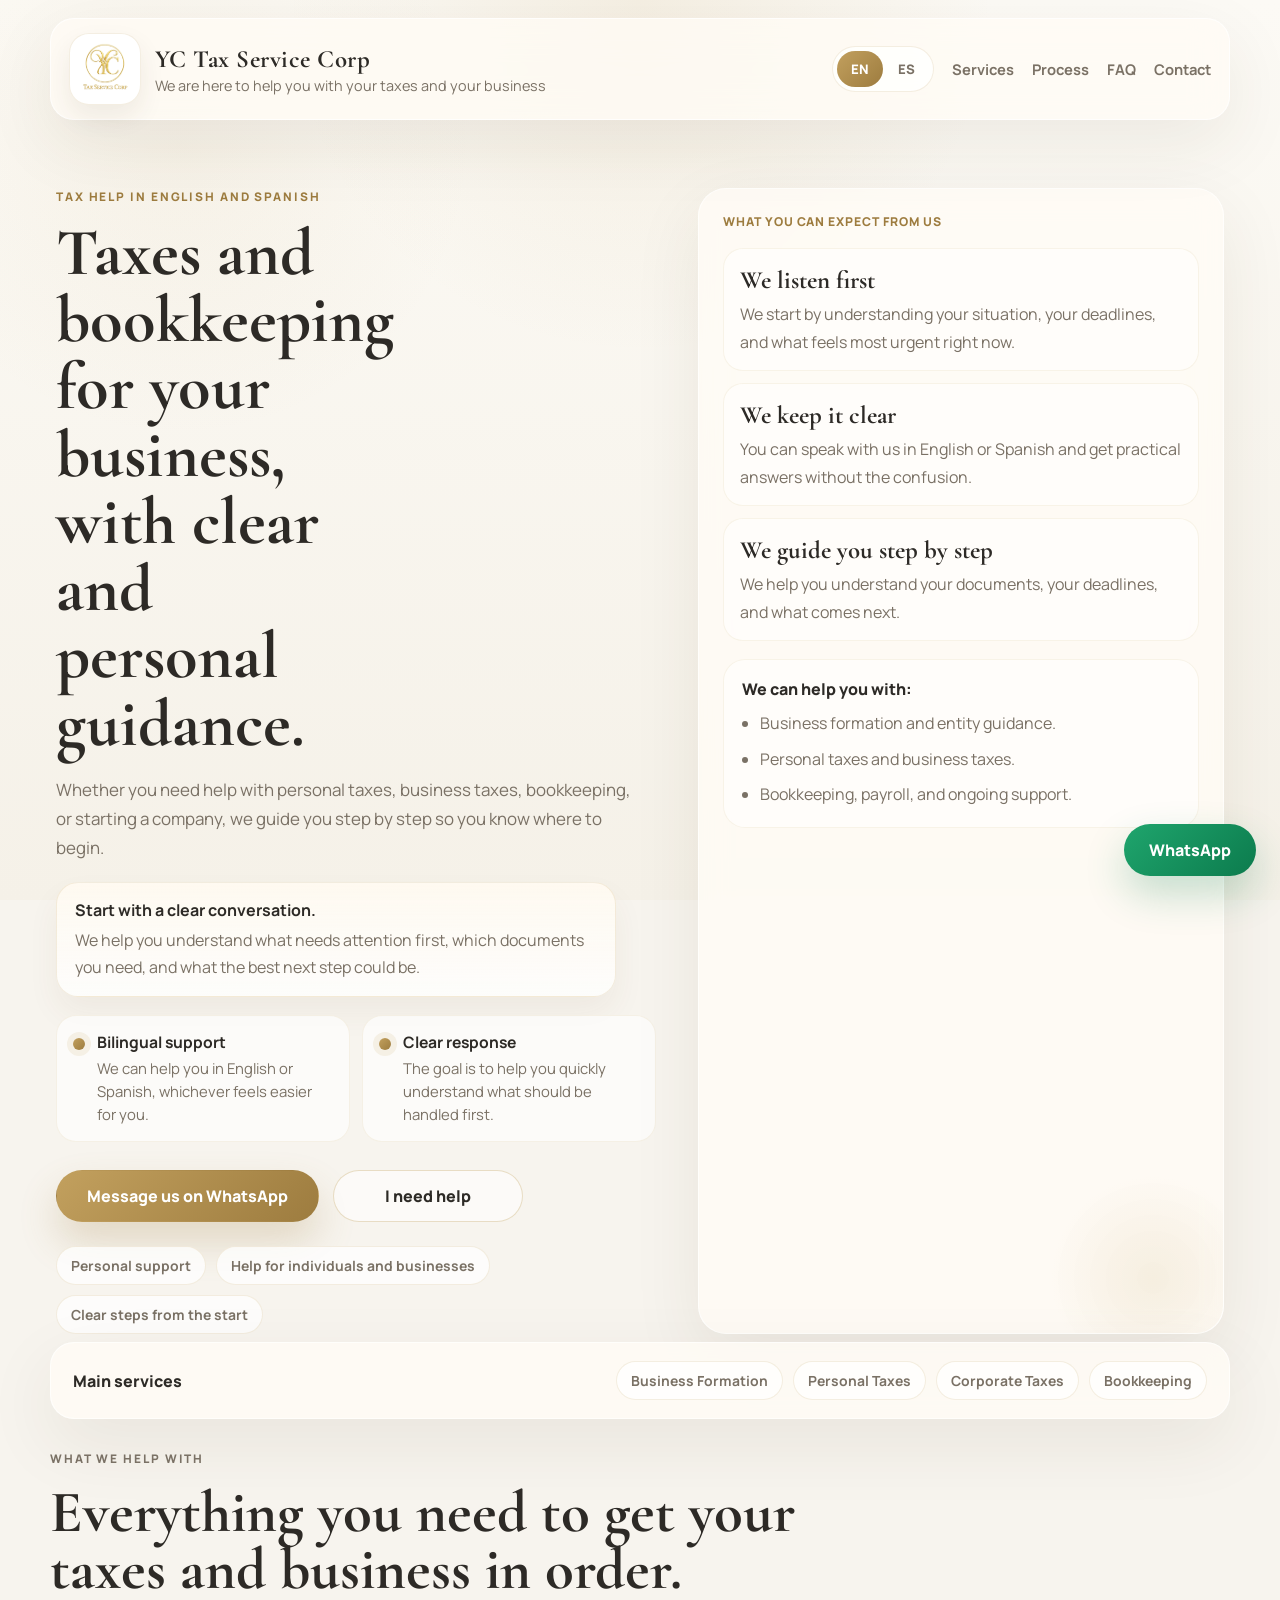
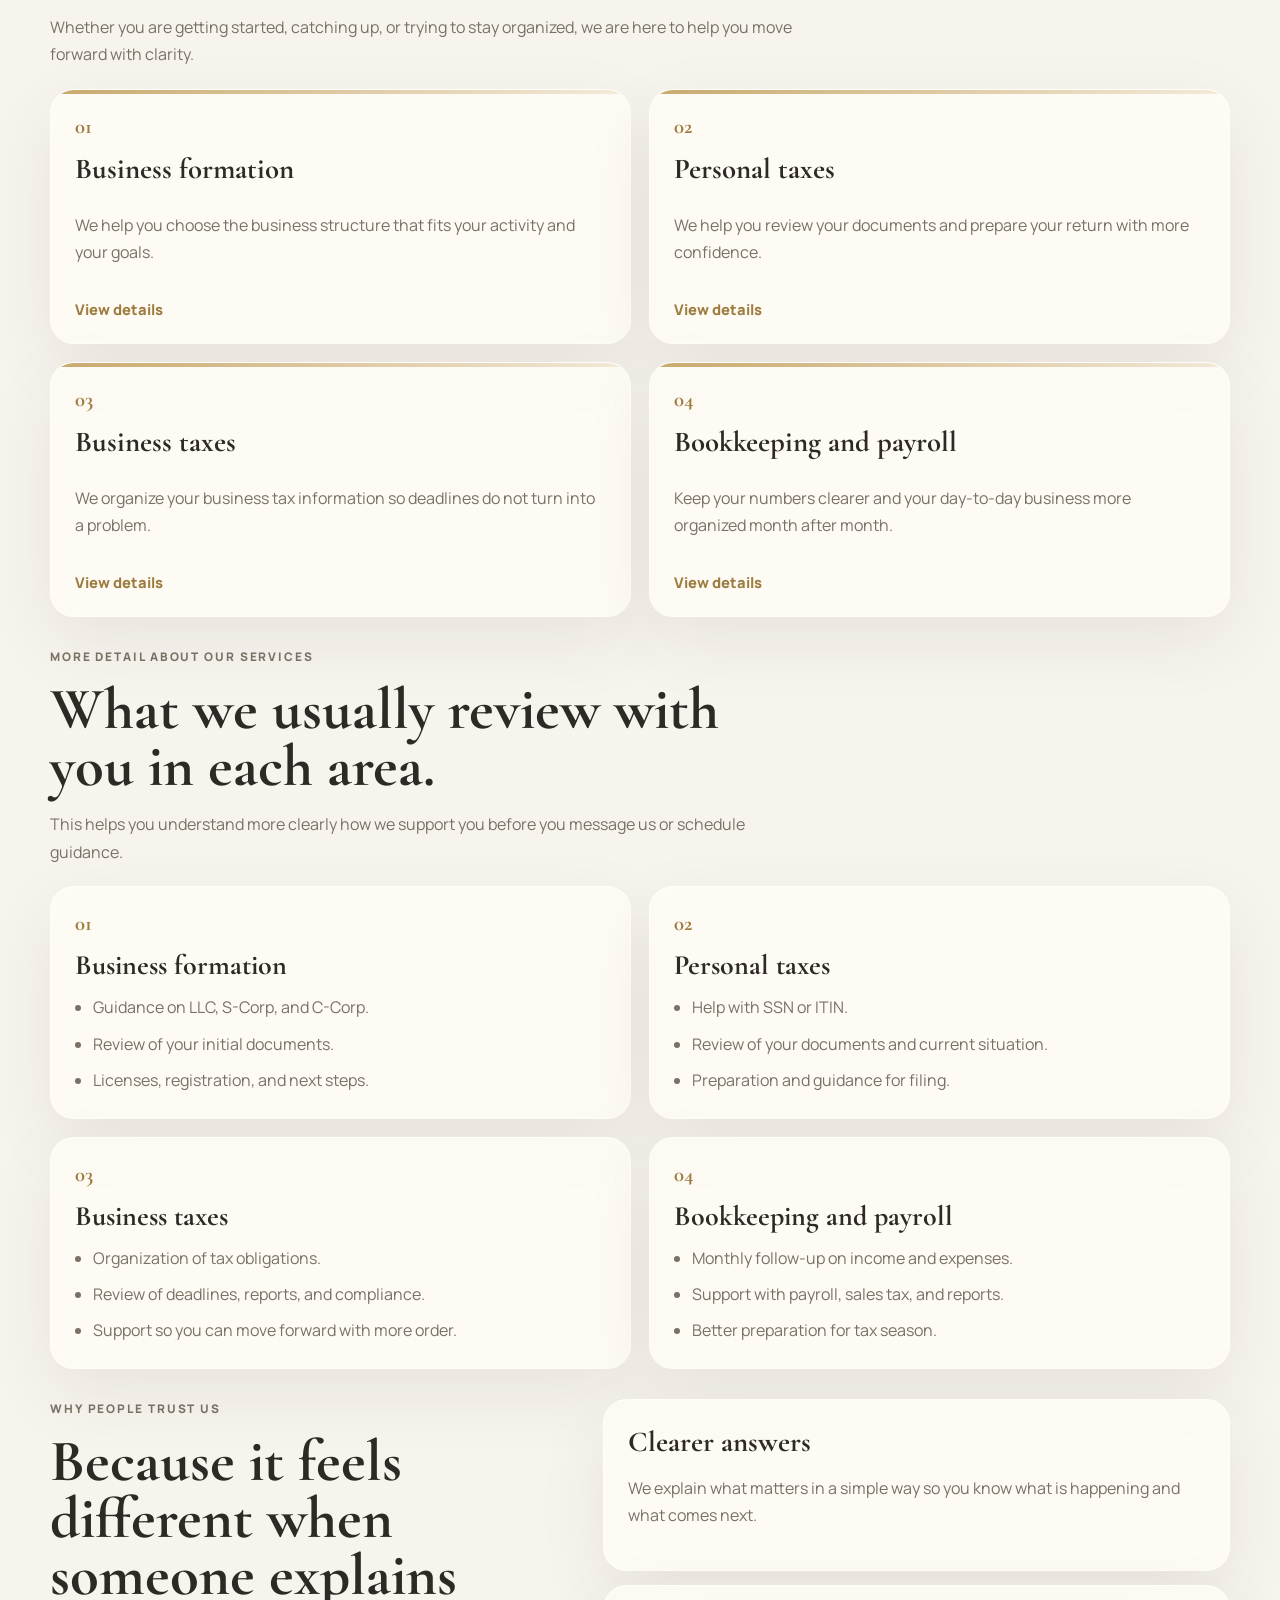
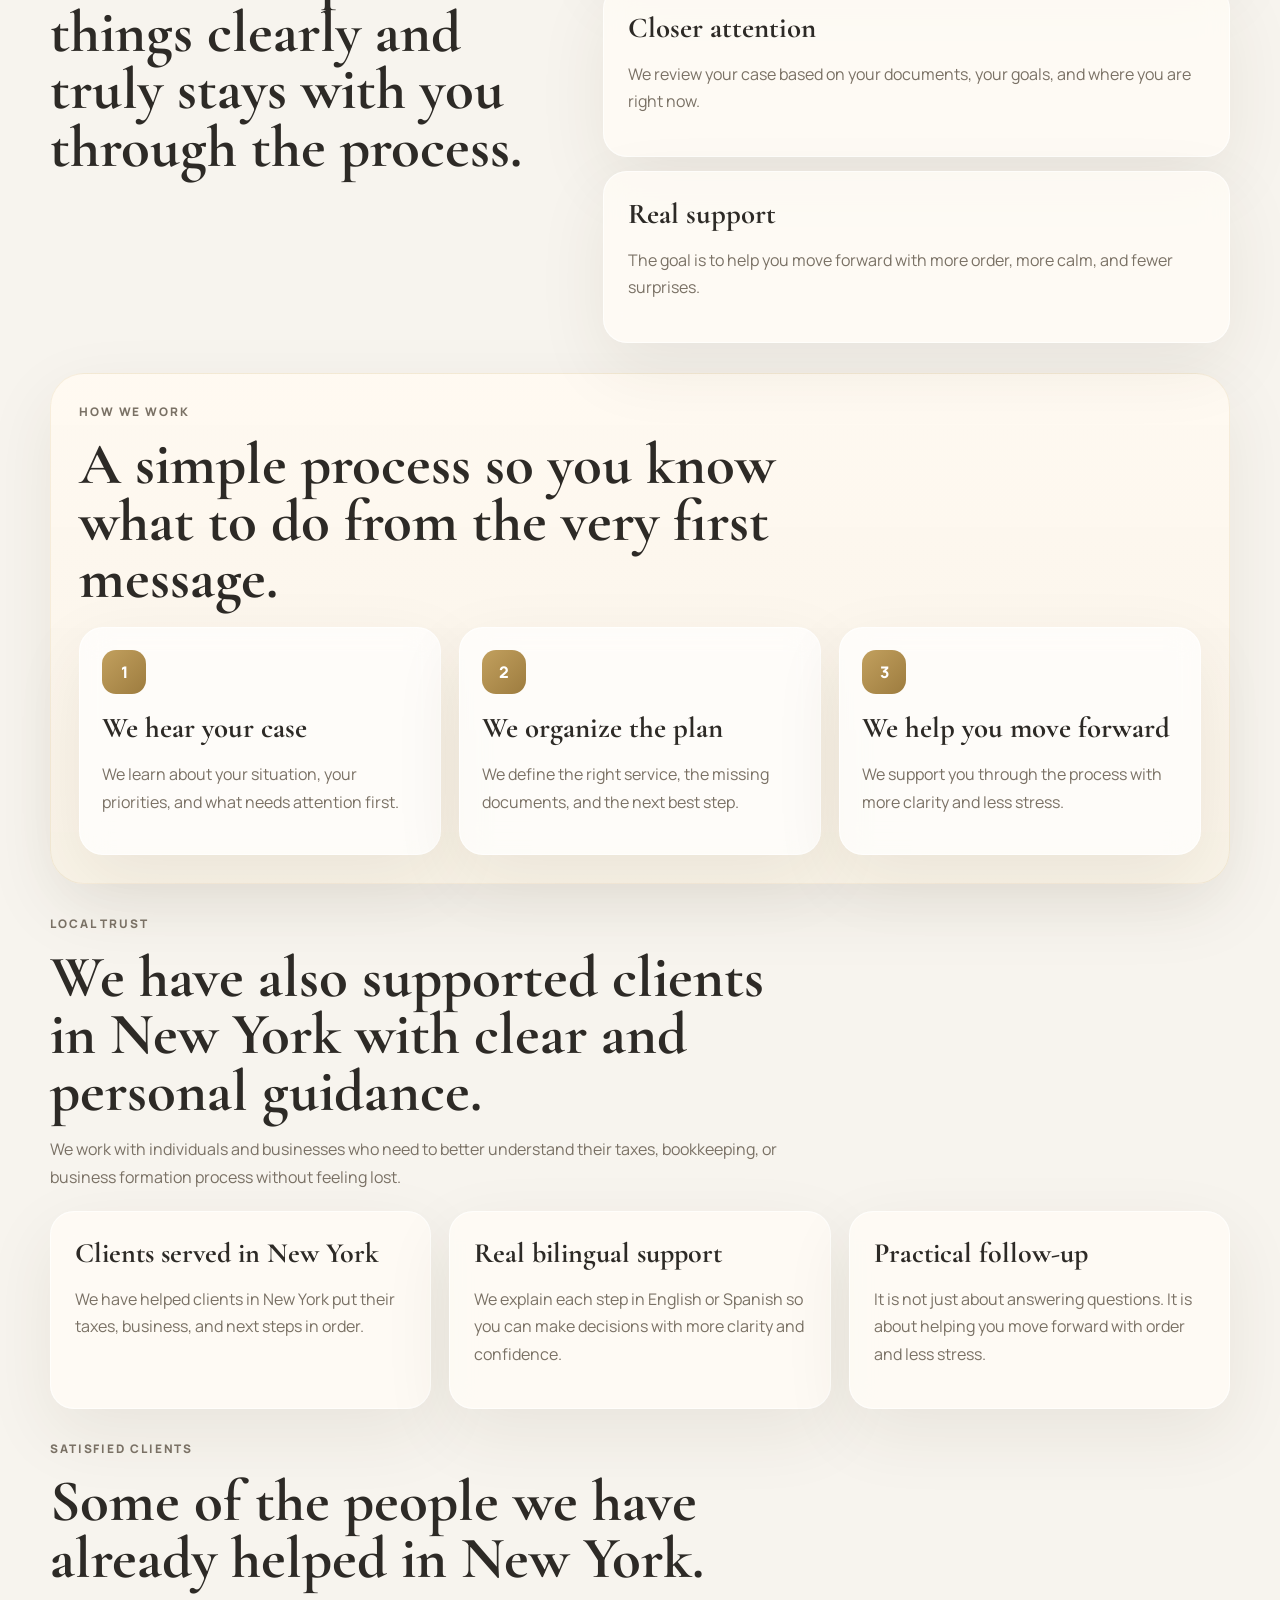
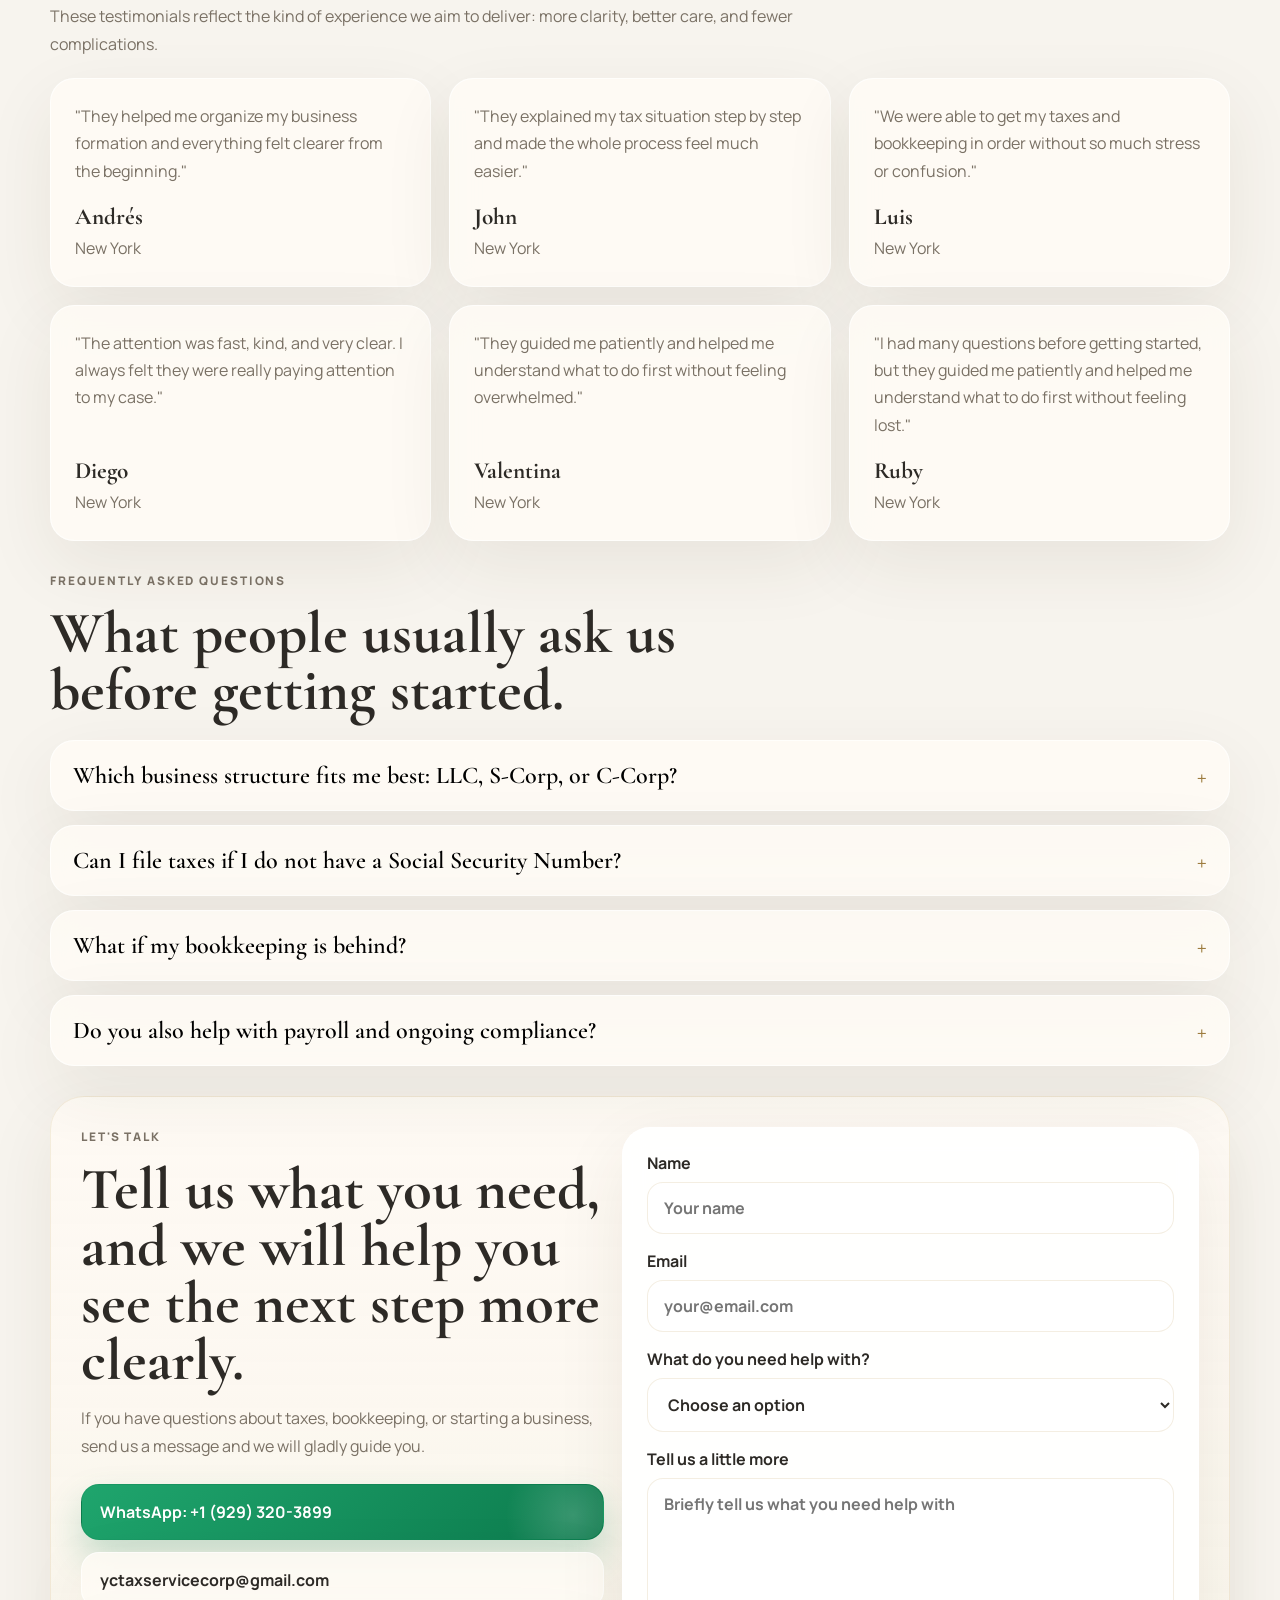
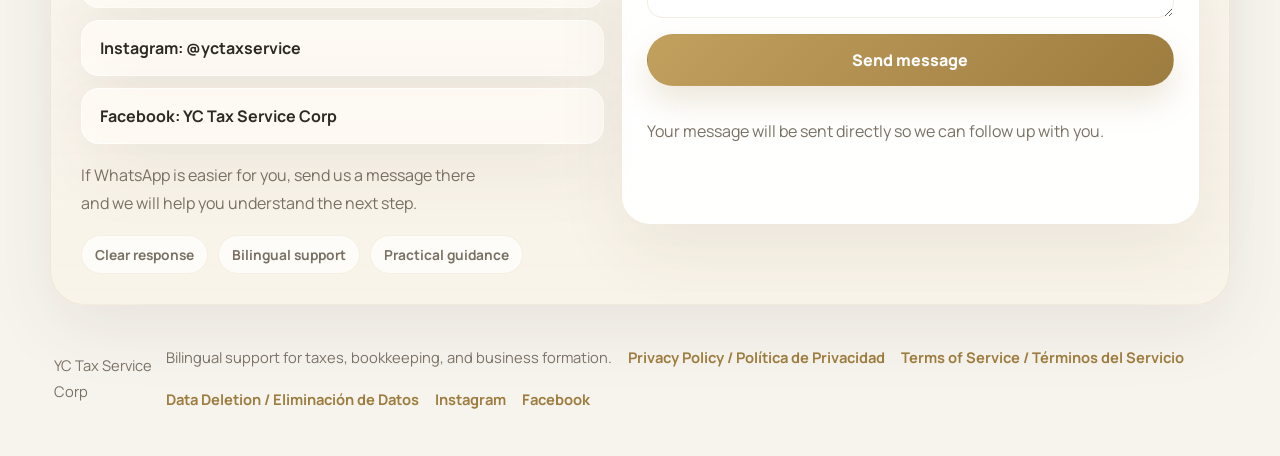
<file: docs/index.html>
<!doctype html>
<html lang="en">
  <head>
    <meta charset="UTF-8" />
    <meta name="viewport" content="width=device-width, initial-scale=1.0" />
    <title>YC Tax Service Corp | Taxes, Bookkeeping y Apertura de Empresa</title>
    <meta name="theme-color" content="#f7f4ee" />
    <meta
      name="description"
      content="Soporte bilingue en taxes, bookkeeping y apertura de empresa para personas y negocios en Estados Unidos."
    />
    <meta name="robots" content="index,follow" />
    <link rel="canonical" href="https://yctaxservice.com/" />
    <link rel="icon" href="logo-removebg-preview.png" type="image/png" />
    <link rel="shortcut icon" href="logo-removebg-preview.png" type="image/png" />
    <link rel="apple-touch-icon" href="logo-removebg-preview.png" />
    <link rel="manifest" href="site.webmanifest" />
    <meta property="og:type" content="website" />
    <meta property="og:url" content="https://yctaxservice.com/" />
    <meta property="og:site_name" content="YC Tax Service Corp" />
    <meta property="og:title" content="YC Tax Service Corp | Taxes, Bookkeeping y Apertura de Empresa" />
    <meta property="og:description" content="Soporte bilingue en taxes, bookkeeping y apertura de empresa con una experiencia clara, cercana y profesional." />
    <meta property="og:image" content="https://yctaxservice.com/social-preview.svg" />
    <meta property="og:image:type" content="image/svg+xml" />
    <meta property="og:image:width" content="1200" />
    <meta property="og:image:height" content="630" />
    <meta property="og:locale" content="es_US" />
    <meta property="og:locale:alternate" content="en_US" />
    <meta name="twitter:card" content="summary_large_image" />
    <meta name="twitter:title" content="YC Tax Service Corp | Taxes, Bookkeeping y Apertura de Empresa" />
    <meta name="twitter:description" content="Soporte bilingue en taxes, bookkeeping y apertura de empresa con una experiencia clara, cercana y profesional." />
    <meta name="twitter:image" content="https://yctaxservice.com/social-preview.svg" />
    <script type="application/ld+json">
      {
        "@context": "https://schema.org",
        "@type": "AccountingService",
        "name": "YC Tax Service Corp",
        "url": "https://yctaxservice.com/",
        "logo": "https://yctaxservice.com/logo-removebg-preview.png",
        "image": "https://yctaxservice.com/social-preview.svg",
        "telephone": "+1-929-320-3899",
        "email": "yctaxservicecorp@gmail.com",
        "areaServed": "United States",
        "priceRange": "$$",
        "availableLanguage": ["English", "Spanish"],
        "sameAs": [
          "https://www.instagram.com/yctaxservice/",
          "https://www.facebook.com/people/YC-Tax-Service-Corp/61575981033093/"
        ],
        "description": "Bilingual support for personal taxes, business taxes, bookkeeping and business formation in the United States."
      }
    </script>
    <link rel="preconnect" href="https://fonts.googleapis.com" />
    <link rel="preconnect" href="https://fonts.gstatic.com" crossorigin />
    <link
      href="https://fonts.googleapis.com/css2?family=Cormorant+Garamond:wght@500;600;700&family=Manrope:wght@400;500;600;700;800&display=swap"
      rel="stylesheet"
    />
    <link rel="stylesheet" href="styles.css" />
    <script src="site-config.js"></script>
  </head>
  <body>
    <div class="site-bg"></div>
    <div class="page-shell">
      <header class="site-header" id="top">
        <a class="brand-block" href="#top" aria-label="YC Tax Service Corp home">
          <span class="brand-logo-shell">
            <img class="brand-logo" src="logo-removebg-preview.png" data-fallback-src="logo.jpg" alt="YC Tax Service Corp logo" />
          </span>
          <div class="brand-copy">
            <p class="brand-name">YC Tax Service Corp</p>
            <p class="brand-note" data-i18n="brandNote">Aqui estamos para ayudarte con tus taxes y tu negocio</p>
          </div>
        </a>

        <div class="header-actions">
          <div class="language-switch" aria-label="Language selector">
            <button class="language-button" type="button" data-lang="en">EN</button>
            <button class="language-button" type="button" data-lang="es">ES</button>
          </div>
          <button class="menu-toggle" type="button" aria-expanded="false" aria-controls="site-nav" aria-label="Open menu">
            <span></span>
            <span></span>
          </button>
        </div>

        <nav class="site-nav" id="site-nav">
          <a href="#services" data-i18n="navServices">Services</a>
          <a href="#process" data-i18n="navProcess">Process</a>
          <a href="#faq" data-i18n="navFaq">FAQ</a>
          <a href="#contact" data-i18n="navContact">Contact</a>
        </nav>
      </header>

      <nav class="mobile-section-dock" aria-label="Quick navigation">
        <a href="#services" data-i18n="mobileDockServices">Servicios</a>
        <a href="#service-details" data-i18n="mobileDockDetails">Detalles</a>
        <a href="#process" data-i18n="mobileDockProcess">Proceso</a>
        <a href="#faq" data-i18n="mobileDockFaq">FAQ</a>
        <a href="#contact" data-i18n="mobileDockContact">Contacto</a>
      </nav>

      <main>
        <section class="hero-section">
          <div class="hero-copy reveal-on-scroll is-visible">
            <p class="eyebrow" data-i18n="heroEyebrow">Tax help in English and Spanish</p>
            <h1 data-i18n="heroTitle">Taxes y bookkeeping para tu negocio, con ayuda clara y cercana.</h1>
            <p class="hero-text" data-i18n="heroText">
              Si necesitas ayuda con taxes personales, taxes de negocio, bookkeeping o apertura de empresa, te guiamos paso a paso para que sepas por donde empezar.
            </p>

            <div class="hero-highlight">
              <strong data-i18n="heroHighlightTitle">Empieza por una conversacion clara.</strong>
              <p data-i18n="heroHighlightText">Te ayudamos a entender que revisar primero, que documentos hacen falta y cual podria ser el mejor siguiente paso.</p>
            </div>

            <div class="hero-proof">
              <article class="proof-item">
                <span class="proof-mark"></span>
                <div>
                  <strong data-i18n="proof1Title">Atencion bilingue</strong>
                  <p data-i18n="proof1Text">Te atendemos en ingles o espanol, como te sientas mas comodo.</p>
                </div>
              </article>
              <article class="proof-item">
                <span class="proof-mark"></span>
                <div>
                  <strong data-i18n="proof2Title">Respuesta cercana</strong>
                  <p data-i18n="proof2Text">El objetivo es ayudarte a entender rapido que toca resolver primero.</p>
                </div>
              </article>
            </div>

            <div class="hero-actions">
              <a class="button button-primary whatsapp-link" href="#" target="_blank" rel="noreferrer" data-i18n="heroPrimary">Escribenos por WhatsApp</a>
              <a class="button button-secondary" href="#contact" data-i18n="heroSecondary">Quiero orientación</a>
            </div>

            <div class="confidence-bar">
              <span data-i18n="confidence1">Atencion cercana</span>
              <span data-i18n="confidence2">Ayuda para personas y negocios</span>
              <span data-i18n="confidence3">Pasos claros desde el inicio</span>
            </div>
          </div>

          <aside class="hero-panel reveal-on-scroll">
            <p class="panel-label" data-i18n="heroPanelLabel">Lo que puedes esperar de nosotros</p>
            <div class="panel-grid">
              <article>
                <strong data-i18n="panelMetric1Value">Escuchamos tu caso</strong>
                <span data-i18n="panelMetric1Label">Primero entendemos tu situacion, tus fechas y lo que mas te urge resolver.</span>
              </article>
              <article>
                <strong data-i18n="panelMetric2Value">Te hablamos claro</strong>
                <span data-i18n="panelMetric2Label">Puedes comunicarte en ingles o espanol y recibir respuestas practicas, sin enredos.</span>
              </article>
              <article>
                <strong data-i18n="panelMetric3Value">Te guiamos paso a paso</strong>
                <span data-i18n="panelMetric3Label">Te ayudamos a entender documentos, fechas y el siguiente paso con mas confianza.</span>
              </article>
            </div>
            <div class="panel-trust-box">
              <p data-i18n="trustBoxTitle">Podemos ayudarte con:</p>
              <ul>
                <li data-i18n="trustBox1">Apertura de empresa y estructura de negocio.</li>
                <li data-i18n="trustBox2">Taxes personales y taxes de negocio.</li>
                <li data-i18n="trustBox3">Bookkeeping, payroll y seguimiento continuo.</li>
              </ul>
            </div>
          </aside>
        </section>

        <section class="signature-strip reveal-on-scroll">
          <p data-i18n="signatureStripLabel">Servicios principales</p>
          <div>
            <span data-i18n="signatureService1">Business Formation</span>
            <span data-i18n="signatureService2">Personal Taxes</span>
            <span data-i18n="signatureService3">Corporate Taxes</span>
            <span data-i18n="signatureService4">Bookkeeping</span>
          </div>
        </section>

        <section class="services-section" id="services">
          <div class="section-heading reveal-on-scroll">
            <p class="eyebrow" data-i18n="servicesEyebrow">En que te ayudamos</p>
            <h2 data-i18n="servicesTitle">Todo lo que necesitas para poner tus taxes y tu negocio en orden.</h2>
            <p data-i18n="servicesIntro">
              Ya sea que estes empezando, poniendote al dia o buscando mas orden, estamos aqui para ayudarte a avanzar con claridad.
            </p>
            <p class="section-swipe-hint" data-i18n="mobileSwipeHint">Desliza a la izquierda o derecha para ver más.</p>
          </div>

          <div class="services-grid">
            <article class="service-card reveal-on-scroll">
              <span class="service-accent"></span>
              <span class="service-index">01</span>
              <h3 data-i18n="service1Title">Apertura de empresa</h3>
              <p data-i18n="service1Text">Te orientamos para elegir la estructura que mejor encaje con tu actividad y tus metas.</p>
              <a class="service-link" href="apertura-empresa.html" data-i18n="service1Link">Ver detalles</a>
            </article>
            <article class="service-card reveal-on-scroll">
              <span class="service-accent"></span>
              <span class="service-index">02</span>
              <h3 data-i18n="service2Title">Taxes personales</h3>
              <p data-i18n="service2Text">Te ayudamos a revisar tus documentos y preparar tu declaracion con mas seguridad.</p>
              <a class="service-link" href="taxes-personales.html" data-i18n="service2Link">Ver detalles</a>
            </article>
            <article class="service-card reveal-on-scroll">
              <span class="service-accent"></span>
              <span class="service-index">03</span>
              <h3 data-i18n="service3Title">Taxes de negocio</h3>
              <p data-i18n="service3Text">Organizamos la informacion fiscal de tu empresa para que las fechas no se te vengan encima.</p>
              <a class="service-link" href="taxes-negocio.html" data-i18n="service3Link">Ver detalles</a>
            </article>
            <article class="service-card reveal-on-scroll">
              <span class="service-accent"></span>
              <span class="service-index">04</span>
              <h3 data-i18n="service4Title">Bookkeeping y payroll</h3>
              <p data-i18n="service4Text">Manten tus numeros mas claros y tu operacion mejor organizada mes a mes.</p>
              <a class="service-link" href="bookkeeping-payroll.html" data-i18n="service4Link">Ver detalles</a>
            </article>
          </div>
        </section>

        <section class="service-inclusions-section reveal-on-scroll" id="service-details">
          <div class="section-heading">
            <p class="eyebrow" data-i18n="inclusionsEyebrow">Mas detalle sobre nuestros servicios</p>
            <h2 data-i18n="inclusionsTitle">Lo que normalmente revisamos contigo en cada area.</h2>
            <p data-i18n="inclusionsIntro">Asi puedes entender mejor en que te apoyamos antes de escribirnos o agendar una orientacion.</p>
            <p class="section-swipe-hint" data-i18n="mobileSwipeHint">Desliza a la izquierda o derecha para ver más.</p>
          </div>

          <div class="inclusions-grid">
            <article class="inclusion-card">
              <span class="service-index">01</span>
              <h3 data-i18n="inclusion1Title">Apertura de empresa</h3>
              <ul class="inclusion-list">
                <li data-i18n="inclusion1Item1">Orientacion sobre LLC, S-Corp y C-Corp.</li>
                <li data-i18n="inclusion1Item2">Revision de documentos iniciales.</li>
                <li data-i18n="inclusion1Item3">Licencias, registro y siguientes pasos.</li>
              </ul>
            </article>
            <article class="inclusion-card">
              <span class="service-index">02</span>
              <h3 data-i18n="inclusion2Title">Taxes personales</h3>
              <ul class="inclusion-list">
                <li data-i18n="inclusion2Item1">Ayuda con SSN o ITIN.</li>
                <li data-i18n="inclusion2Item2">Revision de documentos y situacion actual.</li>
                <li data-i18n="inclusion2Item3">Preparacion y orientacion para presentar.</li>
              </ul>
            </article>
            <article class="inclusion-card">
              <span class="service-index">03</span>
              <h3 data-i18n="inclusion3Title">Taxes de negocio</h3>
              <ul class="inclusion-list">
                <li data-i18n="inclusion3Item1">Organizacion de obligaciones fiscales.</li>
                <li data-i18n="inclusion3Item2">Revision de fechas, reportes y cumplimiento.</li>
                <li data-i18n="inclusion3Item3">Acompanamiento para avanzar con mas orden.</li>
              </ul>
            </article>
            <article class="inclusion-card">
              <span class="service-index">04</span>
              <h3 data-i18n="inclusion4Title">Bookkeeping y payroll</h3>
              <ul class="inclusion-list">
                <li data-i18n="inclusion4Item1">Seguimiento mensual de ingresos y egresos.</li>
                <li data-i18n="inclusion4Item2">Apoyo con payroll, sales tax y reportes.</li>
                <li data-i18n="inclusion4Item3">Mejor preparacion para tax season.</li>
              </ul>
            </article>
          </div>
        </section>

        <section class="authority-section reveal-on-scroll">
          <div class="authority-copy">
            <p class="eyebrow" data-i18n="authorityEyebrow">Por que confian en nosotros</p>
            <h2 data-i18n="authorityTitle">Porque se siente diferente cuando alguien te explica bien las cosas y de verdad te acompana.</h2>
          </div>
          <div class="authority-list">
            <article>
              <h3 data-i18n="authority1Title">Todo mas claro</h3>
              <p data-i18n="authority1Text">Te explicamos lo importante de forma simple para que sepas que esta pasando y que sigue.</p>
            </article>
            <article>
              <h3 data-i18n="authority2Title">Atencion cercana</h3>
              <p data-i18n="authority2Text">Revisamos tu caso segun tus documentos, tus metas y el momento en el que estas.</p>
            </article>
            <article>
              <h3 data-i18n="authority3Title">Apoyo real</h3>
              <p data-i18n="authority3Text">La idea es ayudarte a avanzar con mas orden, mas calma y menos sorpresas.</p>
            </article>
          </div>
        </section>

        <section class="process-section" id="process">
          <div class="section-heading reveal-on-scroll">
            <p class="eyebrow" data-i18n="processEyebrow">Como trabajamos</p>
            <h2 data-i18n="processTitle">Un proceso simple para que sepas que hacer desde el primer contacto.</h2>
            <p class="section-swipe-hint" data-i18n="mobileSwipeHint">Desliza a la izquierda o derecha para ver más.</p>
          </div>

          <div class="process-grid">
            <article class="process-step reveal-on-scroll">
              <span>1</span>
              <h3 data-i18n="process1Title">Escuchamos tu caso</h3>
              <p data-i18n="process1Text">Entendemos tu situacion, tus prioridades y lo que necesitas resolver primero.</p>
            </article>
            <article class="process-step reveal-on-scroll">
              <span>2</span>
              <h3 data-i18n="process2Title">Organizamos el plan</h3>
              <p data-i18n="process2Text">Definimos el servicio adecuado, los documentos que faltan y el siguiente paso.</p>
            </article>
            <article class="process-step reveal-on-scroll">
              <span>3</span>
              <h3 data-i18n="process3Title">Te ayudamos a avanzar</h3>
              <p data-i18n="process3Text">Te acompanamos para que el proceso avance con mas claridad y menos estres.</p>
            </article>
          </div>
        </section>

        <section class="local-trust-section reveal-on-scroll" id="new-york">
          <div class="section-heading">
            <p class="eyebrow" data-i18n="newYorkEyebrow">Confianza local</p>
            <h2 data-i18n="newYorkTitle">También hemos apoyado a clientes en New York con una atención clara y cercana.</h2>
            <p data-i18n="newYorkIntro">Trabajamos con personas y negocios que necesitan entender mejor sus taxes, su bookkeeping o el proceso para abrir una empresa sin sentirse perdidos.</p>
            <p class="section-swipe-hint" data-i18n="mobileSwipeHint">Desliza a la izquierda o derecha para ver más.</p>
          </div>

          <div class="local-trust-grid">
            <article class="local-trust-card">
              <h3 data-i18n="newYorkCard1Title">Clientes atendidos en New York</h3>
              <p data-i18n="newYorkCard1Text">Hemos ayudado a clientes en New York a poner en orden sus taxes, su negocio y sus siguientes pasos.</p>
            </article>
            <article class="local-trust-card">
              <h3 data-i18n="newYorkCard2Title">Atención bilingüe real</h3>
              <p data-i18n="newYorkCard2Text">Explicamos cada paso en inglés o español para que tomes decisiones con más claridad y confianza.</p>
            </article>
            <article class="local-trust-card">
              <h3 data-i18n="newYorkCard3Title">Seguimiento practico</h3>
              <p data-i18n="newYorkCard3Text">No se trata solo de responder dudas, sino de ayudarte a avanzar con orden y menos estres.</p>
            </article>
          </div>
        </section>

        <section class="testimonials-section reveal-on-scroll" id="testimonials">
          <div class="section-heading">
            <p class="eyebrow" data-i18n="testimonialsEyebrow">Clientes satisfechos</p>
            <h2 data-i18n="testimonialsTitle">Algunas personas a las que ya hemos atendido en New York.</h2>
            <p data-i18n="testimonialsIntro">Estos testimonios resumen el tipo de experiencia que buscamos dar: mas claridad, mejor trato y menos complicaciones.</p>
            <p class="section-swipe-hint" data-i18n="mobileSwipeHint">Desliza a la izquierda o derecha para ver más.</p>
          </div>

          <div class="testimonials-grid">
            <article class="testimonial-card">
              <p class="testimonial-quote" data-i18n="testimonial1Quote">"Me ayudaron con la apertura de mi empresa en un momento en que yo no tenía claro qué estructura me convenía. Me explicaron todo con paciencia y sin complicarme más."</p>
              <div class="testimonial-meta">
                <strong>Andrés</strong>
                <span data-i18n="testimonialLocation">New York</span>
              </div>
            </article>
            <article class="testimonial-card">
              <p class="testimonial-quote" data-i18n="testimonial2Quote">"They helped me understand my personal tax situation step by step. What I appreciated most was how clear and responsive they were the whole time."</p>
              <div class="testimonial-meta">
                <strong>John</strong>
                <span data-i18n="testimonialLocation">New York</span>
              </div>
            </article>
            <article class="testimonial-card">
              <p class="testimonial-quote" data-i18n="testimonial3Quote">"Yo venía con atraso en mis taxes de negocio y pensaba que iba a ser mucho más complicado. Me ayudaron a organizar todo con orden y a entender por dónde empezar."</p>
              <div class="testimonial-meta">
                <strong>Luis</strong>
                <span data-i18n="testimonialLocation">New York</span>
              </div>
            </article>
            <article class="testimonial-card">
              <p class="testimonial-quote" data-i18n="testimonial4Quote">"En mi caso necesitaba apoyo con bookkeeping y seguimiento. Me gustó que no solo respondieron dudas, sino que de verdad me ayudaron a poner orden."</p>
              <div class="testimonial-meta">
                <strong>Diego</strong>
                <span data-i18n="testimonialLocation">New York</span>
              </div>
            </article>
            <article class="testimonial-card">
              <p class="testimonial-quote" data-i18n="testimonial5Quote">"La atención fue rápida, amable y muy clara. Siempre sentí que sí estaban pendientes de mi caso y eso me dio mucha tranquilidad."</p>
              <div class="testimonial-meta">
                <strong>Valentina</strong>
                <span data-i18n="testimonialLocation">New York</span>
              </div>
            </article>
            <article class="testimonial-card">
              <p class="testimonial-quote" data-i18n="testimonial6Quote">"Yo tenía muchas dudas antes de empezar, pero me orientaron con paciencia y me ayudaron a entender qué hacer primero sin sentirme perdida."</p>
              <div class="testimonial-meta">
                <strong>Ruby</strong>
                <span data-i18n="testimonialLocation">New York</span>
              </div>
            </article>
          </div>
        </section>

        <section class="faq-section" id="faq">
          <div class="section-heading reveal-on-scroll">
            <p class="eyebrow" data-i18n="faqEyebrow">Preguntas frecuentes</p>
            <h2 data-i18n="faqTitle">Lo que más nos preguntan antes de empezar.</h2>
          </div>

          <div class="faq-list">
            <article class="faq-item reveal-on-scroll">
              <button class="faq-question" type="button" aria-expanded="false">
                <span data-i18n="faq1Question">¿Qué tipo de empresa me conviene más: LLC, S-Corp o C-Corp?</span>
                <span class="faq-plus">+</span>
              </button>
              <div class="faq-answer">
                <p data-i18n="faq1Answer">Depende de tu actividad, nivel de ingresos, ubicación y metas de crecimiento. La estructura correcta debe ajustarse a tu realidad fiscal.</p>
              </div>
            </article>
            <article class="faq-item reveal-on-scroll">
              <button class="faq-question" type="button" aria-expanded="false">
                <span data-i18n="faq2Question">¿Puedo declarar taxes si no tengo Social Security Number?</span>
                <span class="faq-plus">+</span>
              </button>
              <div class="faq-answer">
                <p data-i18n="faq2Answer">En muchos casos sí, mediante ITIN. El paso importante es preparar bien tu documentación antes de presentar.</p>
              </div>
            </article>
            <article class="faq-item reveal-on-scroll">
              <button class="faq-question" type="button" aria-expanded="false">
                <span data-i18n="faq3Question">¿Qué pasa si llevo el bookkeeping atrasado?</span>
                <span class="faq-plus">+</span>
              </button>
              <div class="faq-answer">
                <p data-i18n="faq3Answer">Se puede ordenar y reconstruir. Cuanto antes se limpie, más fácil será declarar bien y entender el negocio.</p>
              </div>
            </article>
            <article class="faq-item reveal-on-scroll">
              <button class="faq-question" type="button" aria-expanded="false">
                <span data-i18n="faq4Question">¿También ayudan con payroll y otros temas recurrentes?</span>
                <span class="faq-plus">+</span>
              </button>
              <div class="faq-answer">
                <p data-i18n="faq4Answer">Sí. Podemos ayudar a guiar tareas recurrentes de cumplimiento y procesos relacionados con payroll.</p>
              </div>
            </article>
          </div>
        </section>

        <section class="contact-section" id="contact">
          <div class="contact-copy reveal-on-scroll">
            <p class="eyebrow" data-i18n="contactEyebrow">Hablemos</p>
            <h2 data-i18n="contactTitle">Cuéntanos qué necesitas y te ayudamos a ver claro cuál es el siguiente paso.</h2>
            <p data-i18n="contactText">
              Si tienes dudas sobre taxes, bookkeeping o apertura de empresa, mándanos un mensaje y con gusto te orientamos.
            </p>

            <div class="contact-cards">
              <a class="whatsapp-link contact-card-primary" href="#" target="_blank" rel="noreferrer" data-i18n="contactWhatsapp">WhatsApp: +1 (929) 320-3899</a>
              <a href="mailto:yctaxservicecorp@gmail.com">yctaxservicecorp@gmail.com</a>
              <a href="https://www.instagram.com/yctaxservice/" target="_blank" rel="noreferrer" data-i18n="contactInstagram">Instagram: @yctaxservice</a>
              <a href="https://www.facebook.com/people/YC-Tax-Service-Corp/61575981033093/" target="_blank" rel="noreferrer">Facebook: YC Tax Service Corp</a>
            </div>
            <p class="contact-note" data-i18n="contactNote">Si prefieres escribir primero por WhatsApp, te respondemos con un mensaje listo para ayudarte a ubicar el siguiente paso.</p>
            <div class="contact-reassurance">
              <span data-i18n="contactReassurance1">Respuesta clara</span>
              <span data-i18n="contactReassurance2">Atención bilingüe</span>
              <span data-i18n="contactReassurance3">Orientación práctica</span>
            </div>
          </div>

          <form class="contact-form reveal-on-scroll" id="contact-form">
            <label>
              <span data-i18n="formNameLabel">Nombre</span>
              <input type="text" name="name" data-i18n-placeholder="formNamePlaceholder" placeholder="Tu nombre" required />
            </label>
            <label>
              <span data-i18n="formEmailLabel">Email</span>
              <input type="email" name="email" data-i18n-placeholder="formEmailPlaceholder" placeholder="your@email.com" required />
            </label>
            <label>
              <span data-i18n="formServiceLabel">¿En qué te ayudamos?</span>
              <select name="service" required>
                <option value="" data-i18n="formServicePlaceholder">Selecciona una opción</option>
                <option value="business" data-i18n="formService1">Apertura de empresa</option>
                <option value="personal" data-i18n="formService2">Taxes personales</option>
                <option value="corporate" data-i18n="formService3">Taxes de negocio</option>
                <option value="bookkeeping" data-i18n="formService4">Bookkeeping / payroll</option>
              </select>
            </label>
            <label>
              <span data-i18n="formMessageLabel">Cuéntanos un poco</span>
              <textarea name="message" rows="5" data-i18n-placeholder="formMessagePlaceholder" placeholder="Cuéntanos brevemente qué necesitas" required></textarea>
            </label>
            <input type="hidden" name="_subject" value="YC Tax website contact" />
            <input type="text" name="_honey" class="form-honeypot" tabindex="-1" autocomplete="off" />
            <button class="button button-primary" type="submit" data-i18n="formButton">Enviar mensaje</button>
            <p class="form-note" data-i18n="formNote">Tu mensaje se enviará directamente para que podamos responderte.</p>
            <p class="form-status" id="form-status" aria-live="polite"></p>
          </form>
        </section>
      </main>

      <footer class="site-footer">
        <p>YC Tax Service Corp</p>
        <div class="footer-links">
          <p data-i18n="footerText">Apoyo bilingüe para taxes, bookkeeping y apertura de empresa.</p>
          <a href="privacy.html">Privacy Policy / Política de Privacidad</a>
          <a href="terms.html">Terms of Service / Términos del Servicio</a>
          <a href="data-deletion.html">Data Deletion / Eliminación de Datos</a>
          <a href="https://www.instagram.com/yctaxservice/" target="_blank" rel="noreferrer">Instagram</a>
          <a href="https://www.facebook.com/people/YC-Tax-Service-Corp/61575981033093/" target="_blank" rel="noreferrer">Facebook</a>
        </div>
      </footer>

      <a class="floating-whatsapp whatsapp-link" href="#" target="_blank" rel="noreferrer" data-i18n="floatingWhatsapp" aria-label="WhatsApp YC Tax Service Corp">WhatsApp</a>
    </div>

    <script src="script.js"></script>
  </body>
</html>
</file>
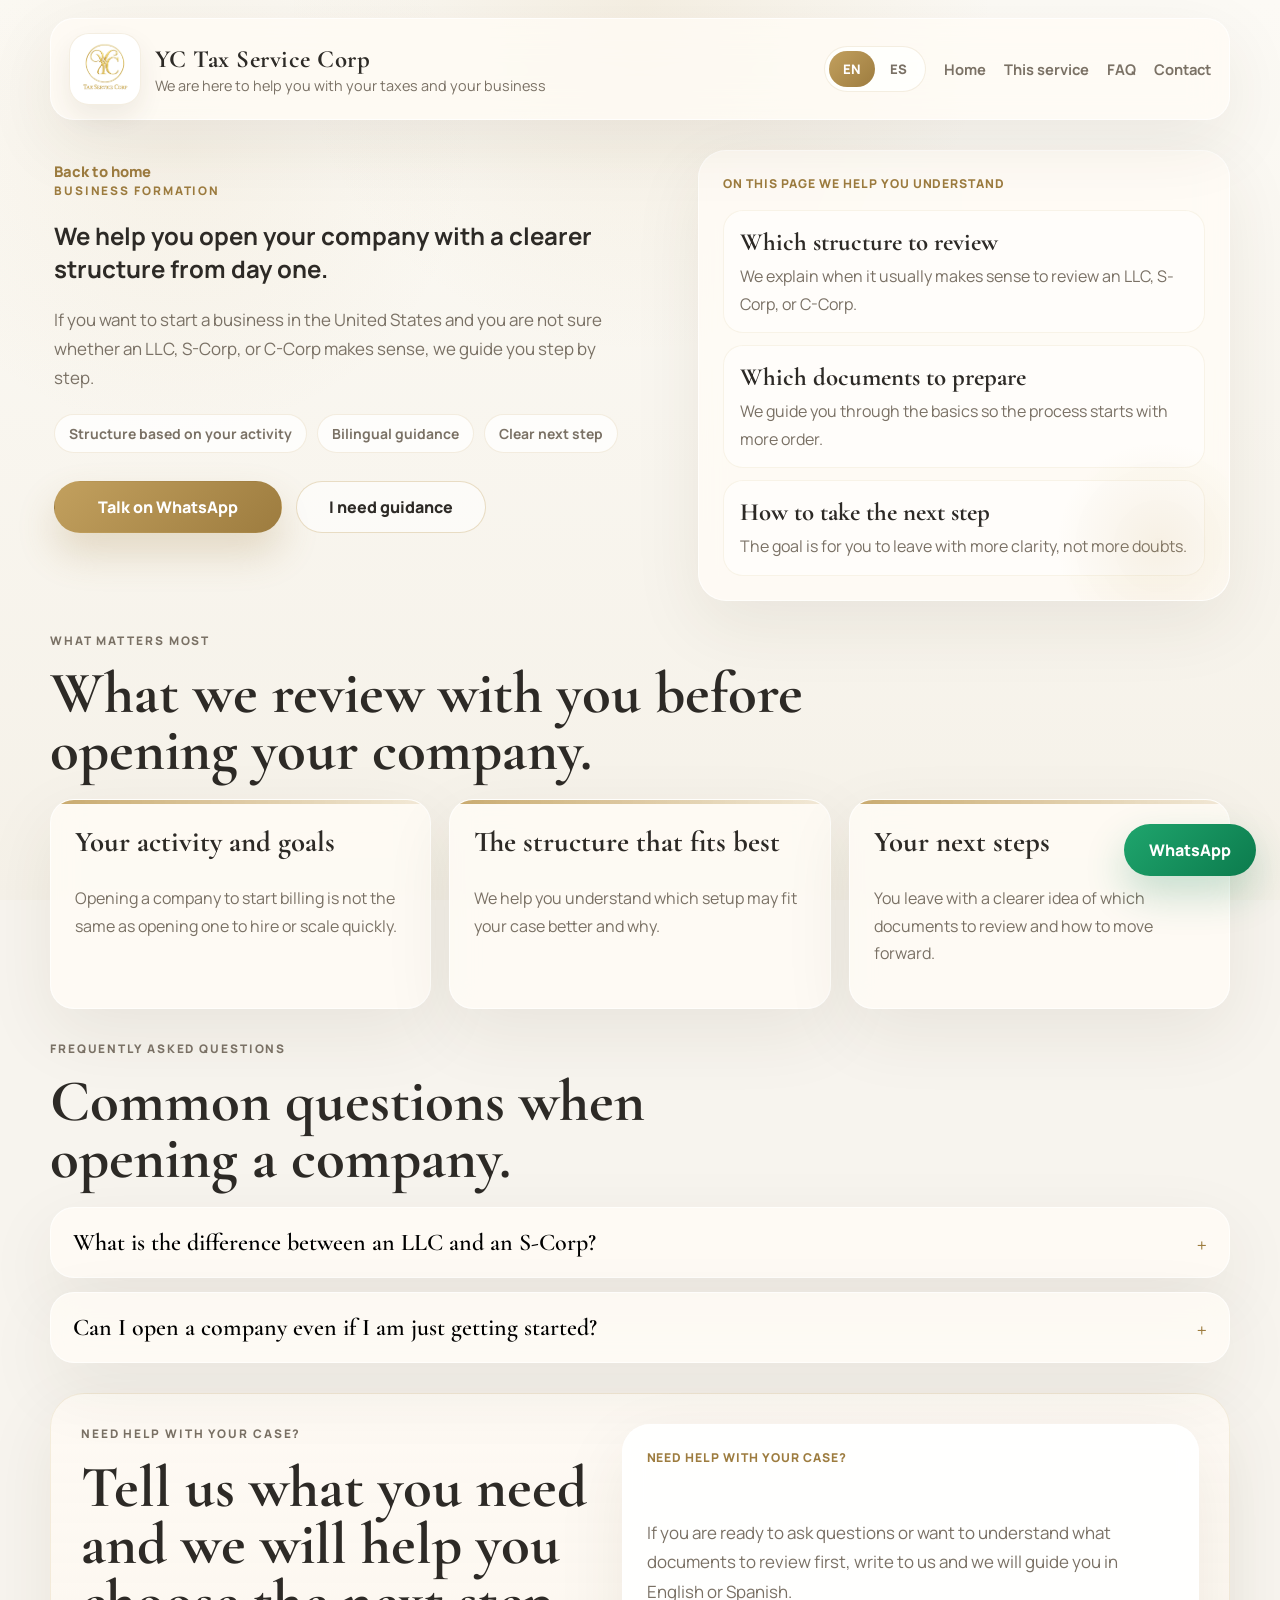
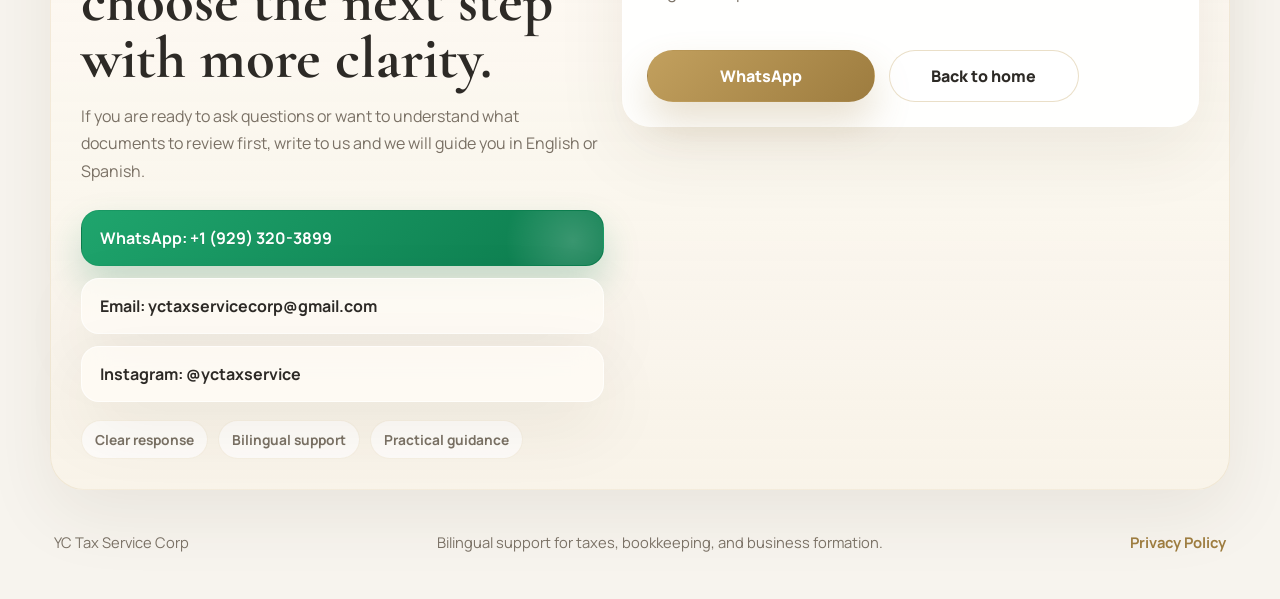
<file: docs/apertura-empresa.html>
<!doctype html>
<html lang="es">
  <head>
    <meta charset="UTF-8" />
    <meta name="viewport" content="width=device-width, initial-scale=1.0" />
    <title>YC Tax Service Corp | Apertura de Empresa</title>
    <meta name="theme-color" content="#f7f4ee" />
    <meta name="description" content="Ayuda para abrir tu empresa en Estados Unidos con una estructura clara, orientacion bilingue y acompanamiento paso a paso." />
    <meta name="robots" content="index,follow" />
    <link rel="canonical" href="https://yctaxservice.com/apertura-empresa.html" />
    <link rel="icon" href="logo-removebg-preview.png" type="image/png" />
    <link rel="shortcut icon" href="logo-removebg-preview.png" type="image/png" />
    <link rel="apple-touch-icon" href="logo-removebg-preview.png" />
    <link rel="manifest" href="site.webmanifest" />
    <meta property="og:type" content="website" />
    <meta property="og:url" content="https://yctaxservice.com/apertura-empresa.html" />
    <meta property="og:title" content="YC Tax Service Corp | Apertura de Empresa" />
    <meta property="og:description" content="Orientacion clara para abrir tu empresa y elegir la estructura adecuada en Estados Unidos." />
    <meta property="og:image" content="https://yctaxservice.com/social-preview.svg" />
    <meta name="twitter:card" content="summary_large_image" />
    <meta name="twitter:title" content="YC Tax Service Corp | Apertura de Empresa" />
    <meta name="twitter:description" content="Orientacion clara para abrir tu empresa y elegir la estructura adecuada en Estados Unidos." />
    <meta name="twitter:image" content="https://yctaxservice.com/social-preview.svg" />
    <link rel="preconnect" href="https://fonts.googleapis.com" />
    <link rel="preconnect" href="https://fonts.gstatic.com" crossorigin />
    <link href="https://fonts.googleapis.com/css2?family=Cormorant+Garamond:wght@500;600;700&family=Manrope:wght@400;500;600;700;800&display=swap" rel="stylesheet" />
    <script src="site-config.js"></script>
    <link rel="stylesheet" href="styles.css" />
  </head>
  <body data-service-page="formation">
    <div class="site-bg"></div>
    <div class="page-shell">
      <header class="site-header" id="top">
        <a class="brand-block" href="index.html" aria-label="YC Tax Service Corp home">
          <span class="brand-logo-shell">
            <img class="brand-logo" src="logo-removebg-preview.png" data-fallback-src="logo.jpg" alt="YC Tax Service Corp logo" />
          </span>
          <div class="brand-copy">
            <p class="brand-name">YC Tax Service Corp</p>
            <p class="brand-note" data-global="brandNote">Aqui estamos para ayudarte con tus taxes y tu negocio</p>
          </div>
        </a>
        <div class="header-actions">
          <div class="language-switch" aria-label="Language selector">
            <button class="language-button" type="button" data-lang="en">EN</button>
            <button class="language-button" type="button" data-lang="es">ES</button>
          </div>
          <button class="menu-toggle" type="button" aria-expanded="false" aria-controls="site-nav" aria-label="Open menu">
            <span></span>
            <span></span>
          </button>
        </div>
        <nav class="site-nav" id="site-nav">
          <a href="index.html" data-global="navServices">Servicios</a>
          <a href="index.html#process" data-global="navProcess">Proceso</a>
          <a href="index.html#faq" data-global="navFaq">FAQ</a>
          <a href="index.html#contact" data-global="navContact">Contacto</a>
        </nav>
      </header>

      <main>
        <section class="service-page-hero reveal-on-scroll is-visible">
          <div class="service-page-copy">
            <a class="page-breadcrumb" href="index.html" data-page="backLink">Volver al inicio</a>
            <p class="eyebrow" data-page="eyebrow">Apertura de empresa</p>
            <h1 data-page="title">Te ayudamos a abrir tu empresa con una estructura clara desde el principio.</h1>
            <p class="hero-text" data-page="intro">Si quieres empezar un negocio en Estados Unidos y no tienes claro si te conviene una LLC, S-Corp o C-Corp, te orientamos paso a paso.</p>
            <div class="confidence-bar service-page-points">
              <span data-page="point1">Evaluacion segun tu actividad</span>
              <span data-page="point2">Orientacion en ingles y espanol</span>
              <span data-page="point3">Siguiente paso claro</span>
            </div>
            <div class="hero-actions">
              <a class="button button-primary whatsapp-link" href="#" target="_blank" rel="noreferrer" data-page="primaryCta">Hablar por WhatsApp</a>
              <a class="button button-secondary" href="index.html#contact" data-page="secondaryCta">Quiero orientacion</a>
            </div>
          </div>
          <aside class="hero-panel reveal-on-scroll is-visible">
            <p class="panel-label" data-page="panelLabel">En esta pagina te ayudamos a entender</p>
            <div class="panel-grid">
              <article>
                <strong data-page="panel1Title">Que estructura mirar</strong>
                <span data-page="panel1Text">Te explicamos cuando suele tener sentido revisar LLC, S-Corp o C-Corp.</span>
              </article>
              <article>
                <strong data-page="panel2Title">Que documentos preparar</strong>
                <span data-page="panel2Text">Te orientamos sobre lo basico para que el proceso arranque con mas orden.</span>
              </article>
              <article>
                <strong data-page="panel3Title">Como dar el siguiente paso</strong>
                <span data-page="panel3Text">La idea es que salgas con mas claridad, no con mas dudas.</span>
              </article>
            </div>
          </aside>
        </section>

        <section class="services-section reveal-on-scroll">
          <div class="section-heading">
            <p class="eyebrow" data-page="detailsEyebrow">Lo mas importante</p>
            <h2 data-page="detailsTitle">Lo que revisamos contigo antes de abrir tu empresa.</h2>
          </div>
          <div class="services-grid service-details-grid">
            <article class="service-card">
              <span class="service-accent"></span>
              <h3 data-page="detail1Title">Tu actividad y objetivos</h3>
              <p data-page="detail1Text">No es lo mismo abrir una empresa para empezar a facturar, contratar o crecer rapido.</p>
            </article>
            <article class="service-card">
              <span class="service-accent"></span>
              <h3 data-page="detail2Title">La estructura que mas te conviene</h3>
              <p data-page="detail2Text">Te ayudamos a entender cual puede ajustarse mejor a tu caso y por que.</p>
            </article>
            <article class="service-card">
              <span class="service-accent"></span>
              <h3 data-page="detail3Title">Los siguientes pasos</h3>
              <p data-page="detail3Text">Saldras con una idea mas clara de que documentos revisar y como avanzar.</p>
            </article>
          </div>
        </section>

        <section class="faq-section reveal-on-scroll">
          <div class="section-heading">
            <p class="eyebrow" data-page="faqEyebrow">Preguntas frecuentes</p>
            <h2 data-page="faqTitle">Dudas comunes al momento de abrir una empresa.</h2>
          </div>
          <div class="faq-list">
            <article class="faq-item">
              <button class="faq-question" type="button" aria-expanded="false">
                <span data-page="faq1Question">Que diferencia hay entre LLC y S-Corp?</span>
                <span class="faq-plus">+</span>
              </button>
              <div class="faq-answer"><p data-page="faq1Answer">Depende de como generas ingresos, cuanto facturas y que metas tienes con el negocio.</p></div>
            </article>
            <article class="faq-item">
              <button class="faq-question" type="button" aria-expanded="false">
                <span data-page="faq2Question">Puedo abrir mi empresa aunque apenas voy empezando?</span>
                <span class="faq-plus">+</span>
              </button>
              <div class="faq-answer"><p data-page="faq2Answer">Si. Justamente es mejor ordenar la estructura desde el inicio para evitar correcciones despues.</p></div>
            </article>
          </div>
        </section>
      </main>

      <footer class="site-footer">
        <p>YC Tax Service Corp</p>
        <p data-global="footerText">Apoyo bilingue para taxes, bookkeeping y apertura de empresa.</p>
      </footer>

      <a class="floating-whatsapp whatsapp-link" href="#" target="_blank" rel="noreferrer" data-global="floatingWhatsapp" aria-label="WhatsApp YC Tax Service Corp">WhatsApp</a>
    </div>

    <script src="service-pages.js"></script>
  </body>
</html>
</file>
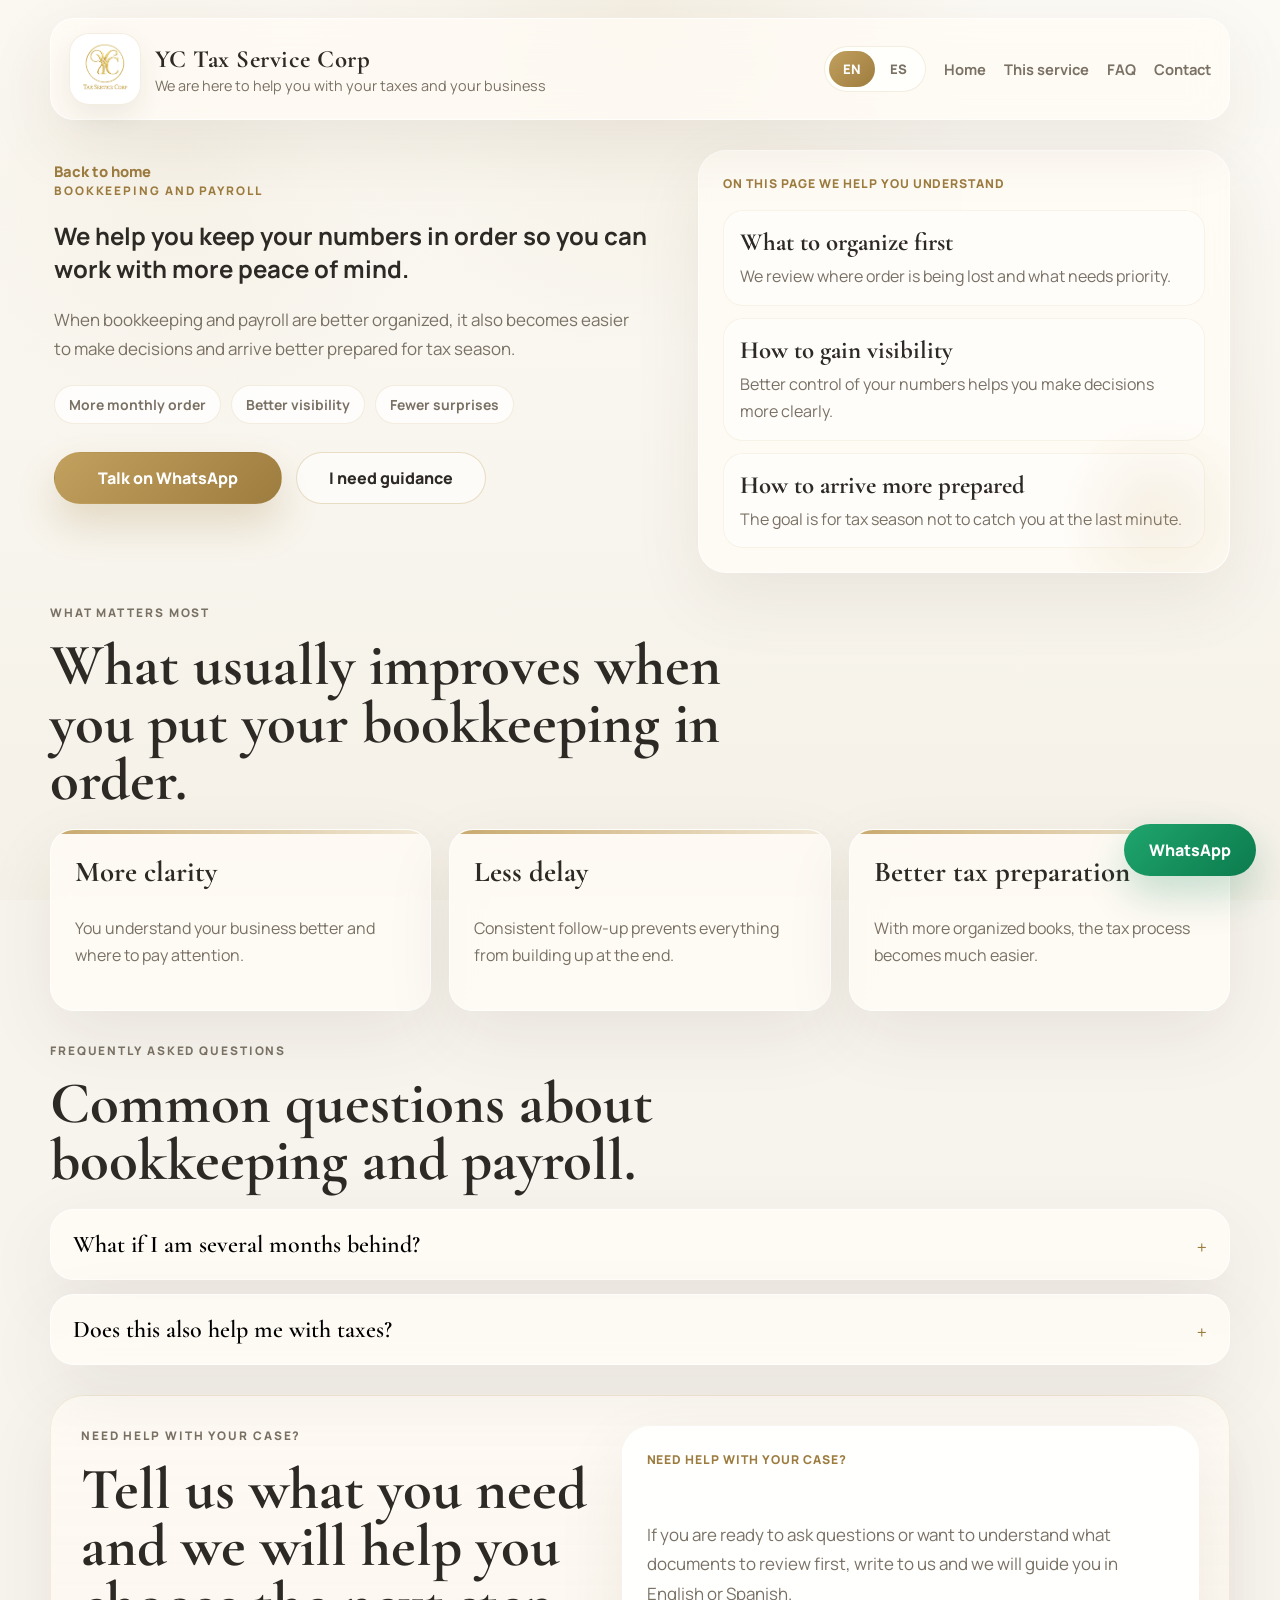
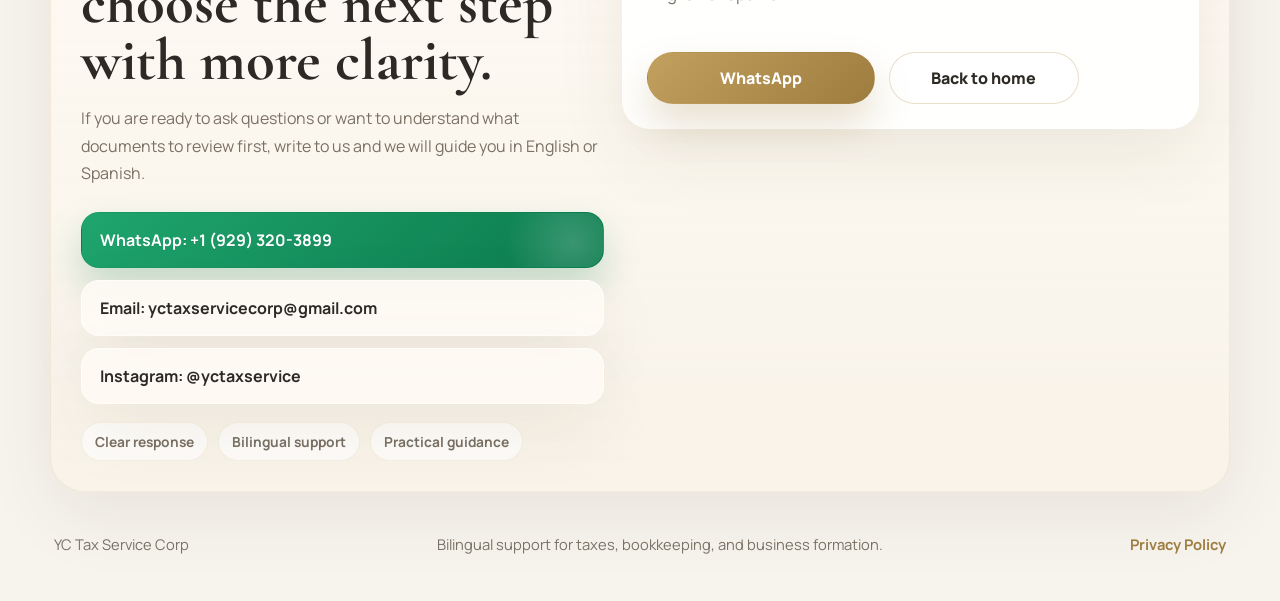
<file: docs/bookkeeping-payroll.html>
<!doctype html>
<html lang="es">
  <head>
    <meta charset="UTF-8" />
    <meta name="viewport" content="width=device-width, initial-scale=1.0" />
    <title>YC Tax Service Corp | Bookkeeping y Payroll</title>
    <meta name="theme-color" content="#f7f4ee" />
    <meta name="description" content="Bookkeeping y payroll con mas orden, mejor seguimiento y menos sorpresas para tu negocio." />
    <meta name="robots" content="index,follow" />
    <link rel="canonical" href="https://yctaxservice.com/bookkeeping-payroll.html" />
    <link rel="icon" href="logo-removebg-preview.png" type="image/png" />
    <link rel="shortcut icon" href="logo-removebg-preview.png" type="image/png" />
    <link rel="apple-touch-icon" href="logo-removebg-preview.png" />
    <link rel="manifest" href="site.webmanifest" />
    <meta property="og:type" content="website" />
    <meta property="og:url" content="https://yctaxservice.com/bookkeeping-payroll.html" />
    <meta property="og:title" content="YC Tax Service Corp | Bookkeeping y Payroll" />
    <meta property="og:description" content="Apoyo para mantener tu bookkeeping y payroll con mas orden, claridad y seguimiento." />
    <meta property="og:image" content="https://yctaxservice.com/social-preview.svg" />
    <meta name="twitter:card" content="summary_large_image" />
    <meta name="twitter:title" content="YC Tax Service Corp | Bookkeeping y Payroll" />
    <meta name="twitter:description" content="Apoyo para mantener tu bookkeeping y payroll con mas orden, claridad y seguimiento." />
    <meta name="twitter:image" content="https://yctaxservice.com/social-preview.svg" />
    <link rel="preconnect" href="https://fonts.googleapis.com" />
    <link rel="preconnect" href="https://fonts.gstatic.com" crossorigin />
    <link href="https://fonts.googleapis.com/css2?family=Cormorant+Garamond:wght@500;600;700&family=Manrope:wght@400;500;600;700;800&display=swap" rel="stylesheet" />
    <script src="site-config.js"></script>
    <link rel="stylesheet" href="styles.css" />
  </head>
  <body data-service-page="bookkeeping">
    <div class="site-bg"></div>
    <div class="page-shell">
      <header class="site-header" id="top"><a class="brand-block" href="index.html" aria-label="YC Tax Service Corp home"><span class="brand-logo-shell"><img class="brand-logo" src="logo-removebg-preview.png" data-fallback-src="logo.jpg" alt="YC Tax Service Corp logo" /></span><div class="brand-copy"><p class="brand-name">YC Tax Service Corp</p><p class="brand-note" data-global="brandNote">Aqui estamos para ayudarte con tus taxes y tu negocio</p></div></a><div class="header-actions"><div class="language-switch" aria-label="Language selector"><button class="language-button" type="button" data-lang="en">EN</button><button class="language-button" type="button" data-lang="es">ES</button></div><button class="menu-toggle" type="button" aria-expanded="false" aria-controls="site-nav" aria-label="Open menu"><span></span><span></span></button></div><nav class="site-nav" id="site-nav"><a href="index.html" data-global="navServices">Servicios</a><a href="index.html#process" data-global="navProcess">Proceso</a><a href="index.html#faq" data-global="navFaq">FAQ</a><a href="index.html#contact" data-global="navContact">Contacto</a></nav></header>
      <main>
        <section class="service-page-hero reveal-on-scroll is-visible"><div class="service-page-copy"><a class="page-breadcrumb" href="index.html" data-page="backLink">Volver al inicio</a><p class="eyebrow" data-page="eyebrow">Bookkeeping y payroll</p><h1 data-page="title">Te ayudamos a mantener tus numeros en orden para trabajar con mas tranquilidad.</h1><p class="hero-text" data-page="intro">Cuando el bookkeeping y el payroll estan mejor organizados, tambien es mas facil tomar decisiones y llegar mejor preparado a tax season.</p><div class="confidence-bar service-page-points"><span data-page="point1">Mas orden mensual</span><span data-page="point2">Mejor visibilidad</span><span data-page="point3">Menos sorpresas</span></div><div class="hero-actions"><a class="button button-primary whatsapp-link" href="#" target="_blank" rel="noreferrer" data-page="primaryCta">Hablar por WhatsApp</a><a class="button button-secondary" href="index.html#contact" data-page="secondaryCta">Quiero orientacion</a></div></div><aside class="hero-panel reveal-on-scroll is-visible"><p class="panel-label" data-page="panelLabel">En esta pagina te ayudamos a entender</p><div class="panel-grid"><article><strong data-page="panel1Title">Que ordenar primero</strong><span data-page="panel1Text">Vemos contigo donde se esta perdiendo el orden y que necesita prioridad.</span></article><article><strong data-page="panel2Title">Como ganar visibilidad</strong><span data-page="panel2Text">Un mejor control de tus numeros ayuda a decidir con mas claridad.</span></article><article><strong data-page="panel3Title">Como llegar mejor preparado</strong><span data-page="panel3Text">La idea es que tax season no te agarre a ultima hora.</span></article></div></aside></section>
        <section class="services-section reveal-on-scroll"><div class="section-heading"><p class="eyebrow" data-page="detailsEyebrow">Lo mas importante</p><h2 data-page="detailsTitle">Lo que suele mejorar cuando pones orden en tu bookkeeping.</h2></div><div class="services-grid service-details-grid"><article class="service-card"><span class="service-accent"></span><h3 data-page="detail1Title">Mas claridad</h3><p data-page="detail1Text">Entiendes mejor como se mueve tu negocio y donde poner atencion.</p></article><article class="service-card"><span class="service-accent"></span><h3 data-page="detail2Title">Menos atraso</h3><p data-page="detail2Text">Tener seguimiento constante evita que todo se acumule al final.</p></article><article class="service-card"><span class="service-accent"></span><h3 data-page="detail3Title">Mejor preparacion fiscal</h3><p data-page="detail3Text">Con mas orden en tus libros, el proceso de taxes se vuelve mucho mas llevadero.</p></article></div></section>
        <section class="faq-section reveal-on-scroll"><div class="section-heading"><p class="eyebrow" data-page="faqEyebrow">Preguntas frecuentes</p><h2 data-page="faqTitle">Dudas comunes sobre bookkeeping y payroll.</h2></div><div class="faq-list"><article class="faq-item"><button class="faq-question" type="button" aria-expanded="false"><span data-page="faq1Question">Que pasa si llevo varios meses atrasado?</span><span class="faq-plus">+</span></button><div class="faq-answer"><p data-page="faq1Answer">Se puede poner al dia. Lo importante es empezar cuanto antes para recuperar control.</p></div></article><article class="faq-item"><button class="faq-question" type="button" aria-expanded="false"><span data-page="faq2Question">Esto tambien me ayuda para taxes?</span><span class="faq-plus">+</span></button><div class="faq-answer"><p data-page="faq2Answer">Si. Un bookkeeping mas ordenado hace que todo el proceso fiscal sea mucho mas claro.</p></div></article></div></section>
      </main>
      <footer class="site-footer"><p>YC Tax Service Corp</p><p data-global="footerText">Apoyo bilingue para taxes, bookkeeping y apertura de empresa.</p></footer>
      <a class="floating-whatsapp whatsapp-link" href="#" target="_blank" rel="noreferrer" data-global="floatingWhatsapp" aria-label="WhatsApp YC Tax Service Corp">WhatsApp</a>
    </div>
    <script src="service-pages.js"></script>
  </body>
</html>
</file>
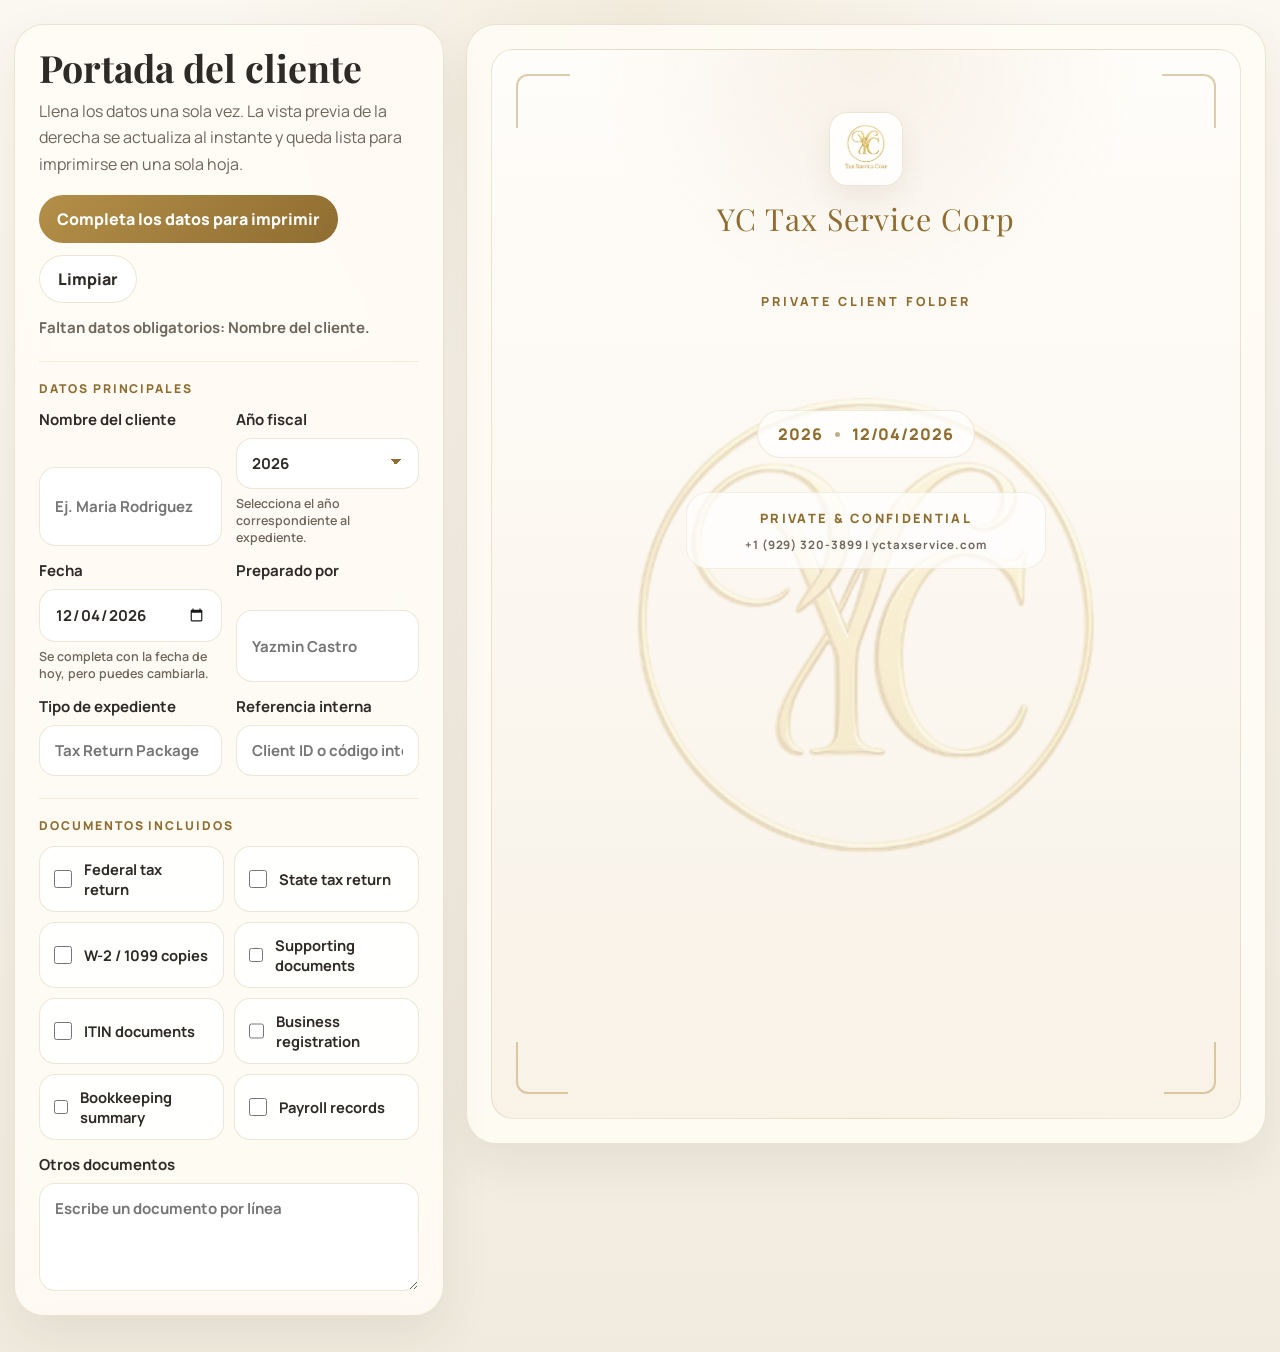
<file: docs/client-folder-cover.html>
<!doctype html>
<html lang="es">
  <head>
    <meta charset="UTF-8" />
    <meta name="viewport" content="width=device-width, initial-scale=1.0" />
    <title>YC Tax Service Corp | Client Folder Cover</title>
    <meta
      name="description"
      content="Portada premium imprimible para carpetas de clientes de YC Tax Service Corp."
    />
    <link rel="icon" href="logo-removebg-preview.png" type="image/png" />
    <link rel="shortcut icon" href="logo-removebg-preview.png" type="image/png" />
    <link rel="apple-touch-icon" href="logo-removebg-preview.png" />
    <link rel="preconnect" href="https://fonts.googleapis.com" />
    <link rel="preconnect" href="https://fonts.gstatic.com" crossorigin />
    <link
      href="https://fonts.googleapis.com/css2?family=Manrope:wght@400;500;600;700;800&family=Playfair+Display:wght@600;700&display=swap"
      rel="stylesheet"
    />
    <style>
      :root {
        --bg: #f5f1e8;
        --bg-soft: #fcfaf5;
        --card: rgba(255, 252, 246, 0.9);
        --line: rgba(179, 143, 72, 0.22);
        --line-strong: rgba(179, 143, 72, 0.38);
        --gold: #b38f48;
        --gold-deep: #8f6d31;
        --text: #2e2a25;
        --muted: #6f665c;
        --shadow: 0 20px 50px rgba(61, 48, 27, 0.08);
      }

      * {
        box-sizing: border-box;
      }

      body {
        margin: 0;
        font-family: "Manrope", sans-serif;
        color: var(--text);
        background:
          radial-gradient(circle at top, rgba(179, 143, 72, 0.12), transparent 28%),
          linear-gradient(180deg, #fbf8f1 0%, #f1ebdf 100%);
      }

      button,
      input,
      textarea,
      select {
        font: inherit;
      }

      .page {
        width: min(1280px, calc(100% - 28px));
        margin: 0 auto;
        padding: 24px 0 36px;
      }

      .builder-shell {
        display: grid;
        grid-template-columns: minmax(320px, 430px) minmax(0, 1fr);
        gap: 22px;
        align-items: start;
      }

      .panel,
      .preview-shell {
        border: 1px solid var(--line);
        border-radius: 30px;
        background: var(--card);
        box-shadow: var(--shadow);
      }

      .panel {
        position: sticky;
        top: 20px;
        padding: 24px;
        backdrop-filter: blur(14px);
      }

      .panel h1 {
        margin: 0;
        font-family: "Playfair Display", serif;
        font-size: 2.35rem;
        line-height: 0.98;
      }

      .panel-copy {
        margin: 12px 0 0;
        color: var(--muted);
        line-height: 1.65;
      }

      .toolbar {
        display: flex;
        gap: 12px;
        margin-top: 18px;
        flex-wrap: wrap;
      }

      .toolbar button {
        min-height: 48px;
        padding: 0 18px;
        border: 0;
        border-radius: 999px;
        font-weight: 800;
        cursor: pointer;
      }

      .toolbar .print-button {
        background: linear-gradient(135deg, var(--gold), var(--gold-deep));
        color: #fff;
      }

      .toolbar .reset-button {
        background: #fff;
        color: var(--text);
        border: 1px solid var(--line);
      }

      .status {
        min-height: 24px;
        margin: 14px 0 0;
        color: var(--muted);
        font-size: 0.94rem;
        font-weight: 700;
      }

      .status.is-ready {
        color: #0f7f4d;
      }

      .field-section {
        margin-top: 22px;
        padding-top: 18px;
        border-top: 1px solid rgba(179, 143, 72, 0.14);
      }

      .field-section:first-of-type {
        margin-top: 20px;
      }

      .field-label {
        margin: 0 0 12px;
        color: var(--gold-deep);
        font-size: 0.76rem;
        font-weight: 800;
        letter-spacing: 0.16em;
        text-transform: uppercase;
      }

      .field-grid {
        display: grid;
        grid-template-columns: repeat(2, minmax(0, 1fr));
        gap: 14px;
      }

      .field-grid.single {
        grid-template-columns: 1fr;
      }

      label.field {
        display: grid;
        gap: 8px;
        font-size: 0.94rem;
        font-weight: 700;
      }

      label.field span {
        color: var(--text);
      }

      input[type="text"],
      input[type="date"],
      select,
      textarea {
        width: 100%;
        padding: 14px 15px;
        border: 1px solid var(--line);
        border-radius: 16px;
        background: #fff;
        color: var(--text);
      }

      input[type="text"]:focus,
      input[type="date"]:focus,
      select:focus,
      textarea:focus {
        outline: none;
        border-color: var(--gold);
        box-shadow: 0 0 0 3px rgba(179, 143, 72, 0.12);
      }

      select {
        appearance: none;
        background-image:
          linear-gradient(45deg, transparent 50%, var(--gold-deep) 50%),
          linear-gradient(135deg, var(--gold-deep) 50%, transparent 50%);
        background-position:
          calc(100% - 22px) calc(50% - 2px),
          calc(100% - 16px) calc(50% - 2px);
        background-size: 6px 6px, 6px 6px;
        background-repeat: no-repeat;
        cursor: pointer;
      }

      input[type="date"] {
        cursor: pointer;
        color-scheme: light;
      }

      input[type="date"]::-webkit-calendar-picker-indicator {
        cursor: pointer;
        opacity: 0.9;
        filter: sepia(1) saturate(1.6) hue-rotate(5deg);
      }

      .field-note {
        margin: -2px 0 0;
        color: var(--muted);
        font-size: 0.78rem;
        font-weight: 600;
      }

      textarea {
        min-height: 108px;
        resize: vertical;
      }

      .doc-grid {
        display: grid;
        grid-template-columns: repeat(2, minmax(0, 1fr));
        gap: 10px;
      }

      .doc-option {
        display: flex;
        align-items: center;
        gap: 12px;
        min-height: 54px;
        padding: 12px 14px;
        border: 1px solid var(--line);
        border-radius: 16px;
        background: rgba(255, 255, 255, 0.84);
        font-size: 0.92rem;
        font-weight: 700;
      }

      .doc-option input {
        width: 18px;
        height: 18px;
        margin: 0;
        accent-color: var(--gold-deep);
      }

      .preview-shell {
        padding: 24px;
      }

      .preview-frame {
        position: relative;
        width: min(850px, 100%);
        min-height: 1070px;
        margin: 0 auto;
        padding: 54px 58px 44px;
        border-radius: 22px;
        border: 1px solid var(--line);
        background:
          radial-gradient(circle at top center, rgba(179, 143, 72, 0.1), transparent 24%),
          linear-gradient(180deg, #fffdfa 0%, #f8f2e7 100%);
        overflow: hidden;
      }

      .preview-frame::before,
      .preview-frame::after,
      .corner-a,
      .corner-b {
        content: "";
        position: absolute;
        width: 52px;
        height: 52px;
        border-color: rgba(179, 143, 72, 0.44);
        border-style: solid;
      }

      .preview-frame::before {
        top: 24px;
        left: 24px;
        border-width: 2px 0 0 2px;
        border-top-left-radius: 12px;
      }

      .preview-frame::after {
        top: 24px;
        right: 24px;
        border-width: 2px 2px 0 0;
        border-top-right-radius: 12px;
      }

      .corner-a {
        bottom: 24px;
        left: 24px;
        border-width: 0 0 2px 2px;
        border-bottom-left-radius: 12px;
      }

      .corner-b {
        right: 24px;
        bottom: 24px;
        border-width: 0 2px 2px 0;
        border-bottom-right-radius: 12px;
      }

      .watermark-logo {
        position: absolute;
        inset: 50% auto auto 50%;
        width: min(540px, 64%);
        transform: translate(-50%, -42%);
        opacity: 0.22;
        pointer-events: none;
        z-index: 0;
      }

      .watermark-logo img {
        display: block;
        width: 100%;
        height: auto;
        object-fit: contain;
      }

      .brand-block {
        position: relative;
        z-index: 1;
        display: grid;
        justify-items: center;
        gap: 12px;
        margin-top: 8px;
      }

      .brand-logo-shell {
        display: inline-flex;
        align-items: center;
        justify-content: center;
        width: 74px;
        height: 74px;
        padding: 8px;
        border-radius: 18px;
        background: rgba(255, 255, 255, 0.88);
        border: 1px solid rgba(179, 143, 72, 0.22);
        box-shadow: 0 12px 30px rgba(68, 52, 31, 0.08);
      }

      .brand-logo-shell img {
        width: 100%;
        height: 100%;
        object-fit: contain;
      }

      .brand-caption {
        margin: 0;
        color: var(--gold-deep);
        font-family: "Playfair Display", serif;
        font-size: 1.9rem;
        letter-spacing: 0.03em;
      }

      .hero-block {
        position: relative;
        z-index: 1;
        margin-top: 54px;
        text-align: center;
      }

      .hero-kicker {
        margin: 0;
        color: var(--gold-deep);
        font-size: 0.78rem;
        font-weight: 800;
        letter-spacing: 0.24em;
        text-transform: uppercase;
      }

      .client-name {
        margin: 18px 0 0;
        font-family: "Playfair Display", serif;
        font-size: clamp(2.9rem, 5vw, 4.2rem);
        line-height: 1;
        color: var(--text);
      }

      .client-meta {
        display: inline-flex;
        align-items: center;
        justify-content: center;
        flex-wrap: wrap;
        gap: 12px;
        margin-top: 18px;
        padding: 12px 20px;
        border-radius: 999px;
        border: 1px solid rgba(179, 143, 72, 0.18);
        background: rgba(255, 255, 255, 0.74);
      }

      .client-meta span,
      .client-meta p {
        margin: 0;
      }

      .client-meta p {
        color: var(--gold-deep);
        font-weight: 800;
        letter-spacing: 0.06em;
      }

      .client-meta .dot {
        width: 5px;
        height: 5px;
        border-radius: 50%;
        background: rgba(143, 109, 49, 0.55);
      }

      .detail-card,
      .documents-card,
      .footer-card {
        border: 1px solid rgba(179, 143, 72, 0.14);
        border-radius: 22px;
        background: rgba(255, 255, 255, 0.72);
      }

      .detail-card {
        position: relative;
        z-index: 1;
        width: min(520px, 100%);
        margin: 34px auto 0;
        padding: 22px 24px;
      }

      .detail-stack {
        display: grid;
        gap: 14px;
      }

      .detail-row {
        text-align: center;
      }

      .detail-row .label {
        display: block;
        margin-bottom: 6px;
        color: var(--gold-deep);
        font-size: 0.72rem;
        font-weight: 800;
        letter-spacing: 0.16em;
        text-transform: uppercase;
      }

      .detail-row .value {
        display: block;
        font-size: 1.08rem;
        font-weight: 800;
      }

      .documents-card {
        position: relative;
        z-index: 1;
        width: min(680px, 100%);
        margin: 30px auto 0;
        padding: 22px 24px;
      }

      .card-title {
        margin: 0 0 14px;
        color: var(--gold-deep);
        font-size: 0.78rem;
        font-weight: 800;
        letter-spacing: 0.18em;
        text-transform: uppercase;
        text-align: center;
      }

      .document-list {
        margin: 0;
        padding: 0;
        list-style: none;
        display: grid;
        grid-template-columns: repeat(2, minmax(0, 1fr));
        gap: 10px 16px;
      }

      .document-list li {
        position: relative;
        padding-left: 22px;
        line-height: 1.6;
        font-weight: 600;
      }

      .document-list li::before {
        content: "";
        position: absolute;
        top: 8px;
        left: 0;
        width: 9px;
        height: 9px;
        border-radius: 50%;
        background: linear-gradient(135deg, var(--gold), var(--gold-deep));
      }

      .footer-card {
        position: relative;
        z-index: 1;
        width: min(360px, 100%);
        margin: 34px auto 0;
        padding: 16px 18px;
        text-align: center;
      }

      .footer-card p {
        margin: 0;
        color: var(--gold-deep);
        font-size: 0.8rem;
        font-weight: 800;
        letter-spacing: 0.18em;
        text-transform: uppercase;
      }

      .footer-contact {
        margin-top: 10px;
        color: var(--muted);
        font-size: 0.72rem;
        font-weight: 700;
        letter-spacing: 0.08em;
        text-transform: none;
      }

      .is-hidden {
        display: none !important;
      }

      .is-empty {
        color: transparent !important;
      }

      @page {
        size: Letter;
        margin: 0.45in;
      }

      @media (max-width: 1020px) {
        .builder-shell {
          grid-template-columns: 1fr;
        }

        .panel {
          position: static;
        }
      }

      @media (max-width: 720px) {
        .page {
          width: min(100% - 18px, 1280px);
        }

        .panel,
        .preview-shell {
          border-radius: 24px;
        }

        .field-grid,
        .doc-grid,
        .document-list {
          grid-template-columns: 1fr;
        }

        .preview-frame {
          min-height: auto;
          padding: 40px 24px 28px;
        }

        .client-meta {
          border-radius: 24px;
        }
      }

      @media print {
        body {
          background: #fff;
        }

        .page {
          width: 100%;
          margin: 0;
          padding: 0;
        }

        .panel,
        .screen-only {
          display: none !important;
        }

        .preview-shell {
          border: 0;
          box-shadow: none;
          background: transparent;
          padding: 0;
        }

        .preview-frame {
          width: 100%;
          min-height: auto;
          margin: 0;
          box-shadow: none;
          break-inside: avoid;
        }
      }
    </style>
  </head>
  <body>
    <main class="page">
      <div class="builder-shell">
        <aside class="panel screen-only">
          <h1>Portada del cliente</h1>
          <p class="panel-copy">
            Llena los datos una sola vez. La vista previa de la derecha se actualiza al instante y queda lista para imprimirse en una sola hoja.
          </p>

          <div class="toolbar">
            <button class="print-button" type="button" data-print-cover disabled>Completa los datos para imprimir</button>
            <button class="reset-button" type="button" data-reset-cover>Limpiar</button>
          </div>
          <p class="status" data-status-message>Faltan datos obligatorios: nombre del cliente, año fiscal y fecha.</p>

          <section class="field-section">
            <p class="field-label">Datos principales</p>
            <div class="field-grid">
              <label class="field">
                <span>Nombre del cliente</span>
                <input type="text" data-sync-target="clientName" data-required="true" placeholder="Ej. Maria Rodriguez" />
              </label>
              <label class="field">
                <span>Año fiscal</span>
                <select data-sync-target="taxYear" data-required="true" data-tax-year-select></select>
                <small class="field-note">Selecciona el año correspondiente al expediente.</small>
              </label>
              <label class="field">
                <span>Fecha</span>
                <input type="date" data-sync-target="date" data-required="true" data-date-input />
                <small class="field-note">Se completa con la fecha de hoy, pero puedes cambiarla.</small>
              </label>
              <label class="field">
                <span>Preparado por</span>
                <input type="text" data-sync-target="preparedBy" placeholder="Yazmin Castro" />
              </label>
              <label class="field">
                <span>Tipo de expediente</span>
                <input type="text" data-sync-target="fileType" placeholder="Tax Return Package" />
              </label>
              <label class="field">
                <span>Referencia interna</span>
                <input type="text" data-sync-target="reference" placeholder="Client ID o código interno" />
              </label>
            </div>
          </section>

          <section class="field-section">
            <p class="field-label">Documentos incluidos</p>
            <div class="doc-grid">
              <label class="doc-option">
                <input type="checkbox" value="Federal tax return" data-document-option />
                <span>Federal tax return</span>
              </label>
              <label class="doc-option">
                <input type="checkbox" value="State tax return" data-document-option />
                <span>State tax return</span>
              </label>
              <label class="doc-option">
                <input type="checkbox" value="W-2 / 1099 copies" data-document-option />
                <span>W-2 / 1099 copies</span>
              </label>
              <label class="doc-option">
                <input type="checkbox" value="Supporting documents" data-document-option />
                <span>Supporting documents</span>
              </label>
              <label class="doc-option">
                <input type="checkbox" value="ITIN documents" data-document-option />
                <span>ITIN documents</span>
              </label>
              <label class="doc-option">
                <input type="checkbox" value="Business registration" data-document-option />
                <span>Business registration</span>
              </label>
              <label class="doc-option">
                <input type="checkbox" value="Bookkeeping summary" data-document-option />
                <span>Bookkeeping summary</span>
              </label>
              <label class="doc-option">
                <input type="checkbox" value="Payroll records" data-document-option />
                <span>Payroll records</span>
              </label>
            </div>

            <div class="field-grid single" style="margin-top: 14px;">
              <label class="field">
                <span>Otros documentos</span>
                <textarea data-custom-documents placeholder="Escribe un documento por línea"></textarea>
              </label>
            </div>
          </section>
        </aside>

        <section class="preview-shell">
          <article class="preview-frame">
            <span class="corner-a"></span>
            <span class="corner-b"></span>
            <div class="watermark-logo" aria-hidden="true">
              <img src="solo-circulo-logo.png" alt="" />
            </div>

            <header class="brand-block">
              <span class="brand-logo-shell">
                <img src="logo-removebg-preview.png" data-fallback-src="logo.jpg" alt="YC Tax Service Corp logo" />
              </span>
              <p class="brand-caption">YC Tax Service Corp</p>
            </header>

            <section class="hero-block">
              <p class="hero-kicker">Private Client Folder</p>
              <h1 class="client-name editable-target is-empty" data-target-id="clientName" data-default="Client Name">Client Name</h1>
              <div class="client-meta">
                <p class="editable-target is-empty" data-target-id="taxYear" data-default="0000">0000</p>
                <span class="dot"></span>
                <p class="editable-target is-empty" data-target-id="date" data-default="MM/DD/YYYY">MM/DD/YYYY</p>
              </div>
            </section>

            <section class="detail-card is-hidden" data-hide-if-empty="detailSection">
              <p class="card-title">Client Information</p>
              <div class="detail-stack">
                <div class="detail-row is-hidden" data-hide-if-empty="preparedBy">
                  <span class="label">Prepared by</span>
                  <span class="value editable-target" data-target-id="preparedBy" data-default=""></span>
                </div>
                <div class="detail-row is-hidden" data-hide-if-empty="fileType">
                  <span class="label">File Type</span>
                  <span class="value editable-target" data-target-id="fileType" data-default=""></span>
                </div>
                <div class="detail-row is-hidden" data-hide-if-empty="reference">
                  <span class="label">Reference</span>
                  <span class="value editable-target" data-target-id="reference" data-default=""></span>
                </div>
              </div>
            </section>

            <section class="documents-card is-hidden" data-hide-if-empty="documentsSection">
              <p class="card-title">Included Documents</p>
              <ul class="document-list" data-document-list></ul>
            </section>

            <footer class="footer-card">
              <p>Private & Confidential</p>
              <div class="footer-contact">+1 (929) 320-3899 | yctaxservice.com</div>
            </footer>
          </article>
        </section>
      </div>
    </main>

    <script>
      (function () {
        const textInputs = document.querySelectorAll('[data-sync-target]');
        const docOptions = document.querySelectorAll('[data-document-option]');
        const customDocuments = document.querySelector('[data-custom-documents]');
        const dateInput = document.querySelector('[data-date-input]');
        const taxYearSelect = document.querySelector('[data-tax-year-select]');
        const printButton = document.querySelector('[data-print-cover]');
        const resetButton = document.querySelector('[data-reset-cover]');
        const statusMessage = document.querySelector('[data-status-message]');
        const documentList = document.querySelector('[data-document-list]');

        function getTodayIso() {
          const today = new Date();
          const offset = today.getTimezoneOffset();
          const localDate = new Date(today.getTime() - offset * 60000);
          return localDate.toISOString().slice(0, 10);
        }

        function populateTaxYearOptions() {
          const currentYear = new Date().getFullYear();
          const fragment = document.createDocumentFragment();

          for (let year = currentYear + 5; year >= currentYear - 10; year -= 1) {
            const option = document.createElement('option');
            option.value = String(year);
            option.textContent = String(year);
            fragment.appendChild(option);
          }

          taxYearSelect.appendChild(fragment);
          taxYearSelect.value = String(currentYear);
        }

        function formatDisplayValue(targetId, value) {
          if (targetId !== 'date' || !value.trim()) {
            return value.trim();
          }

          const date = new Date(value + 'T00:00:00');
          if (Number.isNaN(date.getTime())) {
            return value.trim();
          }

          return date.toLocaleDateString('en-US', {
            month: '2-digit',
            day: '2-digit',
            year: 'numeric'
          });
        }

        function syncValue(targetId, value) {
          const safeValue = value.trim();
          const displayValue = formatDisplayValue(targetId, value);
          document.querySelectorAll('[data-target-id="' + targetId + '"]').forEach((target) => {
            if (safeValue) {
              target.textContent = displayValue;
              target.classList.remove('is-empty');
            } else {
              target.textContent = target.dataset.default || '';
              target.classList.add('is-empty');
            }
          });

          document.querySelectorAll('[data-hide-if-empty="' + targetId + '"]').forEach((item) => {
            item.classList.toggle('is-hidden', !safeValue);
          });
        }

        function syncDocuments() {
          const selected = Array.from(docOptions)
            .filter((option) => option.checked)
            .map((option) => option.value.trim())
            .filter(Boolean);
          const custom = customDocuments.value
            .split('\n')
            .map((value) => value.trim())
            .filter(Boolean);
          const documents = [...selected, ...custom];

          documentList.innerHTML = '';
          documents.forEach((item) => {
            const li = document.createElement('li');
            li.textContent = item;
            documentList.appendChild(li);
          });

          document.querySelectorAll('[data-hide-if-empty="documentsSection"]').forEach((section) => {
            section.classList.toggle('is-hidden', documents.length === 0);
          });
        }

        function syncDetailSection() {
          const hasDetail = ['preparedBy', 'fileType', 'reference'].some((key) => {
            const input = document.querySelector('[data-sync-target="' + key + '"]');
            return input && input.value.trim();
          });

          document.querySelectorAll('[data-hide-if-empty="detailSection"]').forEach((section) => {
            section.classList.toggle('is-hidden', !hasDetail);
          });
        }

        function updateStatus() {
          const missing = Array.from(textInputs)
            .filter((input) => input.dataset.required === 'true' && !input.value.trim())
            .map((input) => input.previousElementSibling ? input.previousElementSibling.textContent : 'campo obligatorio');

          if (missing.length === 0) {
            printButton.disabled = false;
            printButton.textContent = 'Imprimir portada';
            statusMessage.textContent = 'Todo listo. Ya puedes imprimir esta portada en una sola hoja.';
            statusMessage.classList.add('is-ready');
          } else {
            printButton.disabled = true;
            printButton.textContent = 'Completa los datos para imprimir';
            statusMessage.textContent = 'Faltan datos obligatorios: ' + missing.join(', ') + '.';
            statusMessage.classList.remove('is-ready');
          }
        }

        textInputs.forEach((input) => {
          input.addEventListener('input', () => {
            syncValue(input.dataset.syncTarget, input.value);
            syncDetailSection();
            updateStatus();
          });
          syncValue(input.dataset.syncTarget, input.value);
        });

        populateTaxYearOptions();
        dateInput.value = getTodayIso();
        syncValue('taxYear', taxYearSelect.value);
        syncValue('date', dateInput.value);

        docOptions.forEach((option) => {
          option.addEventListener('change', syncDocuments);
        });

        customDocuments.addEventListener('input', syncDocuments);

        resetButton.addEventListener('click', () => {
          textInputs.forEach((input) => {
            if (input === taxYearSelect) {
              input.value = String(new Date().getFullYear());
            } else if (input === dateInput) {
              input.value = getTodayIso();
            } else {
              input.value = '';
            }
            syncValue(input.dataset.syncTarget, '');
          });

          syncValue('taxYear', taxYearSelect.value);
          syncValue('date', dateInput.value);

          docOptions.forEach((option) => {
            option.checked = false;
          });

          customDocuments.value = '';
          syncDocuments();
          syncDetailSection();
          updateStatus();
        });

        printButton.addEventListener('click', () => {
          if (!printButton.disabled) {
            window.print();
          }
        });

        syncDocuments();
        syncDetailSection();
        updateStatus();
      })();
    </script>
  </body>
</html>
</file>
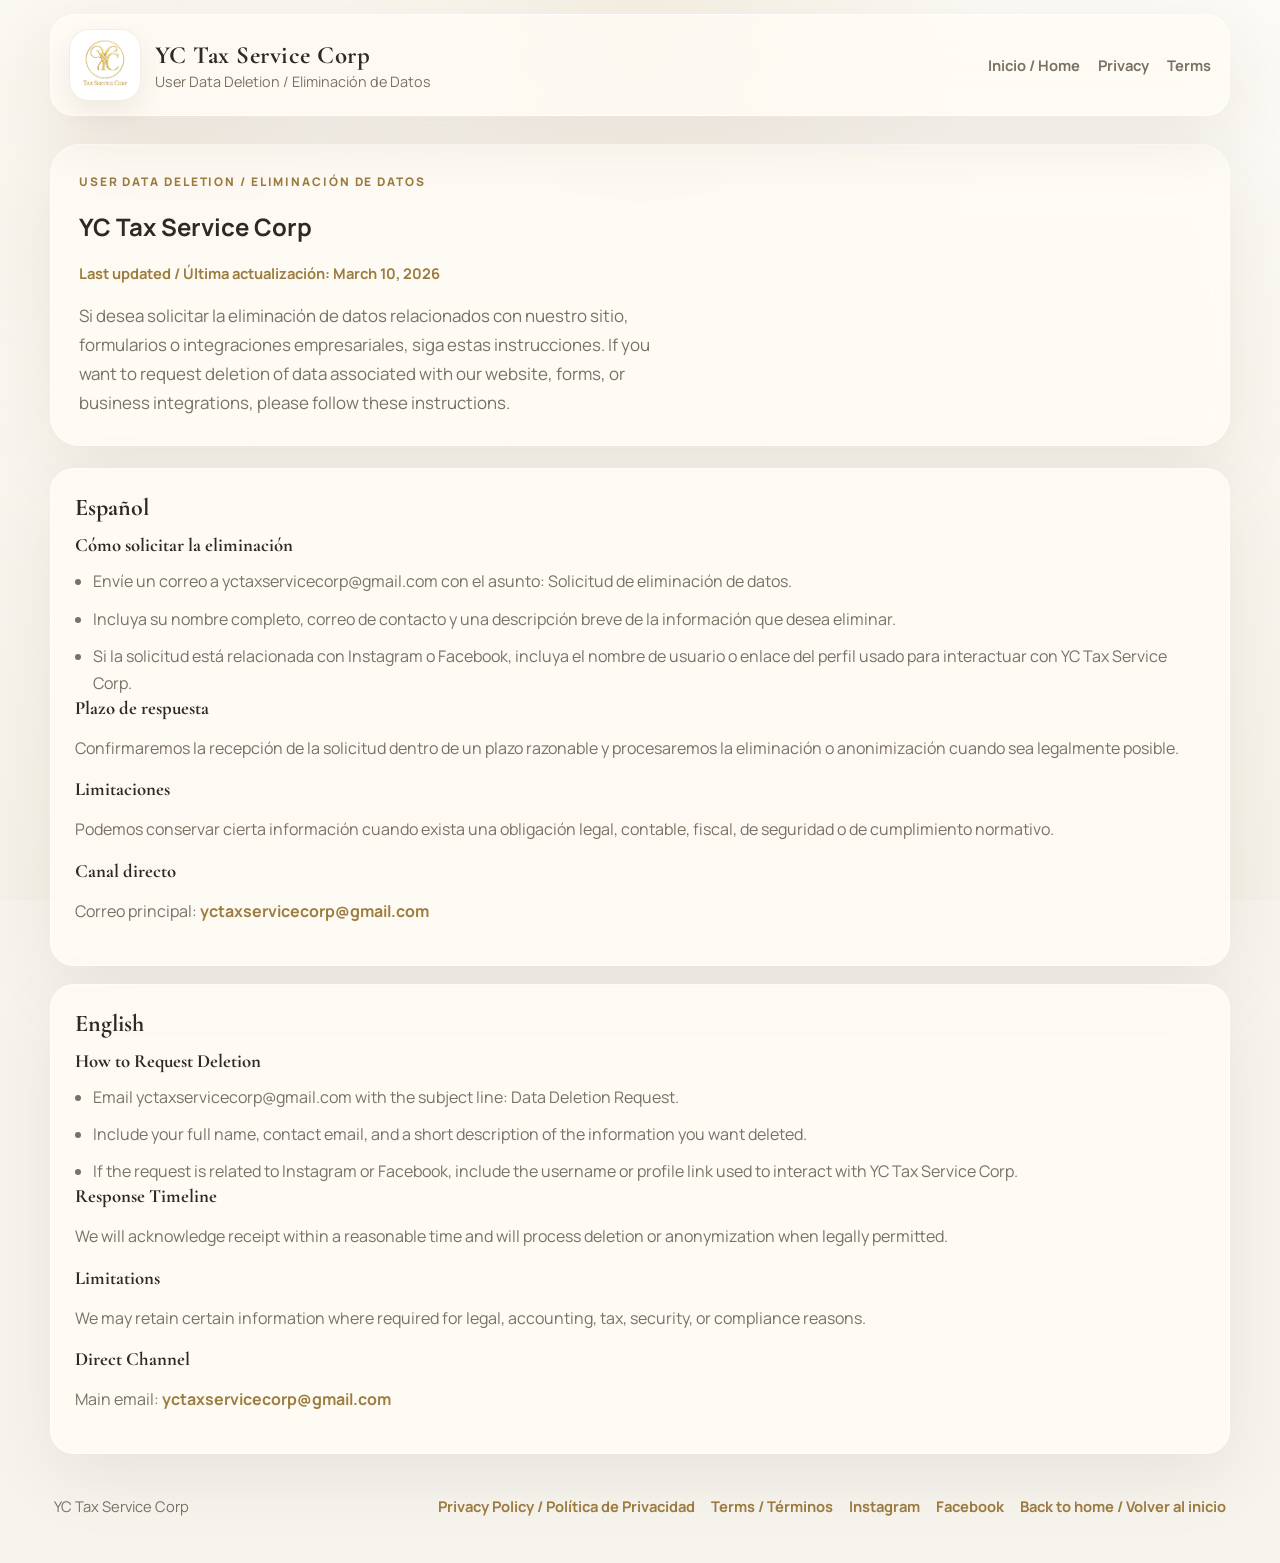
<file: docs/data-deletion.html>
<!doctype html>
<html lang="es">
  <head>
    <meta charset="UTF-8" />
    <meta name="viewport" content="width=device-width, initial-scale=1.0" />
    <title>YC Tax Service Corp | User Data Deletion / Eliminación de Datos</title>
    <meta
      name="description"
      content="Instrucciones de eliminación de datos de usuario para YC Tax Service Corp y sus integraciones empresariales con Meta."
    />
    <meta name="robots" content="index,follow" />
    <link rel="canonical" href="https://yctaxservice.com/data-deletion.html" />
    <link rel="icon" href="logo-removebg-preview.png" type="image/png" />
    <link rel="shortcut icon" href="logo-removebg-preview.png" type="image/png" />
    <link rel="apple-touch-icon" href="logo-removebg-preview.png" />
    <link rel="manifest" href="site.webmanifest" />
    <link rel="preconnect" href="https://fonts.googleapis.com" />
    <link rel="preconnect" href="https://fonts.gstatic.com" crossorigin />
    <link
      href="https://fonts.googleapis.com/css2?family=Cormorant+Garamond:wght@500;600;700&family=Manrope:wght@400;500;600;700;800&display=swap"
      rel="stylesheet"
    />
    <script src="site-config.js"></script>
    <link rel="stylesheet" href="styles.css" />
  </head>
  <body>
    <div class="site-bg"></div>
    <div class="page-shell legal-page">
      <header class="site-header" id="top">
        <a class="brand-block" href="index.html" aria-label="YC Tax Service Corp home">
          <span class="brand-logo-shell">
            <img class="brand-logo" src="logo-removebg-preview.png" data-fallback-src="logo.jpg" alt="YC Tax Service Corp logo" />
          </span>
          <div class="brand-copy">
            <p class="brand-name">YC Tax Service Corp</p>
            <p class="brand-note">User Data Deletion / Eliminación de Datos</p>
          </div>
        </a>
        <nav class="site-nav is-open" id="site-nav">
          <a href="index.html">Inicio / Home</a>
          <a href="privacy.html">Privacy</a>
          <a href="terms.html">Terms</a>
        </nav>
      </header>

      <main>
        <section class="legal-hero">
          <p class="eyebrow">User Data Deletion / Eliminación de Datos</p>
          <h1>YC Tax Service Corp</h1>
          <p class="legal-meta">Last updated / Última actualización: March 10, 2026</p>
          <p class="hero-text">
            Si desea solicitar la eliminación de datos relacionados con nuestro sitio, formularios o integraciones empresariales, siga estas instrucciones.
            If you want to request deletion of data associated with our website, forms, or business integrations, please follow these instructions.
          </p>
        </section>

        <section class="legal-grid">
          <article class="legal-card">
            <h2>Español</h2>
            <h3>Cómo solicitar la eliminación</h3>
            <ul>
              <li>Envíe un correo a yctaxservicecorp@gmail.com con el asunto: Solicitud de eliminación de datos.</li>
              <li>Incluya su nombre completo, correo de contacto y una descripción breve de la información que desea eliminar.</li>
              <li>Si la solicitud está relacionada con Instagram o Facebook, incluya el nombre de usuario o enlace del perfil usado para interactuar con YC Tax Service Corp.</li>
            </ul>
            <h3>Plazo de respuesta</h3>
            <p>Confirmaremos la recepción de la solicitud dentro de un plazo razonable y procesaremos la eliminación o anonimización cuando sea legalmente posible.</p>
            <h3>Limitaciones</h3>
            <p>Podemos conservar cierta información cuando exista una obligación legal, contable, fiscal, de seguridad o de cumplimiento normativo.</p>
            <h3>Canal directo</h3>
            <p>Correo principal: <a href="mailto:yctaxservicecorp@gmail.com">yctaxservicecorp@gmail.com</a></p>
          </article>

          <article class="legal-card">
            <h2>English</h2>
            <h3>How to Request Deletion</h3>
            <ul>
              <li>Email yctaxservicecorp@gmail.com with the subject line: Data Deletion Request.</li>
              <li>Include your full name, contact email, and a short description of the information you want deleted.</li>
              <li>If the request is related to Instagram or Facebook, include the username or profile link used to interact with YC Tax Service Corp.</li>
            </ul>
            <h3>Response Timeline</h3>
            <p>We will acknowledge receipt within a reasonable time and will process deletion or anonymization when legally permitted.</p>
            <h3>Limitations</h3>
            <p>We may retain certain information where required for legal, accounting, tax, security, or compliance reasons.</p>
            <h3>Direct Channel</h3>
            <p>Main email: <a href="mailto:yctaxservicecorp@gmail.com">yctaxservicecorp@gmail.com</a></p>
          </article>
        </section>
      </main>

      <footer class="site-footer">
        <p>YC Tax Service Corp</p>
        <div class="footer-links">
          <a href="privacy.html">Privacy Policy / Política de Privacidad</a>
          <a href="terms.html">Terms / Términos</a>
          <a href="https://www.instagram.com/yctaxservice/" target="_blank" rel="noreferrer">Instagram</a>
          <a href="https://www.facebook.com/people/YC-Tax-Service-Corp/61575981033093/" target="_blank" rel="noreferrer">Facebook</a>
          <a href="index.html">Back to home / Volver al inicio</a>
        </div>
      </footer>
    </div>
  </body>
</html>
</file>
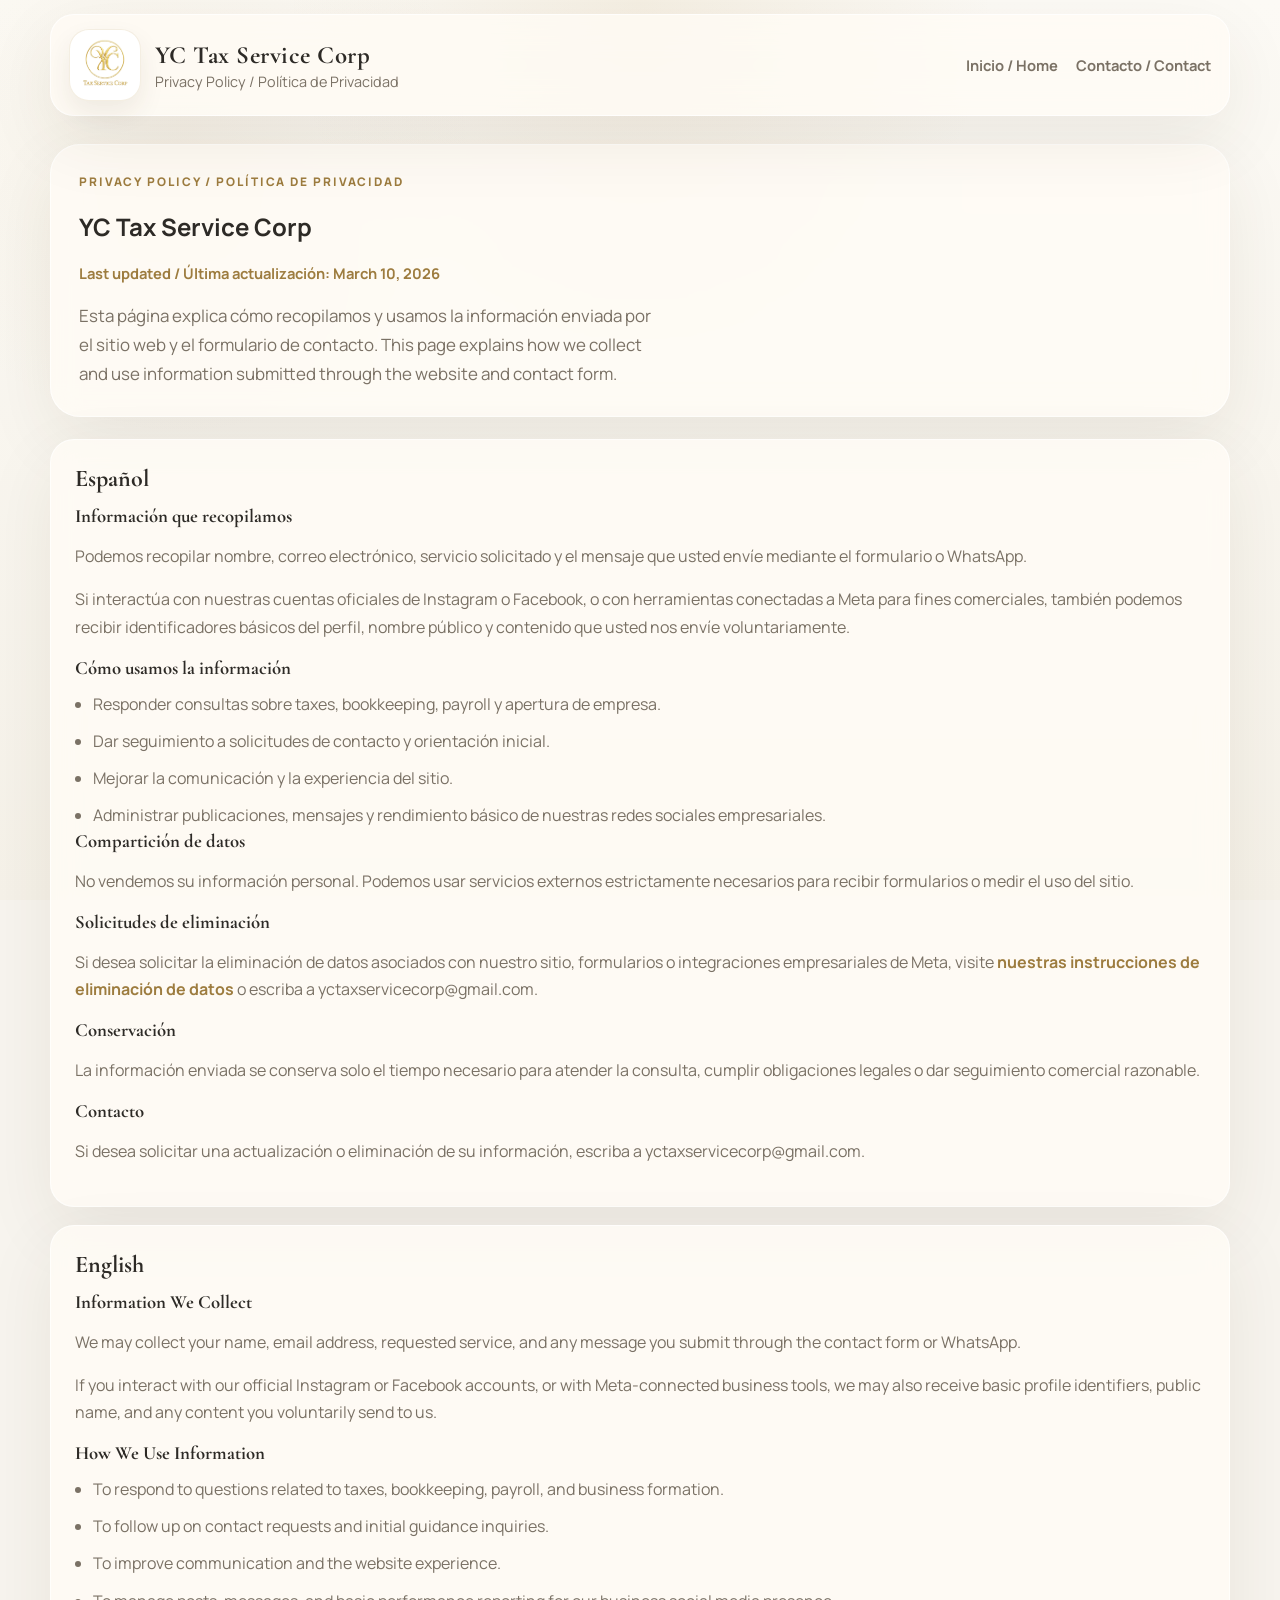
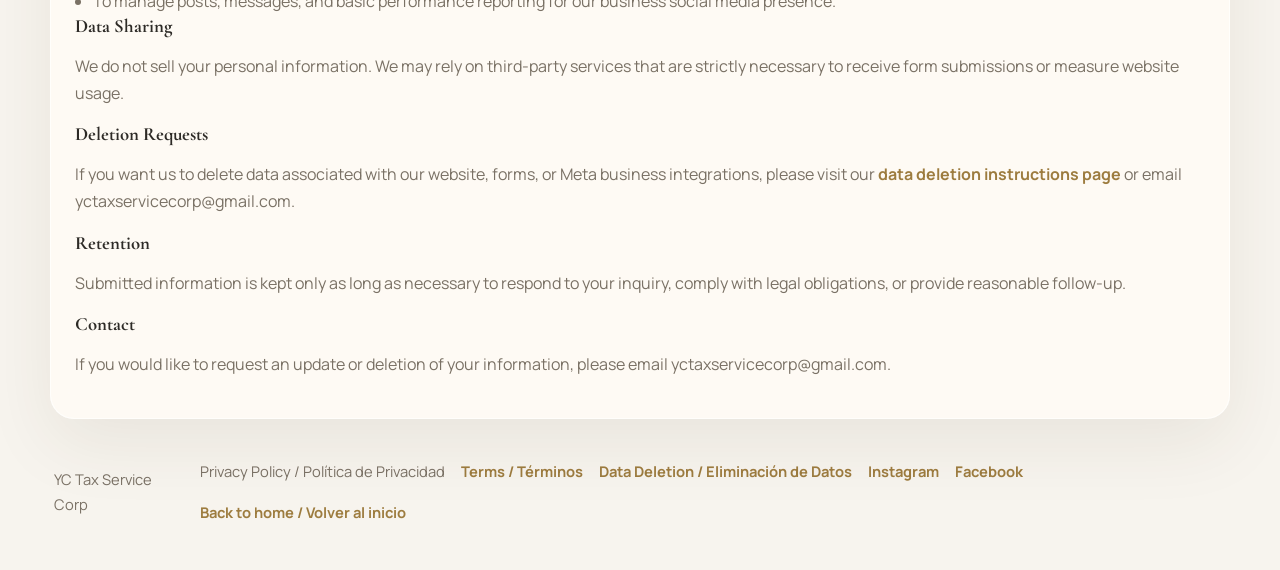
<file: docs/privacy.html>
<!doctype html>
<html lang="es">
  <head>
    <meta charset="UTF-8" />
    <meta name="viewport" content="width=device-width, initial-scale=1.0" />
    <title>YC Tax Service Corp | Privacy Policy / Política de Privacidad</title>
    <meta
      name="description"
      content="Privacy Policy y Política de Privacidad de YC Tax Service Corp para el uso del sitio y el formulario de contacto."
    />
    <meta name="robots" content="index,follow" />
    <link rel="canonical" href="https://yctaxservice.com/privacy.html" />
    <link rel="icon" href="logo-removebg-preview.png" type="image/png" />
    <link rel="shortcut icon" href="logo-removebg-preview.png" type="image/png" />
    <link rel="apple-touch-icon" href="logo-removebg-preview.png" />
    <link rel="manifest" href="site.webmanifest" />
    <link rel="preconnect" href="https://fonts.googleapis.com" />
    <link rel="preconnect" href="https://fonts.gstatic.com" crossorigin />
    <link
      href="https://fonts.googleapis.com/css2?family=Cormorant+Garamond:wght@500;600;700&family=Manrope:wght@400;500;600;700;800&display=swap"
      rel="stylesheet"
    />
    <script src="site-config.js"></script>
    <link rel="stylesheet" href="styles.css" />
  </head>
  <body>
    <div class="site-bg"></div>
    <div class="page-shell legal-page">
      <header class="site-header" id="top">
        <a class="brand-block" href="index.html" aria-label="YC Tax Service Corp home">
          <span class="brand-logo-shell">
            <img class="brand-logo" src="logo-removebg-preview.png" data-fallback-src="logo.jpg" alt="YC Tax Service Corp logo" />
          </span>
          <div class="brand-copy">
            <p class="brand-name">YC Tax Service Corp</p>
            <p class="brand-note">Privacy Policy / Política de Privacidad</p>
          </div>
        </a>
        <nav class="site-nav is-open" id="site-nav">
          <a href="index.html">Inicio / Home</a>
          <a href="index.html#contact">Contacto / Contact</a>
        </nav>
      </header>

      <main>
        <section class="legal-hero">
          <p class="eyebrow">Privacy Policy / Política de Privacidad</p>
          <h1>YC Tax Service Corp</h1>
          <p class="legal-meta">Last updated / Última actualización: March 10, 2026</p>
          <p class="hero-text">
            Esta página explica cómo recopilamos y usamos la información enviada por el sitio web y el formulario de contacto.
            This page explains how we collect and use information submitted through the website and contact form.
          </p>
        </section>

        <section class="legal-grid">
          <article class="legal-card">
            <h2>Español</h2>
            <h3>Información que recopilamos</h3>
            <p>Podemos recopilar nombre, correo electrónico, servicio solicitado y el mensaje que usted envíe mediante el formulario o WhatsApp.</p>
            <p>Si interactúa con nuestras cuentas oficiales de Instagram o Facebook, o con herramientas conectadas a Meta para fines comerciales, también podemos recibir identificadores básicos del perfil, nombre público y contenido que usted nos envíe voluntariamente.</p>
            <h3>Cómo usamos la información</h3>
            <ul>
              <li>Responder consultas sobre taxes, bookkeeping, payroll y apertura de empresa.</li>
              <li>Dar seguimiento a solicitudes de contacto y orientación inicial.</li>
              <li>Mejorar la comunicación y la experiencia del sitio.</li>
              <li>Administrar publicaciones, mensajes y rendimiento básico de nuestras redes sociales empresariales.</li>
            </ul>
            <h3>Compartición de datos</h3>
            <p>No vendemos su información personal. Podemos usar servicios externos estrictamente necesarios para recibir formularios o medir el uso del sitio.</p>
            <h3>Solicitudes de eliminación</h3>
            <p>Si desea solicitar la eliminación de datos asociados con nuestro sitio, formularios o integraciones empresariales de Meta, visite <a href="data-deletion.html">nuestras instrucciones de eliminación de datos</a> o escriba a yctaxservicecorp@gmail.com.</p>
            <h3>Conservación</h3>
            <p>La información enviada se conserva solo el tiempo necesario para atender la consulta, cumplir obligaciones legales o dar seguimiento comercial razonable.</p>
            <h3>Contacto</h3>
            <p>Si desea solicitar una actualización o eliminación de su información, escriba a yctaxservicecorp@gmail.com.</p>
          </article>

          <article class="legal-card">
            <h2>English</h2>
            <h3>Information We Collect</h3>
            <p>We may collect your name, email address, requested service, and any message you submit through the contact form or WhatsApp.</p>
            <p>If you interact with our official Instagram or Facebook accounts, or with Meta-connected business tools, we may also receive basic profile identifiers, public name, and any content you voluntarily send to us.</p>
            <h3>How We Use Information</h3>
            <ul>
              <li>To respond to questions related to taxes, bookkeeping, payroll, and business formation.</li>
              <li>To follow up on contact requests and initial guidance inquiries.</li>
              <li>To improve communication and the website experience.</li>
              <li>To manage posts, messages, and basic performance reporting for our business social media presence.</li>
            </ul>
            <h3>Data Sharing</h3>
            <p>We do not sell your personal information. We may rely on third-party services that are strictly necessary to receive form submissions or measure website usage.</p>
            <h3>Deletion Requests</h3>
            <p>If you want us to delete data associated with our website, forms, or Meta business integrations, please visit our <a href="data-deletion.html">data deletion instructions page</a> or email yctaxservicecorp@gmail.com.</p>
            <h3>Retention</h3>
            <p>Submitted information is kept only as long as necessary to respond to your inquiry, comply with legal obligations, or provide reasonable follow-up.</p>
            <h3>Contact</h3>
            <p>If you would like to request an update or deletion of your information, please email yctaxservicecorp@gmail.com.</p>
          </article>
        </section>
      </main>

      <footer class="site-footer">
        <p>YC Tax Service Corp</p>
        <div class="footer-links">
          <p>Privacy Policy / Política de Privacidad</p>
          <a href="terms.html">Terms / Términos</a>
          <a href="data-deletion.html">Data Deletion / Eliminación de Datos</a>
          <a href="https://www.instagram.com/yctaxservice/" target="_blank" rel="noreferrer">Instagram</a>
          <a href="https://www.facebook.com/people/YC-Tax-Service-Corp/61575981033093/" target="_blank" rel="noreferrer">Facebook</a>
          <a href="index.html">Back to home / Volver al inicio</a>
        </div>
      </footer>
    </div>
  </body>
</html>
</file>
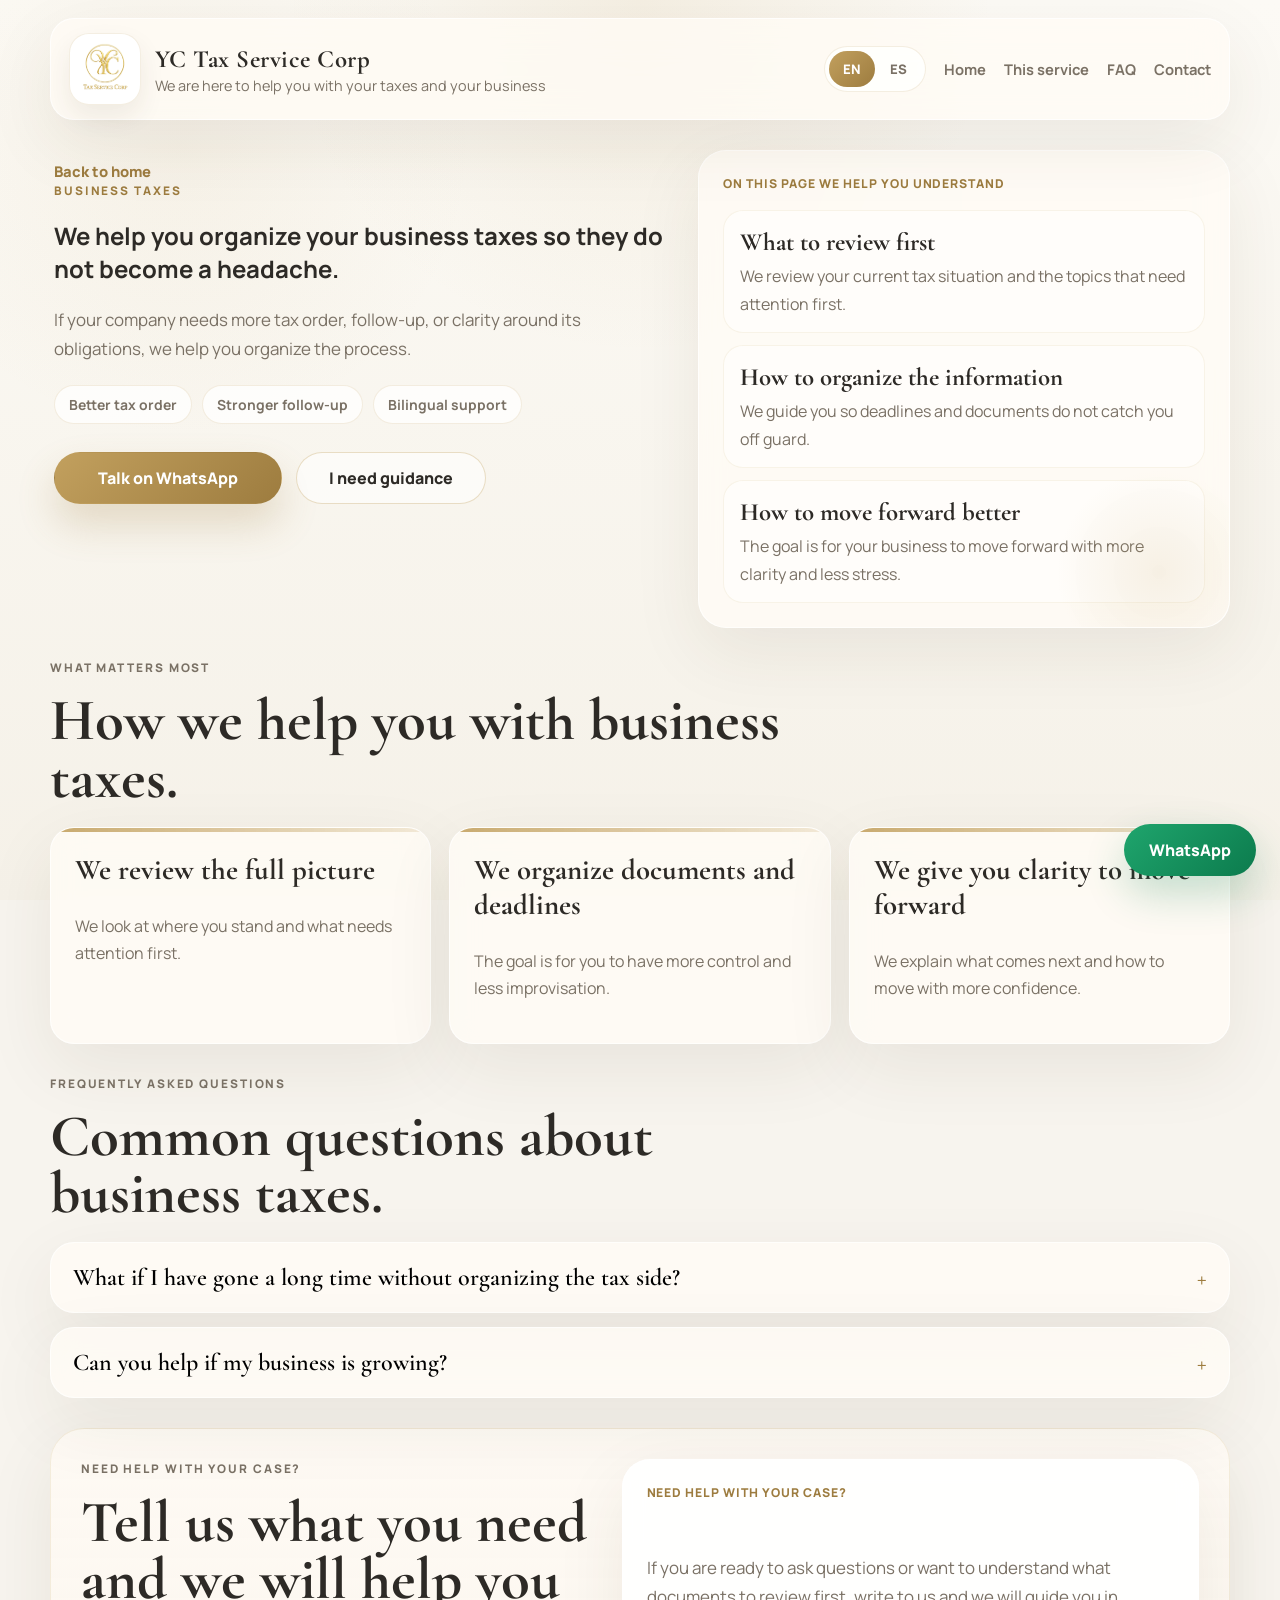
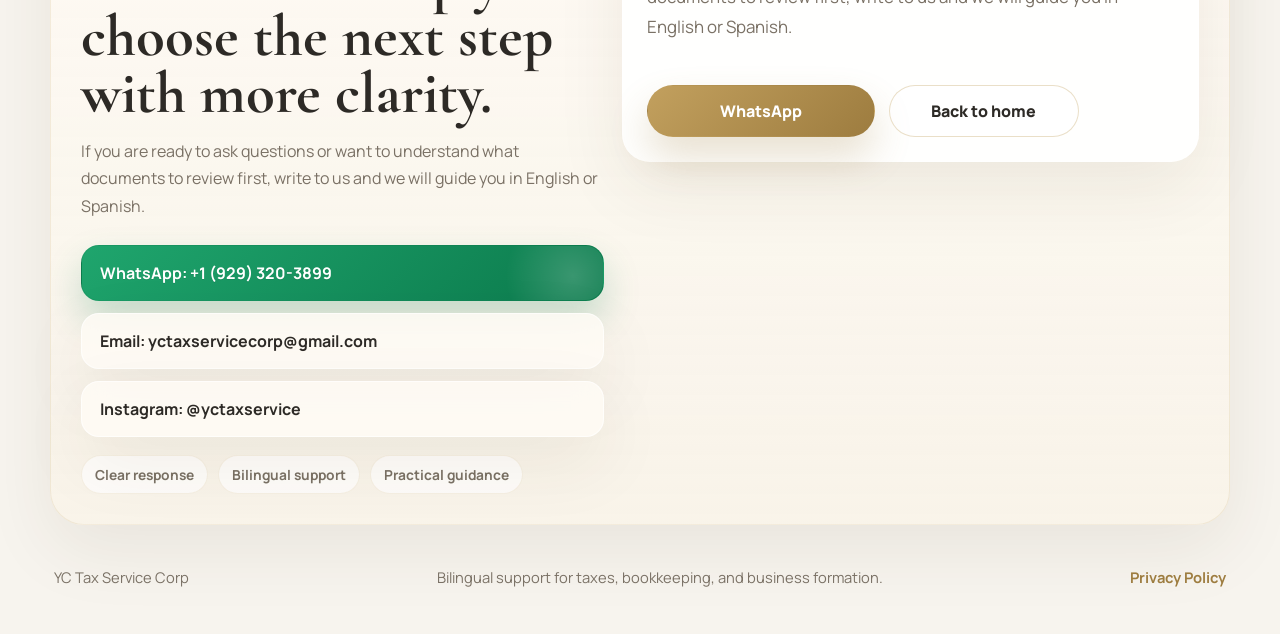
<file: docs/taxes-negocio.html>
<!doctype html>
<html lang="es">
  <head>
    <meta charset="UTF-8" />
    <meta name="viewport" content="width=device-width, initial-scale=1.0" />
    <title>YC Tax Service Corp | Taxes de Negocio</title>
    <meta name="theme-color" content="#f7f4ee" />
    <meta name="description" content="Apoyo para taxes de negocio con organizacion, seguimiento y orientacion clara para tu empresa." />
    <meta name="robots" content="index,follow" />
    <link rel="canonical" href="https://yctaxservice.com/taxes-negocio.html" />
    <link rel="icon" href="logo-removebg-preview.png" type="image/png" />
    <link rel="shortcut icon" href="logo-removebg-preview.png" type="image/png" />
    <link rel="apple-touch-icon" href="logo-removebg-preview.png" />
    <link rel="manifest" href="site.webmanifest" />
    <meta property="og:type" content="website" />
    <meta property="og:url" content="https://yctaxservice.com/taxes-negocio.html" />
    <meta property="og:title" content="YC Tax Service Corp | Taxes de Negocio" />
    <meta property="og:description" content="Ayuda para organizar y preparar taxes de negocio con mas claridad y menos estres." />
    <meta property="og:image" content="https://yctaxservice.com/social-preview.svg" />
    <meta name="twitter:card" content="summary_large_image" />
    <meta name="twitter:title" content="YC Tax Service Corp | Taxes de Negocio" />
    <meta name="twitter:description" content="Ayuda para organizar y preparar taxes de negocio con mas claridad y menos estres." />
    <meta name="twitter:image" content="https://yctaxservice.com/social-preview.svg" />
    <link rel="preconnect" href="https://fonts.googleapis.com" />
    <link rel="preconnect" href="https://fonts.gstatic.com" crossorigin />
    <link href="https://fonts.googleapis.com/css2?family=Cormorant+Garamond:wght@500;600;700&family=Manrope:wght@400;500;600;700;800&display=swap" rel="stylesheet" />
    <script src="site-config.js"></script>
    <link rel="stylesheet" href="styles.css" />
  </head>
  <body data-service-page="business">
    <div class="site-bg"></div>
    <div class="page-shell">
      <header class="site-header" id="top">
        <a class="brand-block" href="index.html" aria-label="YC Tax Service Corp home"><span class="brand-logo-shell"><img class="brand-logo" src="logo-removebg-preview.png" data-fallback-src="logo.jpg" alt="YC Tax Service Corp logo" /></span><div class="brand-copy"><p class="brand-name">YC Tax Service Corp</p><p class="brand-note" data-global="brandNote">Aqui estamos para ayudarte con tus taxes y tu negocio</p></div></a>
        <div class="header-actions"><div class="language-switch" aria-label="Language selector"><button class="language-button" type="button" data-lang="en">EN</button><button class="language-button" type="button" data-lang="es">ES</button></div><button class="menu-toggle" type="button" aria-expanded="false" aria-controls="site-nav" aria-label="Open menu"><span></span><span></span></button></div>
        <nav class="site-nav" id="site-nav"><a href="index.html" data-global="navServices">Servicios</a><a href="index.html#process" data-global="navProcess">Proceso</a><a href="index.html#faq" data-global="navFaq">FAQ</a><a href="index.html#contact" data-global="navContact">Contacto</a></nav>
      </header>
      <main>
        <section class="service-page-hero reveal-on-scroll is-visible"><div class="service-page-copy"><a class="page-breadcrumb" href="index.html" data-page="backLink">Volver al inicio</a><p class="eyebrow" data-page="eyebrow">Taxes de negocio</p><h1 data-page="title">Te ayudamos a ordenar los taxes de tu negocio para que no se conviertan en un dolor de cabeza.</h1><p class="hero-text" data-page="intro">Si tu empresa necesita mas orden fiscal, seguimiento o claridad con sus obligaciones, te ayudamos a organizar el proceso.</p><div class="confidence-bar service-page-points"><span data-page="point1">Mas orden fiscal</span><span data-page="point2">Mejor seguimiento</span><span data-page="point3">Apoyo bilingue</span></div><div class="hero-actions"><a class="button button-primary whatsapp-link" href="#" target="_blank" rel="noreferrer" data-page="primaryCta">Hablar por WhatsApp</a><a class="button button-secondary" href="index.html#contact" data-page="secondaryCta">Quiero orientacion</a></div></div><aside class="hero-panel reveal-on-scroll is-visible"><p class="panel-label" data-page="panelLabel">En esta pagina te ayudamos a entender</p><div class="panel-grid"><article><strong data-page="panel1Title">Que revisar primero</strong><span data-page="panel1Text">Vemos tu situacion fiscal actual y los temas que requieren atencion antes.</span></article><article><strong data-page="panel2Title">Como ordenar la informacion</strong><span data-page="panel2Text">Te guiamos para que las fechas y los documentos no te agarren fuera de paso.</span></article><article><strong data-page="panel3Title">Como seguir mejor</strong><span data-page="panel3Text">La idea es que tu negocio avance con mas claridad y menos estres.</span></article></div></aside></section>
        <section class="services-section reveal-on-scroll"><div class="section-heading"><p class="eyebrow" data-page="detailsEyebrow">Lo mas importante</p><h2 data-page="detailsTitle">Como te ayudamos con los taxes de tu negocio.</h2></div><div class="services-grid service-details-grid"><article class="service-card"><span class="service-accent"></span><h3 data-page="detail1Title">Revisamos tu panorama</h3><p data-page="detail1Text">Vemos donde estas parado y que temas deben atenderse primero.</p></article><article class="service-card"><span class="service-accent"></span><h3 data-page="detail2Title">Ordenamos documentos y fechas</h3><p data-page="detail2Text">La meta es que tengas mas control y menos improvisacion.</p></article><article class="service-card"><span class="service-accent"></span><h3 data-page="detail3Title">Te damos claridad para avanzar</h3><p data-page="detail3Text">Te explicamos que sigue y como moverte con mas seguridad.</p></article></div></section>
        <section class="faq-section reveal-on-scroll"><div class="section-heading"><p class="eyebrow" data-page="faqEyebrow">Preguntas frecuentes</p><h2 data-page="faqTitle">Dudas comunes sobre taxes de negocio.</h2></div><div class="faq-list"><article class="faq-item"><button class="faq-question" type="button" aria-expanded="false"><span data-page="faq1Question">Que pasa si llevo tiempo sin ordenar la parte fiscal?</span><span class="faq-plus">+</span></button><div class="faq-answer"><p data-page="faq1Answer">Se puede organizar. Lo importante es empezar por entender que esta pendiente y priorizar bien.</p></div></article><article class="faq-item"><button class="faq-question" type="button" aria-expanded="false"><span data-page="faq2Question">Tambien me ayudan si mi negocio esta creciendo?</span><span class="faq-plus">+</span></button><div class="faq-answer"><p data-page="faq2Answer">Si. Justamente cuando un negocio crece, tener mas orden fiscal se vuelve todavia mas importante.</p></div></article></div></section>
      </main>
      <footer class="site-footer"><p>YC Tax Service Corp</p><p data-global="footerText">Apoyo bilingue para taxes, bookkeeping y apertura de empresa.</p></footer>
      <a class="floating-whatsapp whatsapp-link" href="#" target="_blank" rel="noreferrer" data-global="floatingWhatsapp" aria-label="WhatsApp YC Tax Service Corp">WhatsApp</a>
    </div>
    <script src="service-pages.js"></script>
  </body>
</html>
</file>
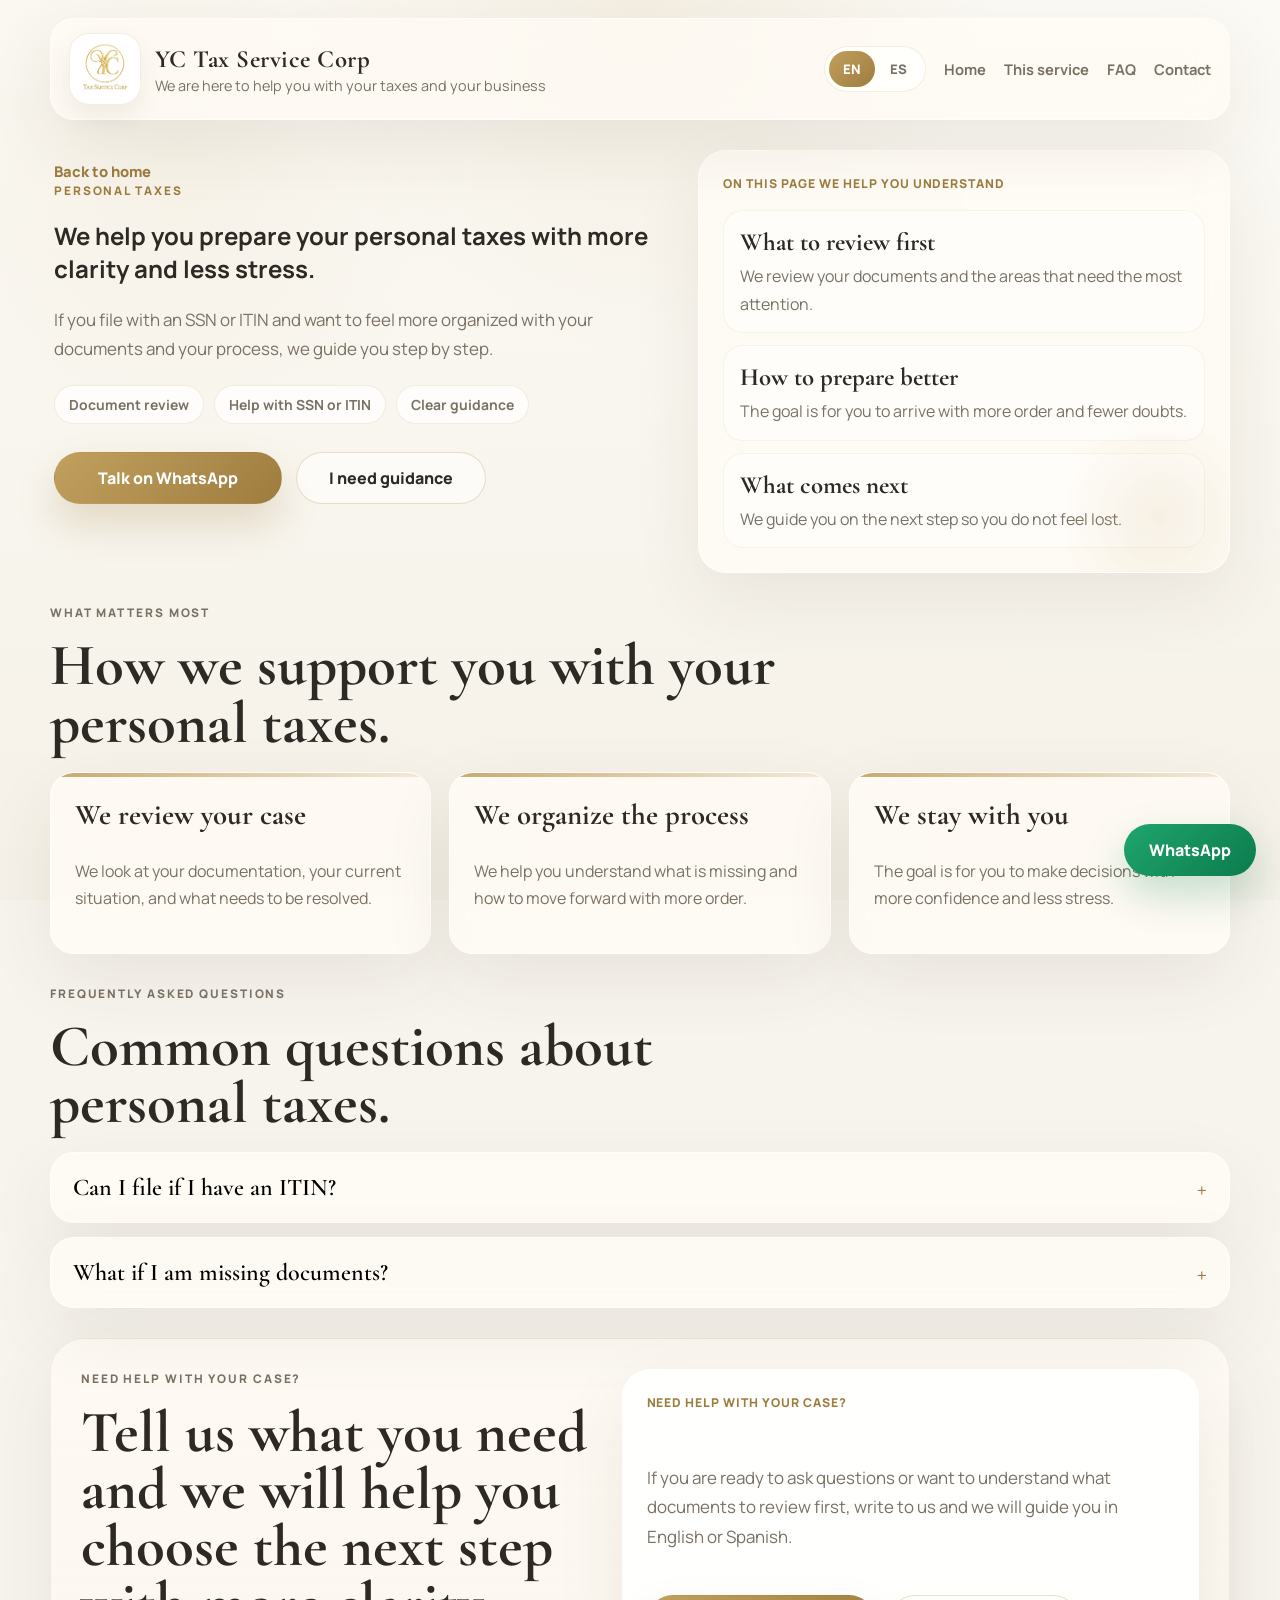
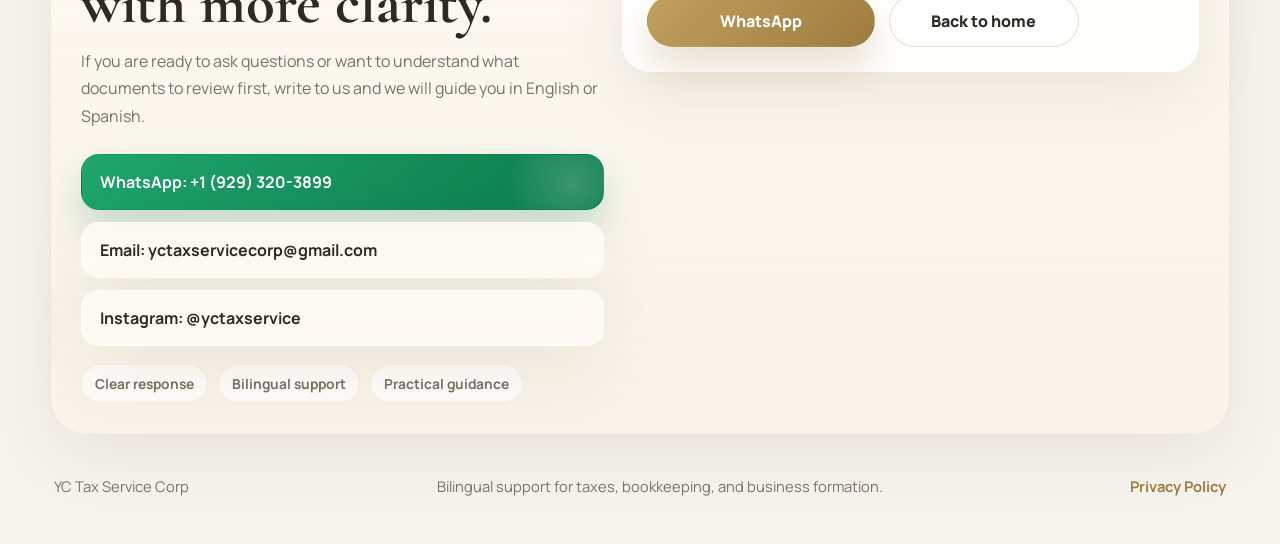
<file: docs/taxes-personales.html>
<!doctype html>
<html lang="es">
  <head>
    <meta charset="UTF-8" />
    <meta name="viewport" content="width=device-width, initial-scale=1.0" />
    <title>YC Tax Service Corp | Taxes Personales</title>
    <meta name="theme-color" content="#f7f4ee" />
    <meta name="description" content="Ayuda con taxes personales, SSN, ITIN y preparacion de declaracion con orientacion clara y bilingue." />
    <meta name="robots" content="index,follow" />
    <link rel="canonical" href="https://yctaxservice.com/taxes-personales.html" />
    <link rel="icon" href="logo-removebg-preview.png" type="image/png" />
    <link rel="shortcut icon" href="logo-removebg-preview.png" type="image/png" />
    <link rel="apple-touch-icon" href="logo-removebg-preview.png" />
    <link rel="manifest" href="site.webmanifest" />
    <meta property="og:type" content="website" />
    <meta property="og:url" content="https://yctaxservice.com/taxes-personales.html" />
    <meta property="og:title" content="YC Tax Service Corp | Taxes Personales" />
    <meta property="og:description" content="Apoyo para taxes personales con SSN o ITIN, revision de documentos y orientacion paso a paso." />
    <meta property="og:image" content="https://yctaxservice.com/social-preview.svg" />
    <meta name="twitter:card" content="summary_large_image" />
    <meta name="twitter:title" content="YC Tax Service Corp | Taxes Personales" />
    <meta name="twitter:description" content="Apoyo para taxes personales con SSN o ITIN, revision de documentos y orientacion paso a paso." />
    <meta name="twitter:image" content="https://yctaxservice.com/social-preview.svg" />
    <link rel="preconnect" href="https://fonts.googleapis.com" />
    <link rel="preconnect" href="https://fonts.gstatic.com" crossorigin />
    <link href="https://fonts.googleapis.com/css2?family=Cormorant+Garamond:wght@500;600;700&family=Manrope:wght@400;500;600;700;800&display=swap" rel="stylesheet" />
    <script src="site-config.js"></script>
    <link rel="stylesheet" href="styles.css" />
  </head>
  <body data-service-page="personal">
    <div class="site-bg"></div>
    <div class="page-shell">
      <header class="site-header" id="top">
        <a class="brand-block" href="index.html" aria-label="YC Tax Service Corp home">
          <span class="brand-logo-shell"><img class="brand-logo" src="logo-removebg-preview.png" data-fallback-src="logo.jpg" alt="YC Tax Service Corp logo" /></span>
          <div class="brand-copy"><p class="brand-name">YC Tax Service Corp</p><p class="brand-note" data-global="brandNote">Aqui estamos para ayudarte con tus taxes y tu negocio</p></div>
        </a>
        <div class="header-actions"><div class="language-switch" aria-label="Language selector"><button class="language-button" type="button" data-lang="en">EN</button><button class="language-button" type="button" data-lang="es">ES</button></div><button class="menu-toggle" type="button" aria-expanded="false" aria-controls="site-nav" aria-label="Open menu"><span></span><span></span></button></div>
        <nav class="site-nav" id="site-nav"><a href="index.html" data-global="navServices">Servicios</a><a href="index.html#process" data-global="navProcess">Proceso</a><a href="index.html#faq" data-global="navFaq">FAQ</a><a href="index.html#contact" data-global="navContact">Contacto</a></nav>
      </header>
      <main>
        <section class="service-page-hero reveal-on-scroll is-visible">
          <div class="service-page-copy"><a class="page-breadcrumb" href="index.html" data-page="backLink">Volver al inicio</a><p class="eyebrow" data-page="eyebrow">Taxes personales</p><h1 data-page="title">Te ayudamos a preparar tus taxes personales con mas claridad y menos estres.</h1><p class="hero-text" data-page="intro">Si declaras con SSN o ITIN y quieres sentir mas orden con tus documentos y tu proceso, te guiamos paso a paso.</p><div class="confidence-bar service-page-points"><span data-page="point1">Revision de documentos</span><span data-page="point2">Ayuda con SSN o ITIN</span><span data-page="point3">Orientacion clara</span></div><div class="hero-actions"><a class="button button-primary whatsapp-link" href="#" target="_blank" rel="noreferrer" data-page="primaryCta">Hablar por WhatsApp</a><a class="button button-secondary" href="index.html#contact" data-page="secondaryCta">Quiero orientacion</a></div></div>
          <aside class="hero-panel reveal-on-scroll is-visible"><p class="panel-label" data-page="panelLabel">En esta pagina te ayudamos a entender</p><div class="panel-grid"><article><strong data-page="panel1Title">Que revisar primero</strong><span data-page="panel1Text">Vemos contigo la documentacion y los puntos que necesitan mas atencion.</span></article><article><strong data-page="panel2Title">Como prepararte mejor</strong><span data-page="panel2Text">La idea es que llegues al proceso con mas orden y menos dudas.</span></article><article><strong data-page="panel3Title">Que sigue despues</strong><span data-page="panel3Text">Te orientamos en el siguiente paso para que no te sientas perdido.</span></article></div></aside>
        </section>
        <section class="services-section reveal-on-scroll"><div class="section-heading"><p class="eyebrow" data-page="detailsEyebrow">Lo mas importante</p><h2 data-page="detailsTitle">Como te apoyamos con tus taxes personales.</h2></div><div class="services-grid service-details-grid"><article class="service-card"><span class="service-accent"></span><h3 data-page="detail1Title">Revisamos tu caso</h3><p data-page="detail1Text">Vemos tu documentacion, tu situacion actual y lo que necesitas resolver.</p></article><article class="service-card"><span class="service-accent"></span><h3 data-page="detail2Title">Ordenamos el proceso</h3><p data-page="detail2Text">Te ayudamos a entender que hace falta y como avanzar de manera mas organizada.</p></article><article class="service-card"><span class="service-accent"></span><h3 data-page="detail3Title">Te acompanamos</h3><p data-page="detail3Text">La meta es que tomes decisiones con mas confianza y menos estres.</p></article></div></section>
        <section class="faq-section reveal-on-scroll"><div class="section-heading"><p class="eyebrow" data-page="faqEyebrow">Preguntas frecuentes</p><h2 data-page="faqTitle">Dudas comunes sobre taxes personales.</h2></div><div class="faq-list"><article class="faq-item"><button class="faq-question" type="button" aria-expanded="false"><span data-page="faq1Question">Puedo declarar si tengo ITIN?</span><span class="faq-plus">+</span></button><div class="faq-answer"><p data-page="faq1Answer">En muchos casos si. Lo importante es revisar bien tu documentacion antes de presentar.</p></div></article><article class="faq-item"><button class="faq-question" type="button" aria-expanded="false"><span data-page="faq2Question">Que pasa si me faltan documentos?</span><span class="faq-plus">+</span></button><div class="faq-answer"><p data-page="faq2Answer">Te ayudamos a identificar que hace falta y cual puede ser la mejor forma de organizarte.</p></div></article></div></section>
      </main>
      <footer class="site-footer"><p>YC Tax Service Corp</p><p data-global="footerText">Apoyo bilingue para taxes, bookkeeping y apertura de empresa.</p></footer>
      <a class="floating-whatsapp whatsapp-link" href="#" target="_blank" rel="noreferrer" data-global="floatingWhatsapp" aria-label="WhatsApp YC Tax Service Corp">WhatsApp</a>
    </div>
    <script src="service-pages.js"></script>
  </body>
</html>
</file>
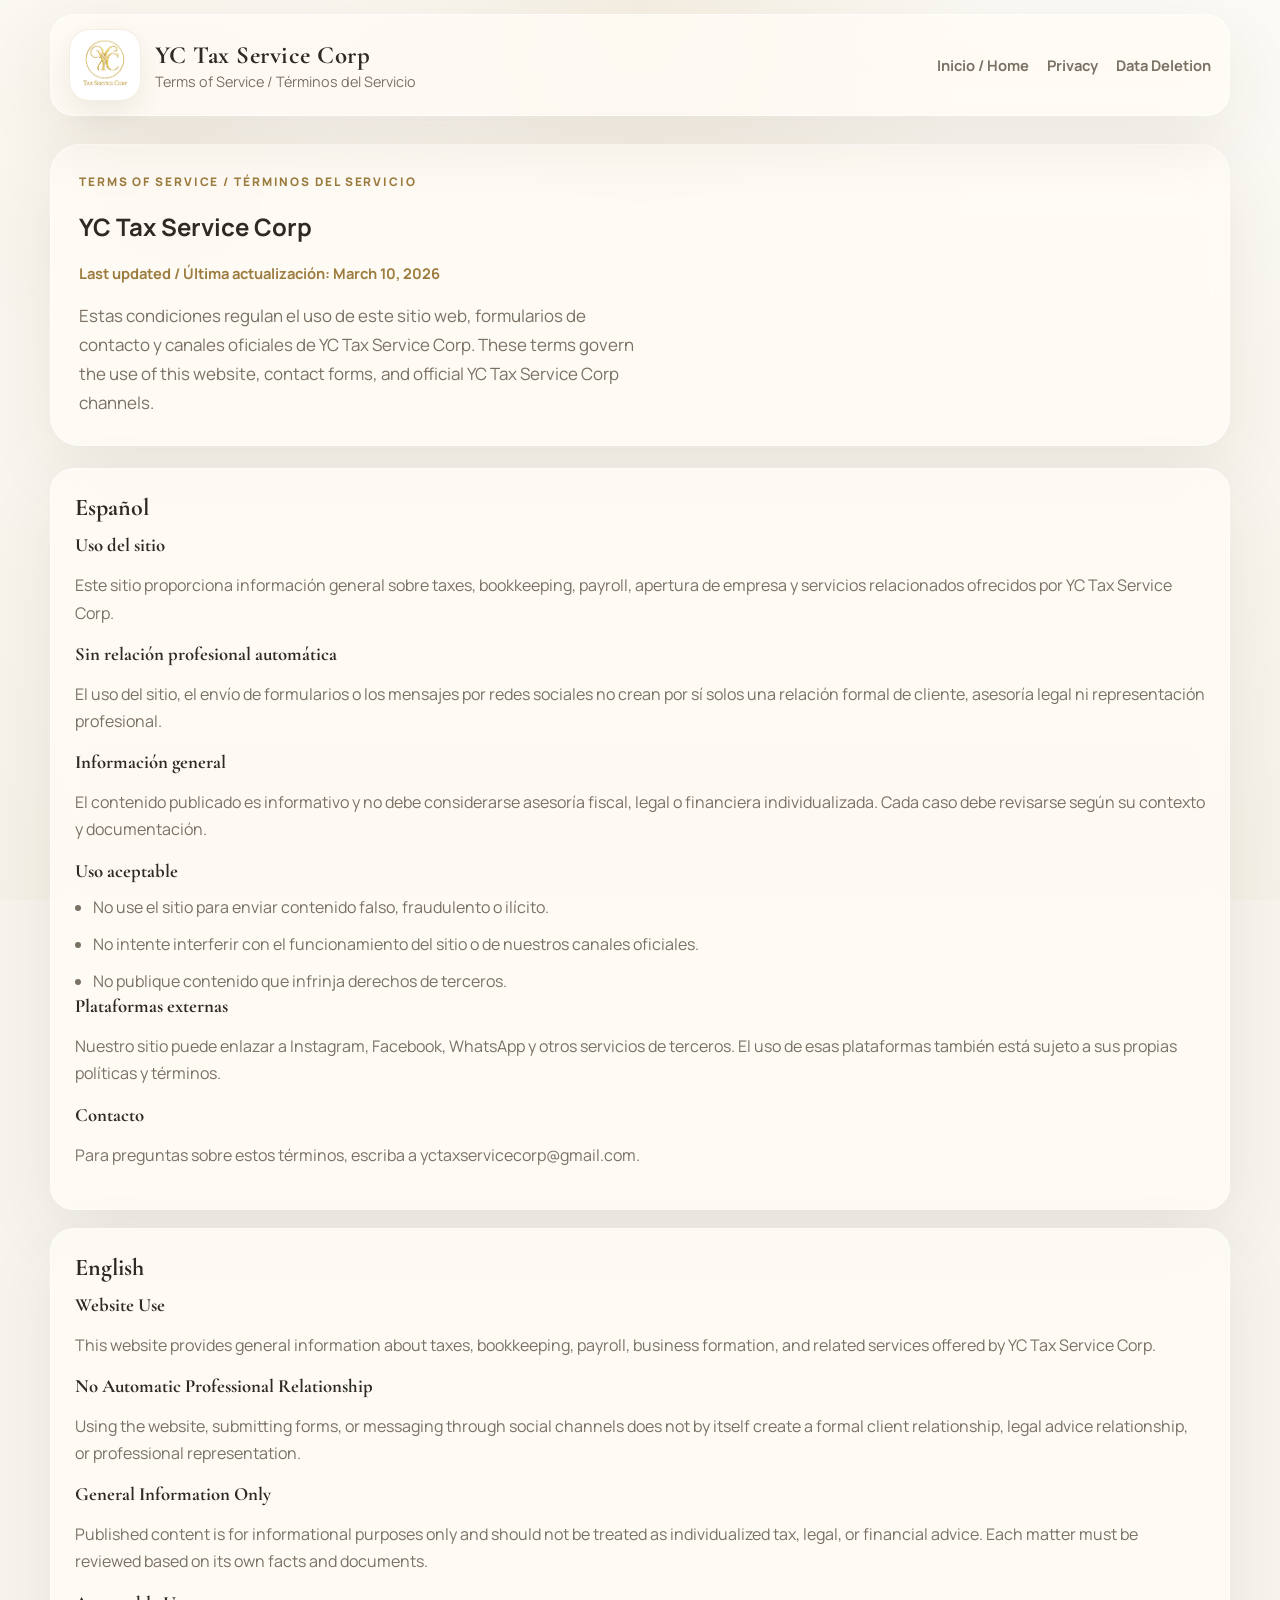
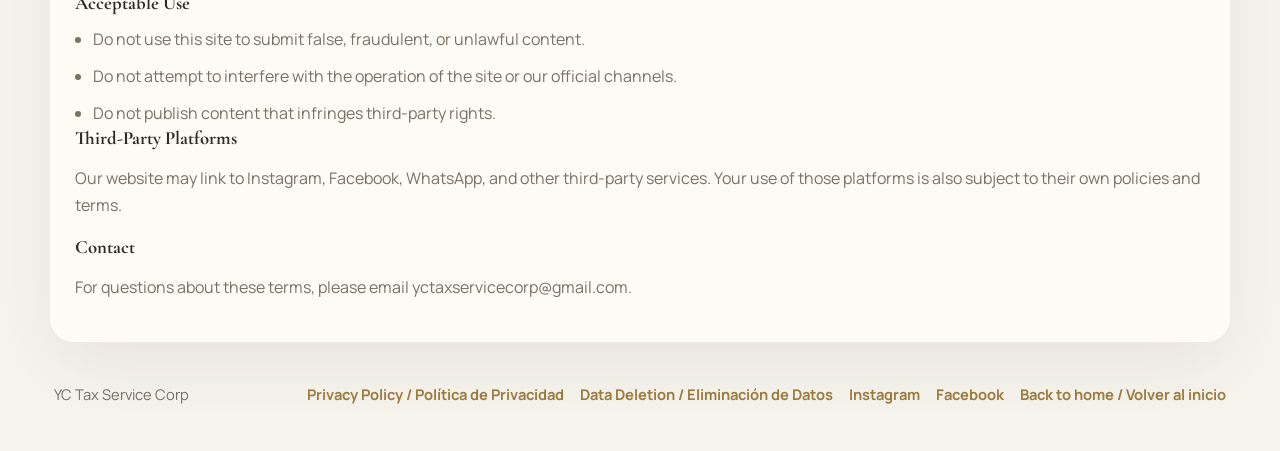
<file: docs/terms.html>
<!doctype html>
<html lang="es">
  <head>
    <meta charset="UTF-8" />
    <meta name="viewport" content="width=device-width, initial-scale=1.0" />
    <title>YC Tax Service Corp | Terms of Service / Términos del Servicio</title>
    <meta
      name="description"
      content="Terms of Service y Términos del Servicio de YC Tax Service Corp para el uso del sitio web, formularios y canales oficiales."
    />
    <meta name="robots" content="index,follow" />
    <link rel="canonical" href="https://yctaxservice.com/terms.html" />
    <link rel="icon" href="logo-removebg-preview.png" type="image/png" />
    <link rel="shortcut icon" href="logo-removebg-preview.png" type="image/png" />
    <link rel="apple-touch-icon" href="logo-removebg-preview.png" />
    <link rel="manifest" href="site.webmanifest" />
    <link rel="preconnect" href="https://fonts.googleapis.com" />
    <link rel="preconnect" href="https://fonts.gstatic.com" crossorigin />
    <link
      href="https://fonts.googleapis.com/css2?family=Cormorant+Garamond:wght@500;600;700&family=Manrope:wght@400;500;600;700;800&display=swap"
      rel="stylesheet"
    />
    <script src="site-config.js"></script>
    <link rel="stylesheet" href="styles.css" />
  </head>
  <body>
    <div class="site-bg"></div>
    <div class="page-shell legal-page">
      <header class="site-header" id="top">
        <a class="brand-block" href="index.html" aria-label="YC Tax Service Corp home">
          <span class="brand-logo-shell">
            <img class="brand-logo" src="logo-removebg-preview.png" data-fallback-src="logo.jpg" alt="YC Tax Service Corp logo" />
          </span>
          <div class="brand-copy">
            <p class="brand-name">YC Tax Service Corp</p>
            <p class="brand-note">Terms of Service / Términos del Servicio</p>
          </div>
        </a>
        <nav class="site-nav is-open" id="site-nav">
          <a href="index.html">Inicio / Home</a>
          <a href="privacy.html">Privacy</a>
          <a href="data-deletion.html">Data Deletion</a>
        </nav>
      </header>

      <main>
        <section class="legal-hero">
          <p class="eyebrow">Terms of Service / Términos del Servicio</p>
          <h1>YC Tax Service Corp</h1>
          <p class="legal-meta">Last updated / Última actualización: March 10, 2026</p>
          <p class="hero-text">
            Estas condiciones regulan el uso de este sitio web, formularios de contacto y canales oficiales de YC Tax Service Corp.
            These terms govern the use of this website, contact forms, and official YC Tax Service Corp channels.
          </p>
        </section>

        <section class="legal-grid">
          <article class="legal-card">
            <h2>Español</h2>
            <h3>Uso del sitio</h3>
            <p>Este sitio proporciona información general sobre taxes, bookkeeping, payroll, apertura de empresa y servicios relacionados ofrecidos por YC Tax Service Corp.</p>
            <h3>Sin relación profesional automática</h3>
            <p>El uso del sitio, el envío de formularios o los mensajes por redes sociales no crean por sí solos una relación formal de cliente, asesoría legal ni representación profesional.</p>
            <h3>Información general</h3>
            <p>El contenido publicado es informativo y no debe considerarse asesoría fiscal, legal o financiera individualizada. Cada caso debe revisarse según su contexto y documentación.</p>
            <h3>Uso aceptable</h3>
            <ul>
              <li>No use el sitio para enviar contenido falso, fraudulento o ilícito.</li>
              <li>No intente interferir con el funcionamiento del sitio o de nuestros canales oficiales.</li>
              <li>No publique contenido que infrinja derechos de terceros.</li>
            </ul>
            <h3>Plataformas externas</h3>
            <p>Nuestro sitio puede enlazar a Instagram, Facebook, WhatsApp y otros servicios de terceros. El uso de esas plataformas también está sujeto a sus propias políticas y términos.</p>
            <h3>Contacto</h3>
            <p>Para preguntas sobre estos términos, escriba a yctaxservicecorp@gmail.com.</p>
          </article>

          <article class="legal-card">
            <h2>English</h2>
            <h3>Website Use</h3>
            <p>This website provides general information about taxes, bookkeeping, payroll, business formation, and related services offered by YC Tax Service Corp.</p>
            <h3>No Automatic Professional Relationship</h3>
            <p>Using the website, submitting forms, or messaging through social channels does not by itself create a formal client relationship, legal advice relationship, or professional representation.</p>
            <h3>General Information Only</h3>
            <p>Published content is for informational purposes only and should not be treated as individualized tax, legal, or financial advice. Each matter must be reviewed based on its own facts and documents.</p>
            <h3>Acceptable Use</h3>
            <ul>
              <li>Do not use this site to submit false, fraudulent, or unlawful content.</li>
              <li>Do not attempt to interfere with the operation of the site or our official channels.</li>
              <li>Do not publish content that infringes third-party rights.</li>
            </ul>
            <h3>Third-Party Platforms</h3>
            <p>Our website may link to Instagram, Facebook, WhatsApp, and other third-party services. Your use of those platforms is also subject to their own policies and terms.</p>
            <h3>Contact</h3>
            <p>For questions about these terms, please email yctaxservicecorp@gmail.com.</p>
          </article>
        </section>
      </main>

      <footer class="site-footer">
        <p>YC Tax Service Corp</p>
        <div class="footer-links">
          <a href="privacy.html">Privacy Policy / Política de Privacidad</a>
          <a href="data-deletion.html">Data Deletion / Eliminación de Datos</a>
          <a href="https://www.instagram.com/yctaxservice/" target="_blank" rel="noreferrer">Instagram</a>
          <a href="https://www.facebook.com/people/YC-Tax-Service-Corp/61575981033093/" target="_blank" rel="noreferrer">Facebook</a>
          <a href="index.html">Back to home / Volver al inicio</a>
        </div>
      </footer>
    </div>
  </body>
</html>
</file>
<file: docs/styles.css>
:root {
  --bg: #f7f4ee;
  --bg-soft: #fffdf9;
  --panel: rgba(255, 252, 246, 0.82);
  --panel-strong: #fffaf2;
  --line: rgba(194, 160, 94, 0.18);
  --line-strong: rgba(194, 160, 94, 0.34);
  --text: #2d2a26;
  --muted: #7a7165;
  --gold: #c2a05e;
  --gold-deep: #9d7c3f;
  --shadow: 0 24px 70px rgba(68, 52, 31, 0.08);
}

* {
  box-sizing: border-box;
}

html {
  scroll-behavior: smooth;
  overflow-x: hidden;
}

body {
  margin: 0;
  font-family: "Manrope", sans-serif;
  color: var(--text);
  background: var(--bg);
  overflow-x: hidden;
}

a {
  color: inherit;

.print-cover-body {
  min-height: 100vh;
  background:
    radial-gradient(circle at top left, rgba(194, 160, 94, 0.14), transparent 24%),
    linear-gradient(180deg, #fbf8f2 0%, #f2ede4 100%);
  font-family: "Manrope", sans-serif;
}

.print-cover-page {
  width: min(900px, calc(100% - 32px));
  margin: 0 auto;
  padding: 28px 0 40px;
}

.cover-toolbar {
  display: flex;
  align-items: center;
  justify-content: space-between;
  gap: 16px;
  margin-bottom: 18px;
}

.cover-toolbar-links {
  display: flex;
  flex-wrap: wrap;
  gap: 10px;
}

.cover-toolbar-link,
.cover-print-button {
  display: inline-flex;
  align-items: center;
  justify-content: center;
  min-height: 42px;
  padding: 10px 16px;
  border-radius: 999px;
  border: 1px solid rgba(194, 160, 94, 0.24);
  background: rgba(255, 251, 244, 0.9);
  color: var(--text);
  font-size: 0.92rem;
  font-weight: 700;
}

.cover-toolbar-link.is-active {
  background: linear-gradient(135deg, var(--gold), var(--gold-deep));
  color: #fff;
}

.cover-print-button {
  cursor: pointer;
}

.print-cover-card {
  position: relative;
  min-height: calc(100vh - 68px);
  padding: 38px;
  border-radius: 28px;
  background:
    linear-gradient(180deg, rgba(255, 253, 249, 0.98) 0%, rgba(250, 245, 236, 0.98) 100%);
  border: 1px solid rgba(194, 160, 94, 0.26);
  box-shadow: 0 22px 60px rgba(68, 52, 31, 0.1);
  overflow: hidden;
}

.print-cover-card::before,
.print-cover-card::after {
  content: "";
  position: absolute;
  border-radius: 50%;
  pointer-events: none;
}

.print-cover-card::before {
  width: 320px;
  height: 320px;
  top: -120px;
  right: -100px;
  background: radial-gradient(circle, rgba(194, 160, 94, 0.16), transparent 70%);
}

.print-cover-card::after {
  width: 220px;
  height: 220px;
  bottom: -70px;
  left: -70px;
  background: radial-gradient(circle, rgba(157, 124, 63, 0.1), transparent 70%);
}

.print-cover-topbar {
  height: 7px;
  margin: -38px -38px 30px;
  background: linear-gradient(90deg, var(--gold-deep), var(--gold), #dec288);
}

.print-cover-header,
.print-brand-lockup,
.print-line-item.two-column,
.print-cover-accent-row,
.print-cover-footer {
  display: flex;
  align-items: flex-start;
  justify-content: space-between;
  gap: 18px;
}

.print-brand-lockup {
  align-items: center;
}

.print-brand-logo-shell {
  display: inline-flex;
  align-items: center;
  justify-content: center;
  width: 88px;
  height: 88px;
  padding: 10px;
  border-radius: 24px;
  background: #ffffff;
  border: 1px solid rgba(194, 160, 94, 0.22);
  box-shadow: 0 16px 28px rgba(68, 52, 31, 0.08);
}

.print-brand-logo {
  width: 100%;
  height: 100%;
  object-fit: contain;
}

.print-brand-name,
.print-footer-title {
  margin: 0;
  font-family: "Cormorant Garamond", serif;
  font-size: 2rem;
  font-weight: 700;
  line-height: 1;
}

.print-brand-note,
.print-footer-note {
  margin: 6px 0 0;
  color: var(--muted);
  font-size: 0.95rem;
  line-height: 1.6;
}

.print-cover-badge,
.print-footer-mark span {
  display: inline-flex;
  align-items: center;
  justify-content: center;
  padding: 10px 16px;
  border-radius: 999px;
  border: 1px solid rgba(194, 160, 94, 0.28);
  background: rgba(255, 248, 235, 0.9);
  color: var(--gold-deep);
  font-size: 0.78rem;
  font-weight: 800;
  letter-spacing: 0.12em;
  text-transform: uppercase;
}

.print-cover-badge-wrap {
  display: flex;
  flex-direction: column;
  align-items: flex-end;
  gap: 10px;
}

.print-cover-badge-subtle {
  background: rgba(255, 255, 255, 0.64);
}

.print-cover-hero {
  position: relative;
  z-index: 1;
  margin-top: 38px;
  max-width: 700px;
}

.print-cover-hero h1 {
  margin: 10px 0 14px;
  font-family: "Cormorant Garamond", serif;
  font-size: clamp(2.9rem, 6vw, 4.4rem);
  line-height: 0.98;
}

.print-cover-hero-tags {
  display: flex;
  flex-wrap: wrap;
  gap: 10px;
  margin-top: 18px;
}

.print-cover-hero-tags span {
  display: inline-flex;
  align-items: center;
  min-height: 34px;
  padding: 8px 12px;
  border-radius: 999px;
  background: rgba(255, 248, 235, 0.92);
  border: 1px solid rgba(194, 160, 94, 0.22);
  color: var(--gold-deep);
  font-size: 0.82rem;
  font-weight: 700;
}

.print-cover-hero p:last-child,
.print-accent-card p,
.print-info-panel,
.print-checklist,
.print-footer-note {
  color: var(--muted);
  line-height: 1.7;
}

.print-cover-grid {
  display: grid;
  grid-template-columns: 1.15fr 0.85fr;
  gap: 20px;
  margin-top: 30px;
}

.print-info-panel,
.print-accent-card {
  position: relative;
  z-index: 1;
  padding: 22px 22px 20px;
  border-radius: 22px;
  background: rgba(255, 252, 246, 0.82);
  border: 1px solid rgba(194, 160, 94, 0.18);
  box-shadow: 0 16px 40px rgba(68, 52, 31, 0.06);
}

.print-info-panel-primary {
  background: linear-gradient(180deg, rgba(255, 251, 244, 0.98), rgba(252, 247, 238, 0.94));
}

.print-panel-label {
  margin: 0 0 14px;
  color: var(--gold-deep);
  font-size: 0.74rem;
  font-weight: 800;
  letter-spacing: 0.16em;
  text-transform: uppercase;
}

.print-line-group {
  display: grid;
  gap: 18px;
}

.print-line-item span {
  display: block;
  margin-bottom: 10px;
  font-size: 0.92rem;
  font-weight: 700;
  color: var(--text);
}

.print-fill-line {
  height: 30px;
  border-bottom: 1px solid rgba(45, 42, 38, 0.28);
}

.print-line-item.two-column > div {
  flex: 1;
}

.print-checklist {
  margin: 0;
  padding: 0;
  list-style: none;
}

.print-checklist li {
  position: relative;
  padding-left: 30px;
}

.print-checklist li + li {
  margin-top: 12px;
}

.print-checklist li::before {
  content: "";
  position: absolute;
  top: 6px;
  left: 0;
  width: 14px;
  height: 14px;
  border: 1px solid rgba(157, 124, 63, 0.58);
  border-radius: 4px;
  background: #fff;
}

.print-cover-accent-row {
  margin-top: 20px;
}

.print-cover-showcase {
  display: grid;
  grid-template-columns: auto 1fr auto;
  align-items: center;
  gap: 18px;
  margin-top: 22px;
  padding: 18px 22px;
  border-radius: 22px;
  background: rgba(255, 250, 240, 0.72);
  border: 1px solid rgba(194, 160, 94, 0.18);
}

.print-showcase-rule {
  width: 8px;
  align-self: stretch;
  border-radius: 999px;
  background: linear-gradient(180deg, var(--gold-deep), var(--gold));
}

.print-showcase-copy p:last-child {
  margin: 0;
}

.print-showcase-seal {
  display: flex;
  flex-direction: column;
  align-items: center;
  justify-content: center;
  width: 136px;
  min-height: 136px;
  border-radius: 50%;
  border: 1px solid rgba(157, 124, 63, 0.32);
  background: radial-gradient(circle, rgba(255, 248, 232, 0.95), rgba(246, 234, 203, 0.95));
  text-align: center;
}

.print-showcase-seal span {
  font-family: "Cormorant Garamond", serif;
  font-size: 2.2rem;
  font-weight: 700;
  line-height: 1;
}

.print-showcase-seal small {
  margin-top: 6px;
  max-width: 88px;
  color: var(--gold-deep);
  font-size: 0.72rem;
  font-weight: 700;
  letter-spacing: 0.08em;
  text-transform: uppercase;
}

.print-accent-card {
  flex: 1;
}

.print-accent-card-gold {
  background: linear-gradient(180deg, rgba(255, 248, 232, 0.94), rgba(247, 236, 212, 0.96));
}

.print-accent-card p {
  margin: 0;
}

.print-accent-card p + p {
  margin-top: 6px;
}

.print-cover-footer {
  position: relative;
  z-index: 1;
  margin-top: 34px;
  padding-top: 18px;
  border-top: 1px solid rgba(194, 160, 94, 0.2);
}

.classic-cover-body,
.editable-cover-body {
  min-height: 100vh;
  background: #f4f0e7;
}

.classic-cover-page,
.editable-cover-page {
  width: min(900px, calc(100% - 32px));
  margin: 0 auto;
  padding: 28px 0 40px;
}

.classic-cover-card,
.editable-cover-card,
.editable-control-panel {
  background: #fffdf8;
  border: 1px solid rgba(194, 160, 94, 0.22);
  box-shadow: 0 18px 44px rgba(68, 52, 31, 0.08);
}

.classic-cover-card,
.editable-cover-card {
  padding: 34px;
  border-radius: 20px;
}

.classic-cover-header,
.classic-brand-block,
.classic-footer-panel,
.editable-cover-header,
.editable-brand-block,
.editable-info-row {
  display: flex;
  align-items: center;
  justify-content: space-between;
  gap: 16px;
}

.classic-brand-block,
.editable-brand-block {
  justify-content: flex-start;
}

.classic-brand-logo,
.editable-brand-logo {
  width: 74px;
  height: 74px;
  object-fit: contain;
  padding: 8px;
  border-radius: 18px;
  background: #fff;
  border: 1px solid rgba(194, 160, 94, 0.2);
}

.classic-brand-name,
.editable-brand-name {
  margin: 0;
  font-family: "Cormorant Garamond", serif;
  font-size: 1.9rem;
  font-weight: 700;
}

.classic-brand-note,
.editable-brand-note,
.classic-cover-hero p,
.classic-footer-panel p,
.editable-control-panel,
.editable-file-type {
  color: var(--muted);
}

.classic-cover-tag {
  margin: 0;
  color: var(--gold-deep);
  font-size: 0.76rem;
  font-weight: 800;
  letter-spacing: 0.14em;
  text-transform: uppercase;
}

.classic-cover-hero,
.editable-cover-hero {
  margin-top: 34px;
}

.classic-cover-hero h1,
.editable-cover-hero h2,
.editable-control-panel h1 {
  margin: 8px 0 12px;
  font-family: "Cormorant Garamond", serif;
  font-size: clamp(2.5rem, 5vw, 4rem);
  line-height: 1;
}

.classic-details-grid,
.editable-info-grid {
  display: grid;
  grid-template-columns: 1fr 1fr;
  gap: 20px;
  margin-top: 26px;
}

.classic-detail-block,
.editable-info-card {
  padding: 22px;
  border-radius: 18px;
  border: 1px solid rgba(194, 160, 94, 0.18);
  background: rgba(255, 252, 246, 0.88);
}

.classic-line-row {
  display: grid;
  gap: 10px;
}

.classic-line-row + .classic-line-row {
  margin-top: 18px;
}

.classic-line-row span {
  font-size: 0.9rem;
  font-weight: 700;
  color: var(--text);
}

.classic-line-row div {
  height: 28px;
  border-bottom: 1px solid rgba(45, 42, 38, 0.28);
}

.classic-list {
  margin: 0;
  padding-left: 18px;
  color: var(--muted);
  line-height: 1.75;
}

.classic-footer-panel {
  margin-top: 28px;
  padding-top: 20px;
  border-top: 1px solid rgba(194, 160, 94, 0.2);
  align-items: flex-end;
}

.classic-footer-stamp {
  padding: 10px 16px;
  border: 1px solid rgba(157, 124, 63, 0.24);
  border-radius: 999px;
  color: var(--gold-deep);
  font-size: 0.78rem;
  font-weight: 800;
  letter-spacing: 0.12em;
  text-transform: uppercase;
}

.editable-control-panel {
  margin-bottom: 18px;
  padding: 22px;
  border-radius: 18px;
}

.editable-control-grid {
  display: grid;
  grid-template-columns: repeat(3, minmax(0, 1fr));
  gap: 14px;
  margin-top: 18px;
}

.editable-control-grid label {
  display: grid;
  gap: 8px;
  font-size: 0.88rem;
  font-weight: 700;
  color: var(--text);
}

.editable-control-grid input {
  height: 44px;
  padding: 10px 14px;
  border: 1px solid rgba(194, 160, 94, 0.22);
  border-radius: 12px;
  background: #fff;
}

.editable-main-name {
  margin: 8px 0 8px;
}

.editable-file-type {
  margin: 0;
  font-size: 1.05rem;
  font-weight: 700;
}

.editable-info-row {
  padding: 14px 0;
  border-bottom: 1px solid rgba(194, 160, 94, 0.16);
  align-items: baseline;
}

.editable-info-row:last-child {
  border-bottom: 0;
  padding-bottom: 0;
}

.editable-info-row span {
  color: var(--muted);
}

.editable-value.is-empty {
  color: #a89d8d;
}

@media (max-width: 820px) {
  .cover-toolbar,
  .print-cover-header,
  .print-brand-lockup,
  .print-line-item.two-column,
  .print-cover-accent-row,
  .print-cover-footer,
  .print-cover-badge-wrap,
  .print-cover-showcase,
  .classic-cover-header,
  .classic-brand-block,
  .classic-footer-panel,
  .editable-cover-header,
  .editable-brand-block,
  .editable-info-row {
    flex-direction: column;
    align-items: flex-start;
  }

  .print-cover-grid {
    grid-template-columns: 1fr;
  }

  .editable-control-grid,
  .classic-details-grid,
  .editable-info-grid {
    grid-template-columns: 1fr;
  }

  .print-cover-card {
    padding: 28px 24px;
  }

  .classic-cover-card,
  .editable-cover-card,
  .editable-control-panel {
    padding: 24px;
  }

  .print-cover-topbar {
    margin: -28px -24px 24px;
  }
}

@media print {
  @page {
    size: Letter;
    margin: 0.45in;
  }

  .print-cover-body {
    background: #ffffff;
  }

  .print-cover-page {
    width: 100%;
    margin: 0;
    padding: 0;
  }

  .classic-cover-page,
  .editable-cover-page {
    width: 100%;
    margin: 0;
    padding: 0;
  }

  .screen-only {
    display: none !important;
  }

  .print-cover-card {
    min-height: auto;
    border-radius: 0;
    box-shadow: none;
    border: 1px solid rgba(157, 124, 63, 0.28);
    page-break-inside: avoid;
  }

  .classic-cover-card,
  .editable-cover-card {
    border-radius: 0;
    box-shadow: none;
    border: 1px solid rgba(157, 124, 63, 0.22);
    page-break-inside: avoid;
  }
}
  text-decoration: none;
}

button,
input,
select,
textarea {
  font: inherit;
}

.site-bg {
  position: fixed;
  inset: 0;
  background:
    radial-gradient(circle at top center, rgba(194, 160, 94, 0.12), transparent 32%),
    radial-gradient(circle at 14% 16%, rgba(194, 160, 94, 0.08), transparent 22%),
    linear-gradient(180deg, #fcfaf5 0%, #f5f1e8 100%);
  pointer-events: none;
}

.page-shell {
  position: relative;
  width: min(1180px, calc(100% - 32px));
  margin: 0 auto;
  padding: 18px 0 44px;
}

.site-header {
  position: sticky;
  top: 14px;
  z-index: 20;
  display: flex;
  align-items: center;
  justify-content: space-between;
  gap: 18px;
  padding: 14px 18px;
  border: 1px solid rgba(255, 255, 255, 0.72);
  border-radius: 24px;
  background: rgba(255, 251, 245, 0.78);
  backdrop-filter: blur(18px);
  box-shadow: var(--shadow);
}

.brand-block {
  display: flex;
  align-items: center;
  gap: 14px;
  min-width: 0;
}

.brand-logo-shell {
  display: inline-flex;
  align-items: center;
  justify-content: center;
  width: 72px;
  height: 72px;
  padding: 6px;
  border-radius: 20px;
  background: #ffffff;
  border: 1px solid rgba(194, 160, 94, 0.18);
  box-shadow: 0 12px 26px rgba(68, 52, 31, 0.08);
  flex-shrink: 0;
}

.brand-logo {
  width: 100%;
  height: 100%;
  object-fit: contain;
}

.brand-copy {
  min-width: 0;
}

.brand-name {
  margin: 0;
  font-family: "Cormorant Garamond", serif;
  font-size: 1.55rem;
  font-weight: 700;
  letter-spacing: 0.02em;
}

.brand-note {
  margin: 2px 0 0;
  color: var(--muted);
  font-size: 0.9rem;
}

.header-actions {
  display: flex;
  align-items: center;
  gap: 12px;
  margin-left: auto;
}

.language-switch {
  display: inline-flex;
  align-items: center;
  padding: 4px;
  border: 1px solid var(--line);
  border-radius: 999px;
  background: rgba(255, 255, 255, 0.72);
}

.language-button {
  min-width: 46px;
  height: 36px;
  border: 0;
  border-radius: 999px;
  background: transparent;
  color: var(--muted);
  font-size: 0.82rem;
  font-weight: 800;
  cursor: pointer;
}

.language-button.is-active {
  background: linear-gradient(135deg, var(--gold), var(--gold-deep));
  color: #fff;
}

.menu-toggle {
  display: none;
  width: 48px;
  height: 48px;
  border: 1px solid var(--line);
  border-radius: 14px;
  background: transparent;
  color: var(--text);
  cursor: pointer;
}

.menu-toggle span {
  display: block;
  width: 18px;
  height: 2px;
  margin: 5px auto;
  background: currentColor;
}

.site-nav {
  display: flex;
  align-items: center;
  gap: 18px;
}

.site-nav a {
  color: var(--muted);
  font-size: 0.92rem;
  font-weight: 700;
}

.site-nav a:hover {
  color: var(--text);
}

.site-header,
.brand-block,
.brand-copy,
.header-actions,
.hero-copy,
.hero-panel,
.hero-highlight,
.section-heading,
.authority-copy,
.authority-list,
.authority-list article,
.process-section,
.process-step,
.faq-item,
.contact-section > *,
.contact-cards,
.contact-cards a,
.contact-form,
.service-page-hero > * {
  min-width: 0;
}

.mobile-section-dock,
.section-swipe-hint {
  display: none;
}

.hero-section,
.services-section,
.service-inclusions-section,
.authority-section,
.process-section,
.local-trust-section,
.testimonials-section,
.faq-section,
.contact-section {
  margin-top: 30px;
}

.hero-section {
  display: grid;
  grid-template-columns: 1.08fr 0.92fr;
  gap: 24px;
  align-items: stretch;
  padding: 38px 6px 8px;
}

.hero-panel,
.service-card,
.authority-list article,
.faq-item,
.contact-form,
.contact-cards a,
.signature-strip,
.process-step {
  border: 1px solid rgba(255, 255, 255, 0.68);
  background: var(--panel);
  backdrop-filter: blur(14px);
  box-shadow: var(--shadow);
}

.hero-copy h1,
.section-heading h2,
.authority-copy h2,
.contact-copy h2 {
  margin: 0;
  font-family: "Cormorant Garamond", serif;
  font-weight: 700;
  line-height: 0.97;
}

.hero-copy h1 {
  max-width: 8.6ch;
  font-size: clamp(2.75rem, 5.2vw, 4.75rem);
  line-height: 1.01;
}

.eyebrow {
  margin: 0 0 14px;
  text-transform: uppercase;
  letter-spacing: 0.16em;
  font-size: 0.74rem;
  font-weight: 800;
  color: var(--gold-deep);
}

.hero-text,
.section-heading p,
.authority-copy p,
.authority-list p,
.service-card p,
.panel-grid span,
.panel-trust-box li,
.process-step p,
.faq-answer p,
.contact-copy p,
.form-note,
.site-footer {
  color: var(--muted);
  line-height: 1.72;
}

.hero-text {
  max-width: 58ch;
  margin: 18px 0 0;
  font-size: 1.06rem;
}

.hero-highlight {
  max-width: 560px;
  margin-top: 20px;
  padding: 16px 18px;
  border: 1px solid rgba(194, 160, 94, 0.18);
  border-radius: 22px;
  background: linear-gradient(180deg, rgba(255, 250, 241, 0.92), rgba(255, 255, 255, 0.76));
  box-shadow: 0 16px 32px rgba(98, 74, 37, 0.06);
}

.hero-highlight strong {
  display: block;
  margin-bottom: 6px;
  font-size: 1rem;
}

.hero-highlight p {
  margin: 0;
  color: var(--muted);
  line-height: 1.65;
}

.hero-proof {
  display: grid;
  grid-template-columns: repeat(2, minmax(0, 1fr));
  gap: 12px;
  max-width: 620px;
  margin-top: 18px;
}

.proof-item {
  display: flex;
  gap: 12px;
  align-items: flex-start;
  padding: 15px 16px;
  border-radius: 20px;
  background: rgba(255, 255, 255, 0.62);
  border: 1px solid rgba(194, 160, 94, 0.12);
}

.proof-mark {
  width: 12px;
  height: 12px;
  margin-top: 7px;
  flex-shrink: 0;
  border-radius: 999px;
  background: linear-gradient(135deg, var(--gold), var(--gold-deep));
  box-shadow: 0 0 0 6px rgba(194, 160, 94, 0.12);
}

.proof-item strong {
  display: block;
  margin-bottom: 4px;
  font-size: 0.98rem;
}

.proof-item p {
  margin: 0;
  color: var(--muted);
  line-height: 1.55;
  font-size: 0.93rem;
}

.hero-actions {
  display: flex;
  gap: 14px;
  flex-wrap: wrap;
  margin-top: 28px;
}

.button {
  display: inline-flex;
  align-items: center;
  justify-content: center;
  min-height: 52px;
  padding: 0 24px;
  border-radius: 999px;
  border: 1px solid transparent;
  font-weight: 800;
  transition: transform 0.2s ease, box-shadow 0.2s ease, border-color 0.2s ease;
}

.button:hover {
  transform: translateY(-2px);
}

.button-primary {
  background: linear-gradient(135deg, var(--gold), var(--gold-deep));
  color: #fff;
  box-shadow: 0 16px 32px rgba(157, 124, 63, 0.18);
}

.hero-actions .button-primary {
  min-width: 228px;
  padding-inline: 30px;
  box-shadow: 0 20px 38px rgba(157, 124, 63, 0.24);
}

.button-secondary {
  border-color: var(--line-strong);
  background: rgba(255, 255, 255, 0.58);
}

.hero-actions .button-secondary {
  min-width: 190px;
}

.hero-copy {
  padding-right: 18px;
}

.confidence-bar {
  display: flex;
  flex-wrap: wrap;
  gap: 10px;
  margin-top: 24px;
}

.confidence-bar span,
.signature-strip span {
  padding: 9px 14px;
  border-radius: 999px;
  border: 1px solid var(--line);
  background: rgba(255, 255, 255, 0.74);
  color: var(--muted);
  font-size: 0.87rem;
  font-weight: 700;
}

.hero-panel {
  padding: 24px;
  border-radius: 28px;
  position: relative;
  overflow: hidden;
}

.hero-panel::before {
  content: "";
  position: absolute;
  inset: auto -40px -55px auto;
  width: 220px;
  height: 220px;
  border-radius: 50%;
  background: radial-gradient(circle, rgba(194, 160, 94, 0.14), transparent 66%);
}

.panel-label {
  margin: 0 0 18px;
  color: var(--gold-deep);
  font-weight: 800;
  letter-spacing: 0.08em;
  text-transform: uppercase;
  font-size: 0.76rem;
}

.panel-grid {
  display: grid;
  gap: 12px;
}

.panel-grid article {
  padding: 16px 16px 14px;
  border-radius: 20px;
  border: 1px solid rgba(194, 160, 94, 0.12);
  background: rgba(255, 255, 255, 0.58);
}

.panel-grid strong {
  display: block;
  margin-bottom: 6px;
  font-family: "Cormorant Garamond", serif;
  font-size: 1.55rem;
}

.panel-trust-box {
  margin-top: 18px;
  padding: 18px;
  border-radius: 22px;
  background: rgba(255, 255, 255, 0.62);
  border: 1px solid rgba(194, 160, 94, 0.12);
}

.panel-trust-box p {
  margin: 0 0 10px;
  font-weight: 800;
}

.panel-trust-box ul {
  margin: 0;
  padding-left: 18px;
  display: grid;
  gap: 8px;
}

.signature-strip {
  display: flex;
  align-items: center;
  justify-content: space-between;
  gap: 20px;
  padding: 18px 22px;
  border-radius: 24px;
}

.signature-strip p {
  margin: 0;
  font-weight: 800;
}

.signature-strip div {
  display: flex;
  flex-wrap: wrap;
  gap: 10px;
}

.section-heading,
.authority-copy {
  max-width: 760px;
}

.section-heading h2,
.authority-copy h2,
.contact-copy h2 {
  font-size: clamp(2.25rem, 4.6vw, 3.9rem);
}

.services-grid,
.inclusions-grid,
.local-trust-grid,
.testimonials-grid,
.authority-section,
.contact-section,
.process-grid {
  display: grid;
  gap: 18px;
}

.services-grid {
  grid-template-columns: repeat(2, 1fr);
  margin-top: 20px;
}

.inclusions-grid {
  grid-template-columns: repeat(2, 1fr);
  margin-top: 20px;
}

.local-trust-grid {
  grid-template-columns: repeat(3, 1fr);
  margin-top: 20px;
}

.testimonials-grid {
  grid-template-columns: repeat(3, 1fr);
  margin-top: 20px;
}

.service-card,
.inclusion-card,
.local-trust-card,
.testimonial-card,
.authority-list article {
  padding: 24px;
  border-radius: 24px;
}

.service-card {
  position: relative;
  overflow: hidden;
  display: flex;
  flex-direction: column;
}

.inclusion-card {
  border: 1px solid rgba(255, 255, 255, 0.68);
  background: var(--panel);
  backdrop-filter: blur(14px);
  box-shadow: var(--shadow);
}

.local-trust-card,
.testimonial-card {
  border: 1px solid rgba(255, 255, 255, 0.68);
  background: var(--panel);
  backdrop-filter: blur(14px);
  box-shadow: var(--shadow);
}

.local-trust-card h3,
.testimonial-meta strong,
.legal-card h2,
.legal-card h3 {
  font-family: "Cormorant Garamond", serif;
}

.local-trust-card h3 {
  margin: 0 0 10px;
  font-size: 1.75rem;
}

.local-trust-card p,
.testimonial-card p,
.testimonial-meta span,
.legal-card p,
.legal-card li {
  color: var(--muted);
  line-height: 1.7;
}

.testimonial-card {
  display: flex;
  flex-direction: column;
  justify-content: space-between;
  gap: 18px;
}

.testimonial-quote {
  margin: 0;
  font-size: 1rem;
}

.testimonial-meta {
  display: grid;
  gap: 4px;
}

.testimonial-meta strong {
  font-size: 1.45rem;
}

.inclusion-card h3 {
  margin: 0 0 12px;
  font-family: "Cormorant Garamond", serif;
  font-size: 1.75rem;
}

.inclusion-list {
  margin: 0;
  padding-left: 18px;
  display: grid;
  gap: 10px;
  color: var(--muted);
  line-height: 1.65;
}

.service-accent {
  position: absolute;
  top: 0;
  left: 0;
  width: 100%;
  height: 4px;
  background: linear-gradient(90deg, rgba(194, 160, 94, 0.9), rgba(194, 160, 94, 0.18));
}

.service-link,
.page-breadcrumb {
  display: inline-flex;
  align-items: center;
  gap: 8px;
  margin-top: auto;
  color: var(--gold-deep);
  font-size: 0.92rem;
  font-weight: 800;
}

.service-link {
  padding-top: 16px;
}

.service-page-hero {
  display: grid;
  grid-template-columns: 1.08fr 0.92fr;
  gap: 24px;
  margin-top: 30px;
  align-items: stretch;
}

.service-page-copy {
  padding: 10px 4px 0;
}

.service-page-points {
  margin-top: 22px;
}

.service-details-grid {
  grid-template-columns: repeat(3, 1fr);
}

.service-index {
  display: inline-flex;
  margin-bottom: 12px;
  color: var(--gold-deep);
  font-family: "Cormorant Garamond", serif;
  font-size: 1.3rem;
  font-weight: 700;
}

.service-card h3,
.authority-list h3,
.process-step h3,
.faq-question {
  font-family: "Cormorant Garamond", serif;
}

.service-card h3,
.authority-list h3,
.process-step h3 {
  margin: 0 0 10px;
  font-size: 1.8rem;
}

.authority-section {
  grid-template-columns: 0.92fr 1.08fr;
  align-items: start;
}

.authority-list {
  display: grid;
  gap: 14px;
}

.process-section {
  padding: 28px;
  border-radius: 34px;
  background: linear-gradient(180deg, rgba(255, 250, 241, 0.9), rgba(249, 243, 231, 0.92));
  border: 1px solid rgba(194, 160, 94, 0.14);
  box-shadow: var(--shadow);
}

.process-grid {
  grid-template-columns: repeat(3, 1fr);
  margin-top: 20px;
}

.process-step {
  padding: 22px;
  border-radius: 24px;
  background: rgba(255, 255, 255, 0.7);
}

.process-step span {
  display: inline-flex;
  align-items: center;
  justify-content: center;
  width: 44px;
  height: 44px;
  margin-bottom: 16px;
  border-radius: 14px;
  background: linear-gradient(135deg, var(--gold), var(--gold-deep));
  color: #fff;
  font-weight: 800;
}

.faq-list {
  display: grid;
  gap: 14px;
  margin-top: 20px;
}

.faq-item {
  border-radius: 24px;
  overflow: hidden;
}

.faq-question {
  width: 100%;
  display: flex;
  align-items: center;
  justify-content: space-between;
  gap: 18px;
  padding: 20px 22px;
  border: 0;
  background: transparent;
  font-size: 1.5rem;
  font-weight: 600;
  text-align: left;
  cursor: pointer;
}

.faq-plus {
  color: var(--gold-deep);
  font-size: 1.5rem;
  transition: transform 0.2s ease;
}

.faq-item.is-open .faq-plus {
  transform: rotate(45deg);
}

.faq-answer {
  display: grid;
  grid-template-rows: 0fr;
  transition: grid-template-rows 0.24s ease;
}

.faq-answer p {
  margin: 0;
  overflow: hidden;
  padding: 0 22px 0;
}

.faq-item.is-open .faq-answer {
  grid-template-rows: 1fr;
}

.faq-item.is-open .faq-answer p {
  padding-bottom: 22px;
}

.contact-section {
  grid-template-columns: 0.95fr 1.05fr;
  align-items: start;
  padding: 30px;
  border-radius: 34px;
  background: linear-gradient(180deg, rgba(255, 251, 245, 0.84), rgba(249, 243, 231, 0.7));
  border: 1px solid rgba(194, 160, 94, 0.16);
  box-shadow: var(--shadow);
}

.contact-cards {
  display: grid;
  gap: 12px;
  margin-top: 24px;
}

.contact-cards a {
  padding: 16px 18px;
  border-radius: 18px;
  font-weight: 700;
}

.contact-cards a.contact-card-primary {
  position: relative;
  overflow: hidden;
  color: #fff !important;
  background: linear-gradient(135deg, #1fa56d, #0c7b4d) !important;
  border: 1px solid rgba(12, 123, 77, 0.2);
  box-shadow: 0 18px 36px rgba(18, 130, 82, 0.22);
  text-shadow: 0 1px 0 rgba(0, 0, 0, 0.08);
}

.contact-cards a.contact-card-primary::after {
  content: "";
  position: absolute;
  inset: auto -40px -46px auto;
  width: 140px;
  height: 140px;
  border-radius: 50%;
  background: radial-gradient(circle, rgba(255, 255, 255, 0.18), transparent 68%);
}

.contact-note {
  max-width: 42ch;
  margin: 18px 0 0;
  color: var(--muted);
  line-height: 1.7;
}

.contact-reassurance {
  display: flex;
  flex-wrap: wrap;
  gap: 10px;
  margin-top: 18px;
}

.contact-reassurance span {
  padding: 9px 13px;
  border-radius: 999px;
  background: rgba(255, 255, 255, 0.7);
  border: 1px solid rgba(194, 160, 94, 0.14);
  color: var(--muted);
  font-size: 0.86rem;
  font-weight: 700;
}

.contact-form {
  padding: 24px;
  border-radius: 28px;
  display: grid;
  gap: 16px;
  background: rgba(255, 255, 255, 0.92);
}

.form-honeypot {
  position: absolute;
  left: -9999px;
  width: 1px;
  height: 1px;
  opacity: 0;
  pointer-events: none;
}

.form-status {
  min-height: 24px;
  margin: -2px 0 0;
  font-size: 0.92rem;
  font-weight: 700;
}

.form-status.is-success {
  color: #0c7b4d;
}

.form-status.is-error {
  color: #9b5d28;
}

.contact-form.is-submitting .button {
  opacity: 0.78;
  pointer-events: none;
}

.contact-form label {
  display: grid;
  gap: 8px;
  font-weight: 700;
}

.contact-form input,
.contact-form select,
.contact-form textarea {
  width: 100%;
  padding: 14px 16px;
  border: 1px solid var(--line);
  border-radius: 16px;
  background: rgba(255, 255, 255, 0.82);
  color: var(--text);
}

.contact-form textarea {
  resize: vertical;
}

.contact-form input:focus,
.contact-form select:focus,
.contact-form textarea:focus {
  outline: none;
  border-color: var(--gold);
  box-shadow: 0 0 0 3px rgba(194, 160, 94, 0.1);
}

.site-footer {
  display: flex;
  align-items: center;
  justify-content: space-between;
  gap: 14px;
  margin-top: 32px;
  padding: 8px 4px 0;
  font-size: 0.92rem;
}

.site-footer p {
  margin: 0;
}

.footer-links {
  display: flex;
  align-items: center;
  gap: 16px;
  flex-wrap: wrap;
}

.footer-links a {
  color: var(--gold-deep);
  font-weight: 700;
}

.legal-page {
  padding-top: 12px;
}

.legal-hero,
.legal-card {
  border: 1px solid rgba(255, 255, 255, 0.68);
  background: var(--panel);
  backdrop-filter: blur(14px);
  box-shadow: var(--shadow);
}

.legal-hero {
  margin-top: 30px;
  padding: 28px;
  border-radius: 30px;
}

.legal-grid {
  display: grid;
  gap: 18px;
  margin-top: 22px;
}

.legal-card {
  padding: 24px;
  border-radius: 24px;
}

.legal-card h2,
.legal-card h3 {
  margin: 0 0 12px;
}

.legal-meta {
  margin: 10px 0 0;
  color: var(--gold-deep);
  font-size: 0.92rem;
  font-weight: 700;
}

.legal-card ul {
  margin: 0;
  padding-left: 18px;
  display: grid;
  gap: 10px;
}

.legal-card a {
  color: var(--gold-deep);
  font-weight: 700;
}

.floating-whatsapp {
  position: fixed;
  right: 24px;
  bottom: 24px;
  z-index: 25;
  display: inline-flex;
  align-items: center;
  justify-content: center;
  min-width: 132px;
  min-height: 52px;
  padding: 0 18px;
  border-radius: 999px;
  background: linear-gradient(135deg, #1fa56d, #0c7b4d);
  color: #fff;
  font-weight: 800;
  box-shadow: 0 18px 40px rgba(18, 130, 82, 0.24);
}

.floating-whatsapp:hover,
.contact-cards a.contact-card-primary:hover {
  transform: translateY(-2px);
}

.reveal-on-scroll {
  opacity: 0;
  transform: translateY(24px);
  transition: opacity 0.45s ease, transform 0.45s ease;
}

.reveal-on-scroll.is-visible {
  opacity: 1;
  transform: translateY(0);
}

@media (max-width: 980px) {
  .hero-section,
  .service-page-hero,
  .services-grid,
  .inclusions-grid,
  .local-trust-grid,
  .testimonials-grid,
  .authority-section,
  .process-grid,
  .contact-section {
    grid-template-columns: 1fr;
  }

  .signature-strip,
  .site-footer,
  .footer-links {
    flex-direction: column;
    align-items: flex-start;
  }

  .contact-section {
    padding: 24px;
  }

  .hero-proof {
    grid-template-columns: 1fr;
  }

  .hero-copy {
    padding-right: 0;
  }
}

@media (max-width: 760px) {
  .page-shell {
    width: auto;
    max-width: 1180px;
    margin: 0 10px;
    padding-bottom: 118px;
  }

  .site-header {
    flex-wrap: wrap;
  }

  .menu-toggle {
    display: inline-block;
  }

  .site-nav {
    display: none;
    width: 100%;
    flex-direction: column;
    align-items: flex-start;
    padding-top: 10px;
  }

  .site-nav.is-open {
    display: flex;
  }

  .brand-logo-shell {
    width: 64px;
    height: 64px;
  }

  .brand-note {
    font-size: 0.84rem;
  }

  .hero-copy h1 {
    max-width: 10.5ch;
    font-size: clamp(2.2rem, 10.2vw, 3.25rem);
    line-height: 1.02;
  }

  .hero-section {
    gap: 18px;
    padding: 28px 2px 4px;
  }

  .hero-copy,
  .hero-panel,
  .hero-highlight,
  .signature-strip,
  .process-section,
  .faq-item,
  .contact-section,
  .contact-copy,
  .contact-cards,
  .contact-cards a,
  .contact-form,
  .section-heading,
  .authority-copy,
  .authority-list article,
  .process-step {
    width: 100%;
    max-width: 100%;
  }

  .contact-copy h2,
  .section-heading h2,
  .authority-copy h2,
  .faq-question,
  .contact-cards a {
    overflow-wrap: anywhere;
  }

  .hero-proof,
  .panel-grid,
  .services-grid,
  .inclusions-grid,
  .local-trust-grid,
  .testimonials-grid,
  .process-grid,
  .authority-list {
    grid-template-columns: none;
    grid-auto-flow: column;
    grid-auto-columns: 100%;
    overflow-x: auto;
    overscroll-behavior-x: contain;
    scroll-snap-type: x mandatory;
    scroll-padding-inline: 0;
    scrollbar-width: none;
    -webkit-overflow-scrolling: touch;
    padding-bottom: 6px;
  }

  .hero-proof::-webkit-scrollbar,
  .panel-grid::-webkit-scrollbar,
  .services-grid::-webkit-scrollbar,
  .inclusions-grid::-webkit-scrollbar,
  .local-trust-grid::-webkit-scrollbar,
  .testimonials-grid::-webkit-scrollbar,
  .process-grid::-webkit-scrollbar,
  .authority-list::-webkit-scrollbar,
  .confidence-bar::-webkit-scrollbar,
  .signature-strip div::-webkit-scrollbar,
  .contact-reassurance::-webkit-scrollbar,
  .mobile-section-dock::-webkit-scrollbar {
    display: none;
  }

  .proof-item,
  .panel-grid article,
  .service-card,
  .inclusion-card,
  .local-trust-card,
  .testimonial-card,
  .process-step,
  .authority-list article {
    scroll-snap-align: start;
  }

  .confidence-bar,
  .signature-strip div,
  .contact-reassurance {
    flex-wrap: nowrap;
    overflow-x: auto;
    overscroll-behavior-x: contain;
    scrollbar-width: none;
    padding-bottom: 4px;
  }

  .signature-strip {
    gap: 14px;
  }

  .signature-strip div {
    width: 100%;
  }

  .confidence-bar span,
  .signature-strip span,
  .contact-reassurance span {
    flex: 0 0 auto;
    white-space: nowrap;
  }

  .section-swipe-hint {
    display: inline-flex;
    align-items: center;
    gap: 8px;
    margin: 14px 0 0;
    padding: 9px 16px;
    border-radius: 999px;
    background: rgba(255, 255, 255, 0.7);
    border: 1px solid rgba(194, 160, 94, 0.16);
    color: var(--gold-deep);
    font-size: 0.78rem;
    font-weight: 800;
    letter-spacing: 0.02em;
    position: relative;
    overflow: hidden;
    box-shadow: 0 10px 26px rgba(157, 124, 63, 0.1);
    animation: swipeHintHeartbeat 1.55s ease-in-out infinite;
  }

  .section-swipe-hint::before,
  .section-swipe-hint::after {
    font-size: 0.96rem;
    line-height: 1;
    color: var(--gold);
    animation: swipeHintArrowNudge 0.95s ease-in-out infinite;
  }

  .section-swipe-hint::before {
    content: "\2190";
  }

  .section-swipe-hint::after {
    content: "\2192";
    animation-delay: 0.18s;
  }

  .mobile-section-dock {
    position: fixed;
    left: 50%;
    bottom: 12px;
    z-index: 28;
    display: flex;
    gap: 10px;
    width: min(calc(100% - 20px), 430px);
    padding: 10px;
    overflow-x: auto;
    border: 1px solid rgba(194, 160, 94, 0.18);
    border-radius: 999px;
    background: rgba(255, 251, 245, 0.94);
    backdrop-filter: blur(18px);
    box-shadow: 0 16px 44px rgba(68, 52, 31, 0.14);
    transform: translateX(-50%);
    isolation: isolate;
    animation: dockFloat 3.4s ease-in-out infinite;
  }

  .mobile-section-dock::before {
    content: "";
    position: absolute;
    inset: 6px;
    border-radius: 999px;
    background: linear-gradient(90deg, transparent, rgba(194, 160, 94, 0.08), transparent);
    transform: translateX(-120%);
    animation: dockSheen 4.2s ease-in-out infinite;
    pointer-events: none;
    z-index: -1;
  }

  .mobile-section-dock a {
    display: inline-flex;
    align-items: center;
    justify-content: center;
    flex: 0 0 auto;
    min-height: 42px;
    padding: 0 16px;
    border-radius: 999px;
    background: rgba(255, 255, 255, 0.88);
    border: 1px solid rgba(194, 160, 94, 0.16);
    color: var(--text);
    font-size: 0.84rem;
    font-weight: 800;
    white-space: nowrap;
    scroll-snap-align: start;
    transition: transform 0.24s ease, background 0.24s ease, color 0.24s ease, box-shadow 0.24s ease;
  }

  .mobile-section-dock a.is-active {
    background: linear-gradient(135deg, var(--gold), var(--gold-deep));
    color: #fff;
    box-shadow: 0 10px 24px rgba(157, 124, 63, 0.22);
    transform: translateY(-1px) scale(1.02);
  }

  @keyframes swipeHintHeartbeat {
    0%, 100% {
      transform: scale(1);
      box-shadow: 0 10px 26px rgba(157, 124, 63, 0.1);
    }
    50% {
      transform: scale(1.025);
      box-shadow: 0 14px 32px rgba(157, 124, 63, 0.18);
    }
  }

  @keyframes swipeHintArrowNudge {
    0%, 100% {
      transform: translateX(0);
      opacity: 0.5;
    }
    50% {
      transform: translateX(3px);
      opacity: 1;
    }
  }

  @keyframes dockFloat {
    0%, 100% {
      transform: translateX(-50%) translateY(0);
    }
    50% {
      transform: translateX(-50%) translateY(-2px);
    }
  }

  @keyframes dockSheen {
    0%, 100% {
      transform: translateX(-120%);
      opacity: 0;
    }
    20% {
      opacity: 1;
    }
    55% {
      transform: translateX(120%);
      opacity: 0.9;
    }
    56% {
      opacity: 0;
    }
  }

  .floating-whatsapp {
    right: 14px;
    bottom: 82px;
    min-width: 142px;
    min-height: 54px;
  }

  .service-page-copy {
    padding-top: 4px;
  }

  .hero-text,
  .section-heading p,
  .contact-copy p,
  .authority-list p,
  .process-step p,
  .faq-answer p {
    font-size: 0.98rem;
    line-height: 1.66;
  }

  .hero-highlight {
    padding: 14px 15px;
    border-radius: 18px;
  }

  .hero-proof {
    gap: 10px;
  }

  .proof-item {
    padding: 14px;
    border-radius: 18px;
  }

  .hero-actions {
    gap: 10px;
  }

  .hero-actions .button,
  .contact-form .button {
    width: 100%;
  }

  .section-heading h2,
  .authority-copy h2,
  .contact-copy h2 {
    font-size: clamp(2rem, 9vw, 2.7rem);
    line-height: 1.02;
  }

  .service-card,
  .authority-list article,
  .process-step,
  .contact-form {
    padding: 20px;
  }

  .service-card h3,
  .authority-list h3,
  .process-step h3 {
    font-size: 1.6rem;
  }

  .faq-question {
    padding: 18px 18px;
    font-size: 1.12rem;
    line-height: 1.2;
  }

  .faq-answer p {
    padding-inline: 18px;
  }

  .faq-item.is-open .faq-answer p {
    padding-bottom: 18px;
  }

  .contact-section {
    padding: 20px;
    border-radius: 26px;
  }

  .contact-cards a {
    padding: 15px 16px;
  }

  .contact-note {
    margin-top: 14px;
    font-size: 0.95rem;
  }

  .contact-reassurance span {
    font-size: 0.82rem;
  }

}

.screen-only {
  display: block;
}

.cover-toolbar {
  display: flex;
  align-items: center;
  justify-content: space-between;
  gap: 18px;
  margin-bottom: 18px;
  padding: 16px 18px;
  border: 1px solid rgba(194, 160, 94, 0.16);
  border-radius: 20px;
  background: rgba(255, 252, 246, 0.82);
  box-shadow: 0 14px 36px rgba(68, 52, 31, 0.06);
}

.cover-toolbar-note,
.editable-control-intro p,
.editable-status {
  margin: 6px 0 0;
  color: var(--muted);
  line-height: 1.65;
}

.cover-print-button {
  min-width: 220px;
  min-height: 50px;
  padding: 0 18px;
  border: 0;
  border-radius: 999px;
  background: linear-gradient(135deg, var(--gold), var(--gold-deep));
  color: #fff;
  font-weight: 800;
  cursor: pointer;
  box-shadow: 0 16px 32px rgba(157, 124, 63, 0.22);
}

.cover-print-button:disabled {
  background: #cbbda2;
  cursor: not-allowed;
  box-shadow: none;
}

.editable-control-panel {
  margin-bottom: 18px;
  padding: 24px;
  border-radius: 24px;
  border: 1px solid rgba(194, 160, 94, 0.16);
  background: rgba(255, 252, 246, 0.88);
  box-shadow: 0 18px 42px rgba(68, 52, 31, 0.07);
}

.editable-control-intro h1 {
  margin: 0;
  font-family: "Cormorant Garamond", serif;
  font-size: 2.5rem;
  line-height: 1;
}

.editable-control-grid {
  display: grid;
  grid-template-columns: repeat(3, minmax(0, 1fr));
  gap: 14px;
  margin-top: 18px;
}

.editable-control-grid label {
  display: grid;
  gap: 8px;
  font-weight: 700;
}

.editable-control-grid span {
  font-size: 0.92rem;
  color: var(--text);
}

.editable-control-grid input {
  width: 100%;
  padding: 14px 15px;
  border: 1px solid rgba(194, 160, 94, 0.22);
  border-radius: 14px;
  background: #fff;
  color: var(--text);
}

.editable-control-grid input:focus {
  outline: none;
  border-color: var(--gold);
  box-shadow: 0 0 0 3px rgba(194, 160, 94, 0.12);
}

.editable-control-grid textarea {
  width: 100%;
  padding: 14px 15px;
  border: 1px solid rgba(194, 160, 94, 0.22);
  border-radius: 14px;
  background: #fff;
  color: var(--text);
  resize: vertical;
  font: inherit;
}

.editable-control-grid textarea:focus {
  outline: none;
  border-color: var(--gold);
  box-shadow: 0 0 0 3px rgba(194, 160, 94, 0.12);
}

.editable-control-span-3 {
  grid-column: 1 / -1;
}

.editable-status.is-ready {
  color: #0c7b4d;
  font-weight: 700;
}

.print-cover-badge-wrap {
  display: grid;
  justify-items: end;
  gap: 8px;
}

.print-cover-badge-subtle {
  background: rgba(255, 255, 255, 0.7);
}

.print-cover-hero-tags {
  display: flex;
  flex-wrap: wrap;
  gap: 10px;
  margin-top: 18px;
}

.print-cover-hero-tags span {
  display: inline-flex;
  align-items: center;
  padding: 8px 12px;
  border-radius: 999px;
  background: rgba(255, 248, 235, 0.9);
  border: 1px solid rgba(194, 160, 94, 0.16);
  color: var(--gold-deep);
  font-size: 0.82rem;
  font-weight: 700;
}

.print-line-item-filled strong,
.print-line-item.two-column strong {
  display: block;
  min-height: 30px;
  padding-bottom: 6px;
  border-bottom: 1px solid rgba(45, 42, 38, 0.28);
  font-size: 1rem;
  line-height: 1.5;
  color: var(--text);
}

.editable-value.is-empty {
  color: transparent;
}

.print-cover-showcase {
  display: grid;
  grid-template-columns: auto 1fr auto;
  align-items: center;
  gap: 18px;
  margin-top: 22px;
  padding: 20px 0;
}

.print-showcase-rule {
  width: 56px;
  height: 1px;
  background: rgba(157, 124, 63, 0.44);
}

.print-showcase-copy p:last-child {
  margin: 0;
}

.print-showcase-seal {
  display: grid;
  justify-items: center;
  gap: 4px;
  min-width: 96px;
  padding: 14px 12px;
  border-radius: 22px;
  background: linear-gradient(180deg, rgba(255, 248, 232, 0.96), rgba(247, 236, 212, 0.96));
  border: 1px solid rgba(194, 160, 94, 0.2);
}

.print-showcase-seal span {
  font-family: "Cormorant Garamond", serif;
  font-size: 2rem;
  font-weight: 700;
  color: var(--gold-deep);
  line-height: 1;
}

.print-showcase-seal small {
  color: var(--muted);
  font-size: 0.72rem;
  font-weight: 700;
  letter-spacing: 0.08em;
  text-transform: uppercase;
  text-align: center;
}

@media (max-width: 900px) {
  .editable-control-grid {
    grid-template-columns: repeat(2, minmax(0, 1fr));
  }
}

@media (max-width: 760px) {
  .cover-toolbar,
  .print-cover-header,
  .print-cover-footer,
  .print-cover-showcase {
    grid-template-columns: 1fr;
    flex-direction: column;
    align-items: flex-start;
  }

  .cover-print-button {
    width: 100%;
  }

  .editable-control-grid {
    grid-template-columns: 1fr;
  }

  .print-cover-badge-wrap {
    justify-items: start;
  }
}

@media print {
  .screen-only {
    display: none !important;
  }

  .print-cover-page {
    width: 100%;
    margin: 0;
    padding: 0;
  }

  .print-cover-card {
    min-height: auto;
    box-shadow: none;
  }
}

.print-cover-card {
  position: relative;
}

.print-brand-lockup-centered {
  width: 100%;
  flex-direction: column;
  justify-content: center;
  text-align: center;
  gap: 14px;
}

.print-brand-logo-shell {
  width: 34px;
  height: 34px;
  padding: 4px;
  border-radius: 10px;
}

.print-cover-header {
  justify-content: center;
}

.print-cover-hero {
  margin-top: 14px;
  max-width: 100%;
  text-align: center;
}

.print-cover-title-minimal {
  max-width: 12ch;
  margin: 10px auto 0;
}

.print-brand-name {
  font-size: 1.72rem;
}

.print-brand-note {
  margin-top: 4px;
  font-size: 0.84rem;
  letter-spacing: 0.08em;
  text-transform: uppercase;
}

.print-panel-label {
  margin-bottom: 10px;
}

.print-cover-grid {
  margin-top: 18px;
}

.print-line-group {
  gap: 14px;
}

.print-line-group-minimal {
  justify-items: center;
}

.print-line-item-center {
  text-align: center;
}

.print-line-item.two-column.print-line-item-center {
  justify-content: center;
  gap: 34px;
}

.print-line-item-center strong {
  min-width: 220px;
  border-bottom: 0;
  padding-bottom: 8px;
}

.print-line-item-center strong.editable-value.is-empty {
  border-bottom-color: transparent;
}

.print-line-item-center span {
  display: none;
}

.print-info-panel-primary {
  max-width: 620px;
  margin: 0 auto;
}

.print-info-panel {
  text-align: center;
}

.print-cover-grid {
  justify-items: center;
}

.print-line-item-center strong {
  margin-inline: auto;
}

.print-cover-accent-row {
  margin-top: 18px;
  justify-content: center;
}

.print-accent-card {
  min-height: 94px;
}

.print-accent-card-wide {
  width: min(620px, 100%);
  margin: 0 auto;
  text-align: center;
}

.print-accent-card-contact {
  width: min(360px, 100%);
  margin: 0 auto;
  text-align: center;
}

.editable-multiline {
  white-space: pre-line;
}

.is-hidden {
  display: none !important;
}

.print-cover-footer {
  justify-content: center;
  margin-top: 22px;
  padding-top: 14px;
}

.print-cover-grid {
  grid-template-columns: 1fr;
}

.print-corner {
  position: absolute;
  width: 42px;
  height: 42px;
  border-color: rgba(157, 124, 63, 0.5);
  border-style: solid;
  pointer-events: none;
}

.print-corner-top-left {
  top: 22px;
  left: 22px;
  border-width: 2px 0 0 2px;
  border-top-left-radius: 10px;
}

.print-corner-top-right {
  top: 22px;
  right: 22px;
  border-width: 2px 2px 0 0;
  border-top-right-radius: 10px;
}

.print-corner-bottom-left {
  bottom: 22px;
  left: 22px;
  border-width: 0 0 2px 2px;
  border-bottom-left-radius: 10px;
}

.print-corner-bottom-right {
  right: 22px;
  bottom: 22px;
  border-width: 0 2px 2px 0;
  border-bottom-right-radius: 10px;
}

@media (max-width: 760px) {
  .print-corner {
    width: 28px;
    height: 28px;
  }
}

/* Premium overrides for printable client cover */
.editable-control-intro h1 {
  font-family: "Bodoni Moda", "Cormorant Garamond", serif;
  font-size: 2.75rem;
}

.document-options-panel {
  display: grid;
  gap: 14px;
}

.document-options-grid {
  display: grid;
  grid-template-columns: repeat(2, minmax(0, 1fr));
  gap: 10px;
}

.document-option {
  position: relative;
  display: flex !important;
  align-items: center;
  gap: 12px;
  min-height: 54px;
  padding: 12px 14px;
  border: 1px solid rgba(194, 160, 94, 0.18);
  border-radius: 16px;
  background: rgba(255, 255, 255, 0.82);
  font-weight: 700;
}

.document-option input {
  width: 18px;
  height: 18px;
  margin: 0;
  accent-color: var(--gold-deep);
}

.document-option span {
  font-size: 0.92rem;
}

.print-cover-card {
  border: 1px solid rgba(194, 160, 94, 0.24);
  background:
    radial-gradient(circle at top center, rgba(194, 160, 94, 0.08), transparent 28%),
    linear-gradient(180deg, rgba(255, 253, 249, 0.98), rgba(247, 242, 234, 0.96));
}

.print-brand-lockup-centered {
  gap: 10px;
}

.print-brand-logo-shell {
  width: 42px;
  height: 42px;
  padding: 5px;
  border-radius: 12px;
  background: rgba(255, 255, 255, 0.88);
  border: 1px solid rgba(194, 160, 94, 0.18);
  box-shadow: 0 10px 24px rgba(68, 52, 31, 0.08);
}

.print-brand-signature {
  margin: 0;
  color: var(--gold-deep);
  font-family: "Bodoni Moda", "Cormorant Garamond", serif;
  font-size: 1.7rem;
  letter-spacing: 0.04em;
}

.print-cover-hero {
  margin-top: 18px;
}

.print-hero-frame {
  max-width: 560px;
  margin: 0 auto;
  padding: 20px 24px 10px;
}

.print-kicker {
  margin: 0;
  color: var(--gold-deep);
  font-size: 0.8rem;
  font-weight: 800;
  letter-spacing: 0.24em;
  text-transform: uppercase;
}

.print-client-name {
  margin: 14px 0 10px;
  font-family: "Bodoni Moda", "Cormorant Garamond", serif;
  font-size: clamp(2.6rem, 5vw, 3.7rem);
  line-height: 1;
  color: var(--text);
}

.print-client-meta {
  display: inline-flex;
  align-items: center;
  justify-content: center;
  gap: 14px;
  padding: 10px 18px;
  border-radius: 999px;
  border: 1px solid rgba(194, 160, 94, 0.16);
  background: rgba(255, 255, 255, 0.72);
}

.print-client-meta p,
.print-client-meta span {
  margin: 0;
}

.print-client-meta p {
  color: var(--gold-deep);
  font-weight: 800;
  letter-spacing: 0.06em;
}

.print-client-meta span {
  width: 5px;
  height: 5px;
  border-radius: 50%;
  background: rgba(157, 124, 63, 0.5);
}

.print-panel-label {
  font-size: 0.72rem;
}

.print-cover-grid {
  margin-top: 26px;
}

.print-line-group {
  gap: 16px;
}

.print-info-panel-primary {
  max-width: 560px;
  padding: 24px 26px;
  border-radius: 28px;
  background: rgba(255, 255, 255, 0.68);
  border: 1px solid rgba(194, 160, 94, 0.16);
  box-shadow: 0 18px 44px rgba(68, 52, 31, 0.06);
}

.print-line-item-center strong {
  min-width: 260px;
  font-size: 1.1rem;
  font-weight: 800;
}

.print-cover-accent-row {
  display: grid;
  gap: 14px;
  margin-top: 24px;
}

.print-accent-card {
  padding: 20px 22px;
  border-radius: 22px;
  background: rgba(255, 255, 255, 0.72);
  border: 1px solid rgba(194, 160, 94, 0.16);
  box-shadow: 0 16px 36px rgba(68, 52, 31, 0.05);
}

.print-document-list {
  margin: 0;
  padding: 0;
  list-style: none;
  display: grid;
  grid-template-columns: repeat(2, minmax(0, 1fr));
  gap: 10px 14px;
  text-align: left;
}

.print-document-list li {
  position: relative;
  padding-left: 24px;
  color: var(--text);
  line-height: 1.6;
  font-weight: 600;
}

.print-document-list li::before {
  content: "";
  position: absolute;
  top: 8px;
  left: 0;
  width: 10px;
  height: 10px;
  border-radius: 50%;
  background: linear-gradient(135deg, var(--gold), var(--gold-deep));
}

@media (max-width: 900px) {
  .document-options-grid,
  .print-document-list {
    grid-template-columns: 1fr;
  }
}
</file>
